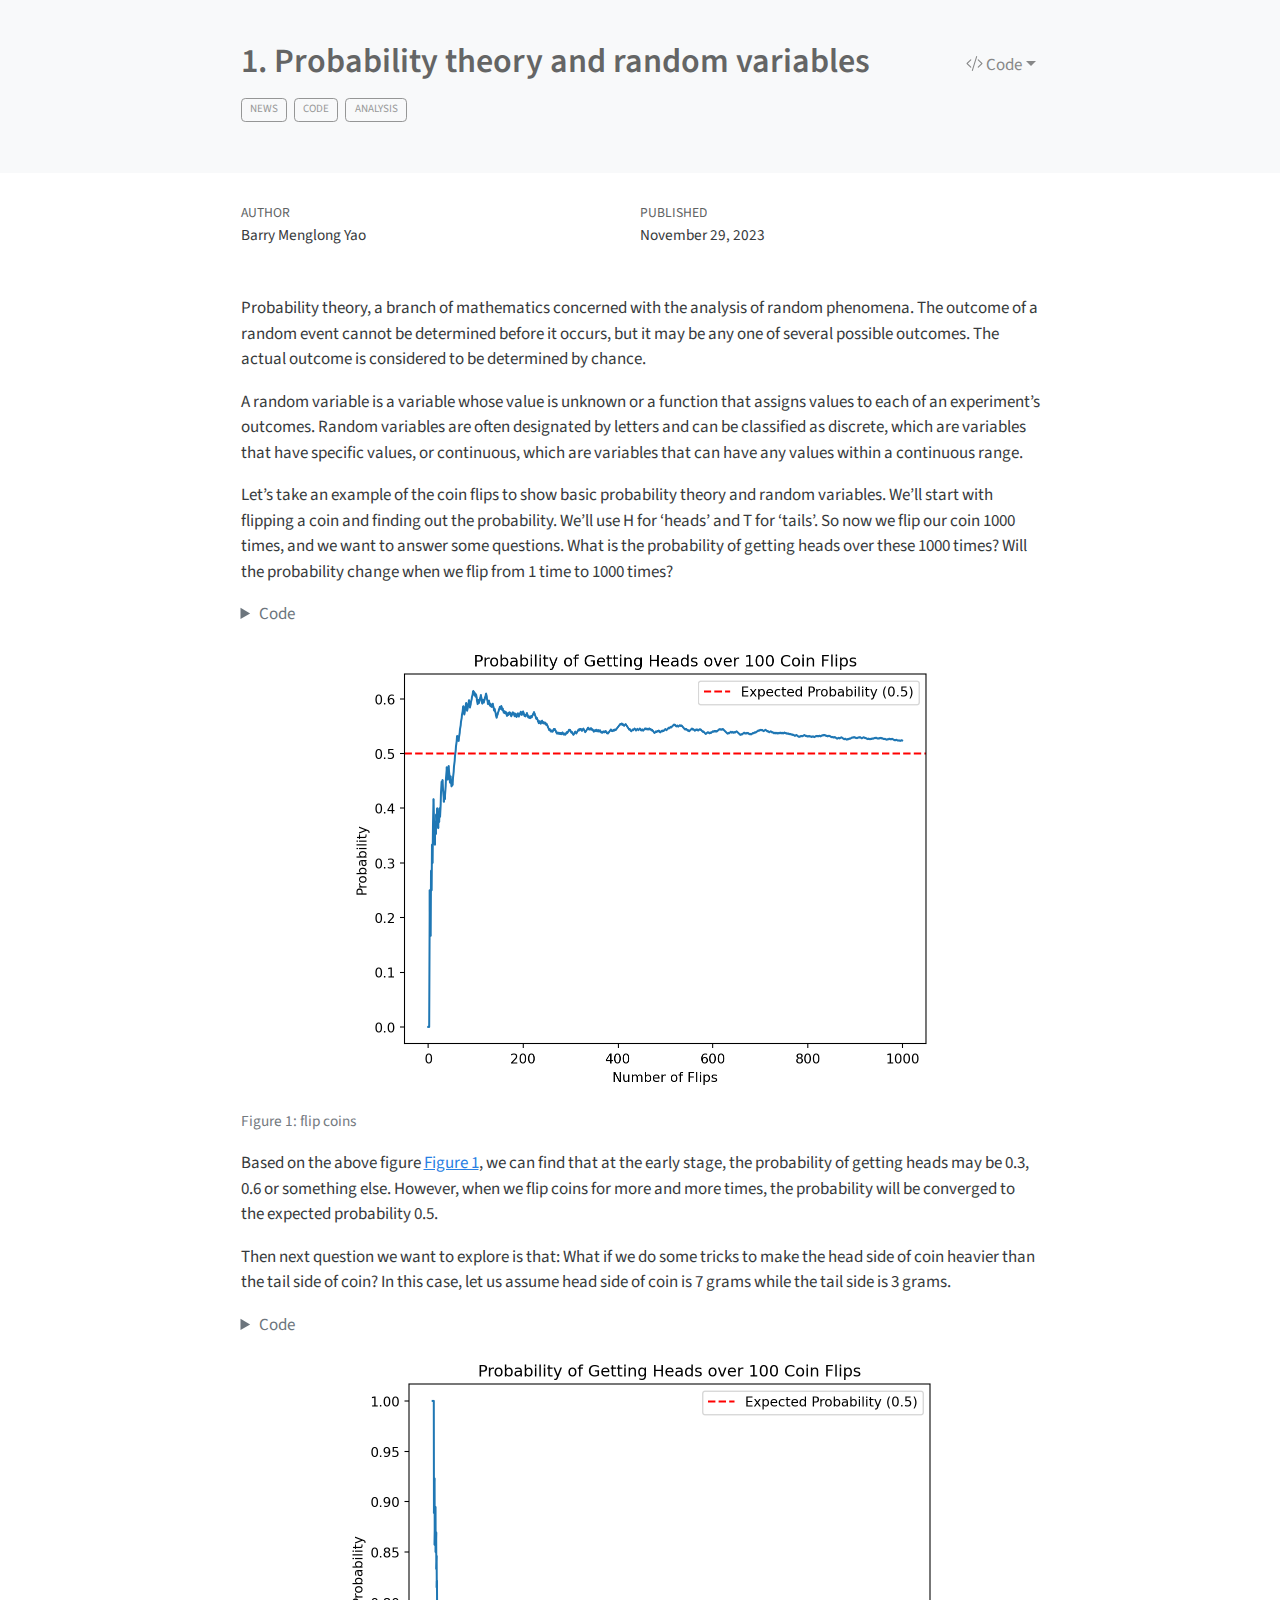
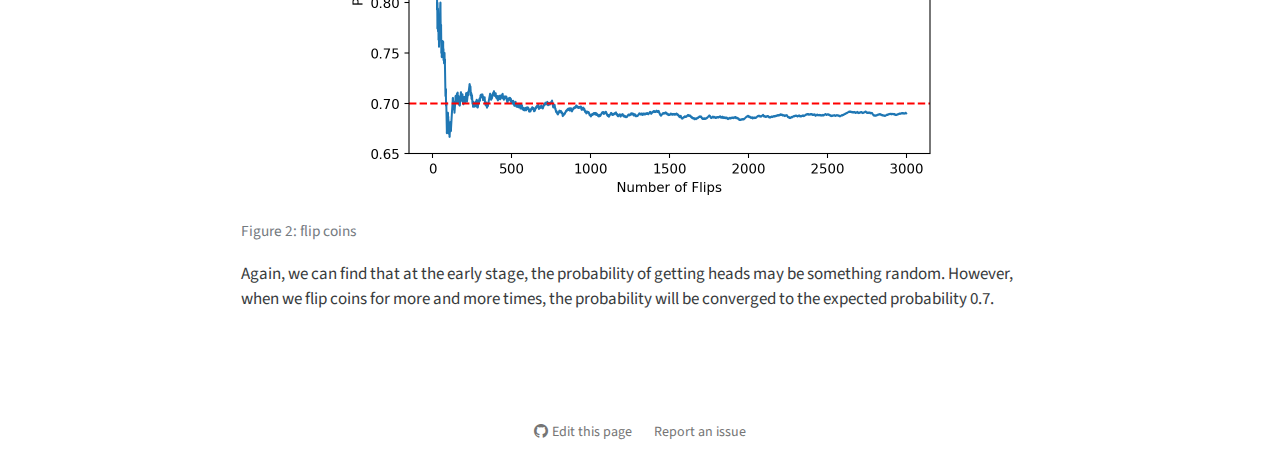
<file: docs/posts/1probability/index.html>
<!DOCTYPE html>
<html xmlns="http://www.w3.org/1999/xhtml" lang="en" xml:lang="en"><head>

<meta charset="utf-8">
<meta name="generator" content="quarto-1.3.450">

<meta name="viewport" content="width=device-width, initial-scale=1.0, user-scalable=yes">

<meta name="author" content="Barry Menglong Yao">
<meta name="dcterms.date" content="2023-11-29">

<title>course - 1. Probability theory and random variables</title>
<style>
code{white-space: pre-wrap;}
span.smallcaps{font-variant: small-caps;}
div.columns{display: flex; gap: min(4vw, 1.5em);}
div.column{flex: auto; overflow-x: auto;}
div.hanging-indent{margin-left: 1.5em; text-indent: -1.5em;}
ul.task-list{list-style: none;}
ul.task-list li input[type="checkbox"] {
  width: 0.8em;
  margin: 0 0.8em 0.2em -1em; /* quarto-specific, see https://github.com/quarto-dev/quarto-cli/issues/4556 */ 
  vertical-align: middle;
}
/* CSS for syntax highlighting */
pre > code.sourceCode { white-space: pre; position: relative; }
pre > code.sourceCode > span { display: inline-block; line-height: 1.25; }
pre > code.sourceCode > span:empty { height: 1.2em; }
.sourceCode { overflow: visible; }
code.sourceCode > span { color: inherit; text-decoration: inherit; }
div.sourceCode { margin: 1em 0; }
pre.sourceCode { margin: 0; }
@media screen {
div.sourceCode { overflow: auto; }
}
@media print {
pre > code.sourceCode { white-space: pre-wrap; }
pre > code.sourceCode > span { text-indent: -5em; padding-left: 5em; }
}
pre.numberSource code
  { counter-reset: source-line 0; }
pre.numberSource code > span
  { position: relative; left: -4em; counter-increment: source-line; }
pre.numberSource code > span > a:first-child::before
  { content: counter(source-line);
    position: relative; left: -1em; text-align: right; vertical-align: baseline;
    border: none; display: inline-block;
    -webkit-touch-callout: none; -webkit-user-select: none;
    -khtml-user-select: none; -moz-user-select: none;
    -ms-user-select: none; user-select: none;
    padding: 0 4px; width: 4em;
  }
pre.numberSource { margin-left: 3em;  padding-left: 4px; }
div.sourceCode
  {   }
@media screen {
pre > code.sourceCode > span > a:first-child::before { text-decoration: underline; }
}
</style>


<script src="../../site_libs/quarto-nav/quarto-nav.js"></script>
<script src="../../site_libs/clipboard/clipboard.min.js"></script>
<script src="../../site_libs/quarto-search/autocomplete.umd.js"></script>
<script src="../../site_libs/quarto-search/fuse.min.js"></script>
<script src="../../site_libs/quarto-search/quarto-search.js"></script>
<meta name="quarto:offset" content="../../">
<script src="../../site_libs/quarto-html/quarto.js"></script>
<script src="../../site_libs/quarto-html/popper.min.js"></script>
<script src="../../site_libs/quarto-html/tippy.umd.min.js"></script>
<script src="../../site_libs/quarto-html/anchor.min.js"></script>
<link href="../../site_libs/quarto-html/tippy.css" rel="stylesheet">
<link href="../../site_libs/quarto-html/quarto-syntax-highlighting.css" rel="stylesheet" id="quarto-text-highlighting-styles">
<script src="../../site_libs/bootstrap/bootstrap.min.js"></script>
<link href="../../site_libs/bootstrap/bootstrap-icons.css" rel="stylesheet">
<link href="../../site_libs/bootstrap/bootstrap.min.css" rel="stylesheet" id="quarto-bootstrap" data-mode="light">
<script id="quarto-search-options" type="application/json">{
  "location": "sidebar",
  "copy-button": false,
  "collapse-after": 3,
  "panel-placement": "start",
  "type": "textbox",
  "limit": 20,
  "language": {
    "search-no-results-text": "No results",
    "search-matching-documents-text": "matching documents",
    "search-copy-link-title": "Copy link to search",
    "search-hide-matches-text": "Hide additional matches",
    "search-more-match-text": "more match in this document",
    "search-more-matches-text": "more matches in this document",
    "search-clear-button-title": "Clear",
    "search-detached-cancel-button-title": "Cancel",
    "search-submit-button-title": "Submit",
    "search-label": "Search"
  }
}</script>


<link rel="stylesheet" href="../../styles.css">
</head>

<body class="fullcontent">

<div id="quarto-search-results"></div>
<!-- content -->
<header id="title-block-header" class="quarto-title-block default page-columns page-full">
  <div class="quarto-title-banner page-columns page-full">
    <div class="quarto-title column-body">
      <div class="quarto-title-block"><div><h1 class="title">1. Probability theory and random variables</h1><button type="button" class="btn code-tools-button dropdown-toggle" id="quarto-code-tools-menu" data-bs-toggle="dropdown" aria-expanded="false"><i class="bi"></i> Code</button><ul class="dropdown-menu dropdown-menu-end" aria-labelelledby="quarto-code-tools-menu"><li><a id="quarto-show-all-code" class="dropdown-item" href="javascript:void(0)" role="button">Show All Code</a></li><li><a id="quarto-hide-all-code" class="dropdown-item" href="javascript:void(0)" role="button">Hide All Code</a></li><li><hr class="dropdown-divider"></li><li><a id="quarto-view-source" class="dropdown-item" href="javascript:void(0)" role="button">View Source</a></li></ul></div></div>
                                <div class="quarto-categories">
                <div class="quarto-category">news</div>
                <div class="quarto-category">code</div>
                <div class="quarto-category">analysis</div>
              </div>
                  </div>
  </div>
    
  
  <div class="quarto-title-meta">

      <div>
      <div class="quarto-title-meta-heading">Author</div>
      <div class="quarto-title-meta-contents">
               <p>Barry Menglong Yao </p>
            </div>
    </div>
      
      <div>
      <div class="quarto-title-meta-heading">Published</div>
      <div class="quarto-title-meta-contents">
        <p class="date">November 29, 2023</p>
      </div>
    </div>
    
      
    </div>
    
  
  </header><div id="quarto-content" class="quarto-container page-columns page-rows-contents page-layout-article">
<!-- sidebar -->
<!-- margin-sidebar -->
    
<!-- main -->
<main class="content quarto-banner-title-block" id="quarto-document-content">




<p>Probability theory, a branch of mathematics concerned with the analysis of random phenomena. The outcome of a random event cannot be determined before it occurs, but it may be any one of several possible outcomes. The actual outcome is considered to be determined by chance.</p>
<p>A random variable is a variable whose value is unknown or a function that assigns values to each of an experiment’s outcomes. Random variables are often designated by letters and can be classified as discrete, which are variables that have specific values, or continuous, which are variables that can have any values within a continuous range.</p>
<p>Let’s take an example of the coin flips to show basic probability theory and random variables. We’ll start with flipping a coin and finding out the probability. We’ll use H for ‘heads’ and T for ‘tails’. So now we flip our coin 1000 times, and we want to answer some questions. What is the probability of getting heads over these 1000 times? Will the probability change when we flip from 1 time to 1000 times?</p>
<div class="cell" data-execution_count="1">
<details>
<summary>Code</summary>
<div class="sourceCode cell-code" id="cb1"><pre class="sourceCode python code-with-copy"><code class="sourceCode python"><span id="cb1-1"><a href="#cb1-1" aria-hidden="true" tabindex="-1"></a><span class="im">import</span> numpy <span class="im">as</span> np</span>
<span id="cb1-2"><a href="#cb1-2" aria-hidden="true" tabindex="-1"></a><span class="im">import</span> matplotlib.pyplot <span class="im">as</span> plt</span>
<span id="cb1-3"><a href="#cb1-3" aria-hidden="true" tabindex="-1"></a></span>
<span id="cb1-4"><a href="#cb1-4" aria-hidden="true" tabindex="-1"></a><span class="kw">def</span> simulate_coin_flips(num_flips):</span>
<span id="cb1-5"><a href="#cb1-5" aria-hidden="true" tabindex="-1"></a>    outcomes <span class="op">=</span> np.random.choice([<span class="st">'Heads'</span>, <span class="st">'Tails'</span>], size<span class="op">=</span>num_flips)</span>
<span id="cb1-6"><a href="#cb1-6" aria-hidden="true" tabindex="-1"></a>    head_count <span class="op">=</span> np.cumsum(outcomes <span class="op">==</span> <span class="st">'Heads'</span>)</span>
<span id="cb1-7"><a href="#cb1-7" aria-hidden="true" tabindex="-1"></a>    probabilities <span class="op">=</span> head_count <span class="op">/</span> np.arange(<span class="dv">1</span>, num_flips <span class="op">+</span> <span class="dv">1</span>)</span>
<span id="cb1-8"><a href="#cb1-8" aria-hidden="true" tabindex="-1"></a>    <span class="cf">return</span> probabilities</span>
<span id="cb1-9"><a href="#cb1-9" aria-hidden="true" tabindex="-1"></a></span>
<span id="cb1-10"><a href="#cb1-10" aria-hidden="true" tabindex="-1"></a><span class="kw">def</span> plot_probability_change(probabilities):</span>
<span id="cb1-11"><a href="#cb1-11" aria-hidden="true" tabindex="-1"></a>    plt.plot(probabilities)</span>
<span id="cb1-12"><a href="#cb1-12" aria-hidden="true" tabindex="-1"></a>    plt.title(<span class="st">'Probability of Getting Heads over 100 Coin Flips'</span>)</span>
<span id="cb1-13"><a href="#cb1-13" aria-hidden="true" tabindex="-1"></a>    plt.xlabel(<span class="st">'Number of Flips'</span>)</span>
<span id="cb1-14"><a href="#cb1-14" aria-hidden="true" tabindex="-1"></a>    plt.ylabel(<span class="st">'Probability'</span>)</span>
<span id="cb1-15"><a href="#cb1-15" aria-hidden="true" tabindex="-1"></a>    plt.axhline(<span class="fl">0.5</span>, color<span class="op">=</span><span class="st">'red'</span>, linestyle<span class="op">=</span><span class="st">'--'</span>, label<span class="op">=</span><span class="st">'Expected Probability (0.5)'</span>)</span>
<span id="cb1-16"><a href="#cb1-16" aria-hidden="true" tabindex="-1"></a>    plt.legend()</span>
<span id="cb1-17"><a href="#cb1-17" aria-hidden="true" tabindex="-1"></a>    plt.show()</span>
<span id="cb1-18"><a href="#cb1-18" aria-hidden="true" tabindex="-1"></a></span>
<span id="cb1-19"><a href="#cb1-19" aria-hidden="true" tabindex="-1"></a><span class="co"># Simulate coin flips and plot the results</span></span>
<span id="cb1-20"><a href="#cb1-20" aria-hidden="true" tabindex="-1"></a>num_flips <span class="op">=</span> <span class="dv">1000</span></span>
<span id="cb1-21"><a href="#cb1-21" aria-hidden="true" tabindex="-1"></a>probabilities <span class="op">=</span> simulate_coin_flips(num_flips)</span>
<span id="cb1-22"><a href="#cb1-22" aria-hidden="true" tabindex="-1"></a>plot_probability_change(probabilities)</span></code><button title="Copy to Clipboard" class="code-copy-button"><i class="bi"></i></button></pre></div>
</details>
<div class="cell-output cell-output-display">
<div id="fig-coin" class="quarto-figure quarto-figure-center anchored">
<figure class="figure">
<p><img src="index_files/figure-html/fig-coin-output-1.png" width="589" height="449" class="figure-img"></p>
<figcaption class="figure-caption">Figure&nbsp;1: flip coins</figcaption>
</figure>
</div>
</div>
</div>
<p>Based on the above figure <a href="#fig-coin">Figure&nbsp;1</a>, we can find that at the early stage, the probability of getting heads may be 0.3, 0.6 or something else. However, when we flip coins for more and more times, the probability will be converged to the expected probability 0.5.</p>
<p>Then next question we want to explore is that: What if we do some tricks to make the head side of coin heavier than the tail side of coin? In this case, let us assume head side of coin is 7 grams while the tail side is 3 grams.</p>
<div class="cell" data-execution_count="2">
<details>
<summary>Code</summary>
<div class="sourceCode cell-code" id="cb2"><pre class="sourceCode python code-with-copy"><code class="sourceCode python"><span id="cb2-1"><a href="#cb2-1" aria-hidden="true" tabindex="-1"></a><span class="im">import</span> numpy <span class="im">as</span> np</span>
<span id="cb2-2"><a href="#cb2-2" aria-hidden="true" tabindex="-1"></a><span class="im">import</span> matplotlib.pyplot <span class="im">as</span> plt</span>
<span id="cb2-3"><a href="#cb2-3" aria-hidden="true" tabindex="-1"></a></span>
<span id="cb2-4"><a href="#cb2-4" aria-hidden="true" tabindex="-1"></a><span class="kw">def</span> simulate_coin_flips(num_flips):</span>
<span id="cb2-5"><a href="#cb2-5" aria-hidden="true" tabindex="-1"></a>    outcomes <span class="op">=</span> np.random.choice([<span class="st">'Heads'</span>, <span class="st">'Tails'</span>], size<span class="op">=</span>num_flips,p<span class="op">=</span>[<span class="fl">0.7</span>,<span class="fl">0.3</span>])</span>
<span id="cb2-6"><a href="#cb2-6" aria-hidden="true" tabindex="-1"></a>    head_count <span class="op">=</span> np.cumsum(outcomes <span class="op">==</span> <span class="st">'Heads'</span>)</span>
<span id="cb2-7"><a href="#cb2-7" aria-hidden="true" tabindex="-1"></a>    probabilities <span class="op">=</span> head_count <span class="op">/</span> np.arange(<span class="dv">1</span>, num_flips <span class="op">+</span> <span class="dv">1</span>)</span>
<span id="cb2-8"><a href="#cb2-8" aria-hidden="true" tabindex="-1"></a>    <span class="cf">return</span> probabilities</span>
<span id="cb2-9"><a href="#cb2-9" aria-hidden="true" tabindex="-1"></a></span>
<span id="cb2-10"><a href="#cb2-10" aria-hidden="true" tabindex="-1"></a><span class="kw">def</span> plot_probability_change(probabilities):</span>
<span id="cb2-11"><a href="#cb2-11" aria-hidden="true" tabindex="-1"></a>    plt.plot(probabilities)</span>
<span id="cb2-12"><a href="#cb2-12" aria-hidden="true" tabindex="-1"></a>    plt.title(<span class="st">'Probability of Getting Heads over 100 Coin Flips'</span>)</span>
<span id="cb2-13"><a href="#cb2-13" aria-hidden="true" tabindex="-1"></a>    plt.xlabel(<span class="st">'Number of Flips'</span>)</span>
<span id="cb2-14"><a href="#cb2-14" aria-hidden="true" tabindex="-1"></a>    plt.ylabel(<span class="st">'Probability'</span>)</span>
<span id="cb2-15"><a href="#cb2-15" aria-hidden="true" tabindex="-1"></a>    plt.axhline(<span class="fl">0.7</span>, color<span class="op">=</span><span class="st">'red'</span>, linestyle<span class="op">=</span><span class="st">'--'</span>, label<span class="op">=</span><span class="st">'Expected Probability (0.5)'</span>)</span>
<span id="cb2-16"><a href="#cb2-16" aria-hidden="true" tabindex="-1"></a>    plt.legend()</span>
<span id="cb2-17"><a href="#cb2-17" aria-hidden="true" tabindex="-1"></a>    plt.show()</span>
<span id="cb2-18"><a href="#cb2-18" aria-hidden="true" tabindex="-1"></a></span>
<span id="cb2-19"><a href="#cb2-19" aria-hidden="true" tabindex="-1"></a><span class="co"># Simulate coin flips and plot the results</span></span>
<span id="cb2-20"><a href="#cb2-20" aria-hidden="true" tabindex="-1"></a>num_flips <span class="op">=</span> <span class="dv">3000</span></span>
<span id="cb2-21"><a href="#cb2-21" aria-hidden="true" tabindex="-1"></a>probabilities <span class="op">=</span> simulate_coin_flips(num_flips)</span>
<span id="cb2-22"><a href="#cb2-22" aria-hidden="true" tabindex="-1"></a>plot_probability_change(probabilities)</span></code><button title="Copy to Clipboard" class="code-copy-button"><i class="bi"></i></button></pre></div>
</details>
<div class="cell-output cell-output-display">
<div id="fig-coin2" class="quarto-figure quarto-figure-center anchored">
<figure class="figure">
<p><img src="index_files/figure-html/fig-coin2-output-1.png" width="597" height="449" class="figure-img"></p>
<figcaption class="figure-caption">Figure&nbsp;2: flip coins</figcaption>
</figure>
</div>
</div>
</div>
<p>Again, we can find that at the early stage, the probability of getting heads may be something random. However, when we flip coins for more and more times, the probability will be converged to the expected probability 0.7.</p>


<!-- -->


</main> <!-- /main -->
<script id="quarto-html-after-body" type="application/javascript">
window.document.addEventListener("DOMContentLoaded", function (event) {
  const toggleBodyColorMode = (bsSheetEl) => {
    const mode = bsSheetEl.getAttribute("data-mode");
    const bodyEl = window.document.querySelector("body");
    if (mode === "dark") {
      bodyEl.classList.add("quarto-dark");
      bodyEl.classList.remove("quarto-light");
    } else {
      bodyEl.classList.add("quarto-light");
      bodyEl.classList.remove("quarto-dark");
    }
  }
  const toggleBodyColorPrimary = () => {
    const bsSheetEl = window.document.querySelector("link#quarto-bootstrap");
    if (bsSheetEl) {
      toggleBodyColorMode(bsSheetEl);
    }
  }
  toggleBodyColorPrimary();  
  const icon = "";
  const anchorJS = new window.AnchorJS();
  anchorJS.options = {
    placement: 'right',
    icon: icon
  };
  anchorJS.add('.anchored');
  const isCodeAnnotation = (el) => {
    for (const clz of el.classList) {
      if (clz.startsWith('code-annotation-')) {                     
        return true;
      }
    }
    return false;
  }
  const clipboard = new window.ClipboardJS('.code-copy-button', {
    text: function(trigger) {
      const codeEl = trigger.previousElementSibling.cloneNode(true);
      for (const childEl of codeEl.children) {
        if (isCodeAnnotation(childEl)) {
          childEl.remove();
        }
      }
      return codeEl.innerText;
    }
  });
  clipboard.on('success', function(e) {
    // button target
    const button = e.trigger;
    // don't keep focus
    button.blur();
    // flash "checked"
    button.classList.add('code-copy-button-checked');
    var currentTitle = button.getAttribute("title");
    button.setAttribute("title", "Copied!");
    let tooltip;
    if (window.bootstrap) {
      button.setAttribute("data-bs-toggle", "tooltip");
      button.setAttribute("data-bs-placement", "left");
      button.setAttribute("data-bs-title", "Copied!");
      tooltip = new bootstrap.Tooltip(button, 
        { trigger: "manual", 
          customClass: "code-copy-button-tooltip",
          offset: [0, -8]});
      tooltip.show();    
    }
    setTimeout(function() {
      if (tooltip) {
        tooltip.hide();
        button.removeAttribute("data-bs-title");
        button.removeAttribute("data-bs-toggle");
        button.removeAttribute("data-bs-placement");
      }
      button.setAttribute("title", currentTitle);
      button.classList.remove('code-copy-button-checked');
    }, 1000);
    // clear code selection
    e.clearSelection();
  });
  const viewSource = window.document.getElementById('quarto-view-source') ||
                     window.document.getElementById('quarto-code-tools-source');
  if (viewSource) {
    const sourceUrl = viewSource.getAttribute("data-quarto-source-url");
    viewSource.addEventListener("click", function(e) {
      if (sourceUrl) {
        // rstudio viewer pane
        if (/\bcapabilities=\b/.test(window.location)) {
          window.open(sourceUrl);
        } else {
          window.location.href = sourceUrl;
        }
      } else {
        const modal = new bootstrap.Modal(document.getElementById('quarto-embedded-source-code-modal'));
        modal.show();
      }
      return false;
    });
  }
  function toggleCodeHandler(show) {
    return function(e) {
      const detailsSrc = window.document.querySelectorAll(".cell > details > .sourceCode");
      for (let i=0; i<detailsSrc.length; i++) {
        const details = detailsSrc[i].parentElement;
        if (show) {
          details.open = true;
        } else {
          details.removeAttribute("open");
        }
      }
      const cellCodeDivs = window.document.querySelectorAll(".cell > .sourceCode");
      const fromCls = show ? "hidden" : "unhidden";
      const toCls = show ? "unhidden" : "hidden";
      for (let i=0; i<cellCodeDivs.length; i++) {
        const codeDiv = cellCodeDivs[i];
        if (codeDiv.classList.contains(fromCls)) {
          codeDiv.classList.remove(fromCls);
          codeDiv.classList.add(toCls);
        } 
      }
      return false;
    }
  }
  const hideAllCode = window.document.getElementById("quarto-hide-all-code");
  if (hideAllCode) {
    hideAllCode.addEventListener("click", toggleCodeHandler(false));
  }
  const showAllCode = window.document.getElementById("quarto-show-all-code");
  if (showAllCode) {
    showAllCode.addEventListener("click", toggleCodeHandler(true));
  }
  function tippyHover(el, contentFn) {
    const config = {
      allowHTML: true,
      content: contentFn,
      maxWidth: 500,
      delay: 100,
      arrow: false,
      appendTo: function(el) {
          return el.parentElement;
      },
      interactive: true,
      interactiveBorder: 10,
      theme: 'quarto',
      placement: 'bottom-start'
    };
    window.tippy(el, config); 
  }
  const noterefs = window.document.querySelectorAll('a[role="doc-noteref"]');
  for (var i=0; i<noterefs.length; i++) {
    const ref = noterefs[i];
    tippyHover(ref, function() {
      // use id or data attribute instead here
      let href = ref.getAttribute('data-footnote-href') || ref.getAttribute('href');
      try { href = new URL(href).hash; } catch {}
      const id = href.replace(/^#\/?/, "");
      const note = window.document.getElementById(id);
      return note.innerHTML;
    });
  }
      let selectedAnnoteEl;
      const selectorForAnnotation = ( cell, annotation) => {
        let cellAttr = 'data-code-cell="' + cell + '"';
        let lineAttr = 'data-code-annotation="' +  annotation + '"';
        const selector = 'span[' + cellAttr + '][' + lineAttr + ']';
        return selector;
      }
      const selectCodeLines = (annoteEl) => {
        const doc = window.document;
        const targetCell = annoteEl.getAttribute("data-target-cell");
        const targetAnnotation = annoteEl.getAttribute("data-target-annotation");
        const annoteSpan = window.document.querySelector(selectorForAnnotation(targetCell, targetAnnotation));
        const lines = annoteSpan.getAttribute("data-code-lines").split(",");
        const lineIds = lines.map((line) => {
          return targetCell + "-" + line;
        })
        let top = null;
        let height = null;
        let parent = null;
        if (lineIds.length > 0) {
            //compute the position of the single el (top and bottom and make a div)
            const el = window.document.getElementById(lineIds[0]);
            top = el.offsetTop;
            height = el.offsetHeight;
            parent = el.parentElement.parentElement;
          if (lineIds.length > 1) {
            const lastEl = window.document.getElementById(lineIds[lineIds.length - 1]);
            const bottom = lastEl.offsetTop + lastEl.offsetHeight;
            height = bottom - top;
          }
          if (top !== null && height !== null && parent !== null) {
            // cook up a div (if necessary) and position it 
            let div = window.document.getElementById("code-annotation-line-highlight");
            if (div === null) {
              div = window.document.createElement("div");
              div.setAttribute("id", "code-annotation-line-highlight");
              div.style.position = 'absolute';
              parent.appendChild(div);
            }
            div.style.top = top - 2 + "px";
            div.style.height = height + 4 + "px";
            let gutterDiv = window.document.getElementById("code-annotation-line-highlight-gutter");
            if (gutterDiv === null) {
              gutterDiv = window.document.createElement("div");
              gutterDiv.setAttribute("id", "code-annotation-line-highlight-gutter");
              gutterDiv.style.position = 'absolute';
              const codeCell = window.document.getElementById(targetCell);
              const gutter = codeCell.querySelector('.code-annotation-gutter');
              gutter.appendChild(gutterDiv);
            }
            gutterDiv.style.top = top - 2 + "px";
            gutterDiv.style.height = height + 4 + "px";
          }
          selectedAnnoteEl = annoteEl;
        }
      };
      const unselectCodeLines = () => {
        const elementsIds = ["code-annotation-line-highlight", "code-annotation-line-highlight-gutter"];
        elementsIds.forEach((elId) => {
          const div = window.document.getElementById(elId);
          if (div) {
            div.remove();
          }
        });
        selectedAnnoteEl = undefined;
      };
      // Attach click handler to the DT
      const annoteDls = window.document.querySelectorAll('dt[data-target-cell]');
      for (const annoteDlNode of annoteDls) {
        annoteDlNode.addEventListener('click', (event) => {
          const clickedEl = event.target;
          if (clickedEl !== selectedAnnoteEl) {
            unselectCodeLines();
            const activeEl = window.document.querySelector('dt[data-target-cell].code-annotation-active');
            if (activeEl) {
              activeEl.classList.remove('code-annotation-active');
            }
            selectCodeLines(clickedEl);
            clickedEl.classList.add('code-annotation-active');
          } else {
            // Unselect the line
            unselectCodeLines();
            clickedEl.classList.remove('code-annotation-active');
          }
        });
      }
  const findCites = (el) => {
    const parentEl = el.parentElement;
    if (parentEl) {
      const cites = parentEl.dataset.cites;
      if (cites) {
        return {
          el,
          cites: cites.split(' ')
        };
      } else {
        return findCites(el.parentElement)
      }
    } else {
      return undefined;
    }
  };
  var bibliorefs = window.document.querySelectorAll('a[role="doc-biblioref"]');
  for (var i=0; i<bibliorefs.length; i++) {
    const ref = bibliorefs[i];
    const citeInfo = findCites(ref);
    if (citeInfo) {
      tippyHover(citeInfo.el, function() {
        var popup = window.document.createElement('div');
        citeInfo.cites.forEach(function(cite) {
          var citeDiv = window.document.createElement('div');
          citeDiv.classList.add('hanging-indent');
          citeDiv.classList.add('csl-entry');
          var biblioDiv = window.document.getElementById('ref-' + cite);
          if (biblioDiv) {
            citeDiv.innerHTML = biblioDiv.innerHTML;
          }
          popup.appendChild(citeDiv);
        });
        return popup.innerHTML;
      });
    }
  }
});
</script><div class="modal fade" id="quarto-embedded-source-code-modal" tabindex="-1" aria-labelledby="quarto-embedded-source-code-modal-label" aria-hidden="true"><div class="modal-dialog modal-dialog-scrollable"><div class="modal-content"><div class="modal-header"><h5 class="modal-title" id="quarto-embedded-source-code-modal-label">Source Code</h5><button class="btn-close" data-bs-dismiss="modal"></button></div><div class="modal-body"><div class="">
<div class="sourceCode" id="cb3" data-shortcodes="false"><pre class="sourceCode markdown code-with-copy"><code class="sourceCode markdown"><span id="cb3-1"><a href="#cb3-1" aria-hidden="true" tabindex="-1"></a><span class="co">---</span></span>
<span id="cb3-2"><a href="#cb3-2" aria-hidden="true" tabindex="-1"></a><span class="an">title:</span><span class="co"> 1. Probability theory and random variables</span></span>
<span id="cb3-3"><a href="#cb3-3" aria-hidden="true" tabindex="-1"></a><span class="an">author:</span><span class="co"> Barry Menglong Yao</span></span>
<span id="cb3-4"><a href="#cb3-4" aria-hidden="true" tabindex="-1"></a><span class="an">date:</span><span class="co"> '2023-11-29'</span></span>
<span id="cb3-5"><a href="#cb3-5" aria-hidden="true" tabindex="-1"></a><span class="an">format:</span></span>
<span id="cb3-6"><a href="#cb3-6" aria-hidden="true" tabindex="-1"></a><span class="co">  html:</span></span>
<span id="cb3-7"><a href="#cb3-7" aria-hidden="true" tabindex="-1"></a><span class="co">    code-fold: true</span></span>
<span id="cb3-8"><a href="#cb3-8" aria-hidden="true" tabindex="-1"></a><span class="co">    code-tools: true</span></span>
<span id="cb3-9"><a href="#cb3-9" aria-hidden="true" tabindex="-1"></a><span class="an">categories:</span></span>
<span id="cb3-10"><a href="#cb3-10" aria-hidden="true" tabindex="-1"></a><span class="co">  - news</span></span>
<span id="cb3-11"><a href="#cb3-11" aria-hidden="true" tabindex="-1"></a><span class="co">  - code</span></span>
<span id="cb3-12"><a href="#cb3-12" aria-hidden="true" tabindex="-1"></a><span class="co">  - analysis</span></span>
<span id="cb3-13"><a href="#cb3-13" aria-hidden="true" tabindex="-1"></a><span class="an">jupyter:</span><span class="co"> python3</span></span>
<span id="cb3-14"><a href="#cb3-14" aria-hidden="true" tabindex="-1"></a><span class="co">---</span></span>
<span id="cb3-15"><a href="#cb3-15" aria-hidden="true" tabindex="-1"></a></span>
<span id="cb3-16"><a href="#cb3-16" aria-hidden="true" tabindex="-1"></a></span>
<span id="cb3-17"><a href="#cb3-17" aria-hidden="true" tabindex="-1"></a>Probability theory, a branch of mathematics concerned with the analysis of random phenomena. The outcome of a random event cannot be determined before it occurs, but it may be any one of several possible outcomes. The actual outcome is considered to be determined by chance.</span>
<span id="cb3-18"><a href="#cb3-18" aria-hidden="true" tabindex="-1"></a></span>
<span id="cb3-19"><a href="#cb3-19" aria-hidden="true" tabindex="-1"></a>A random variable is a variable whose value is unknown or a function that assigns values to each of an experiment's outcomes. Random variables are often designated by letters and can be classified as discrete, which are variables that have specific values, or continuous, which are variables that can have any values within a continuous range.</span>
<span id="cb3-20"><a href="#cb3-20" aria-hidden="true" tabindex="-1"></a></span>
<span id="cb3-21"><a href="#cb3-21" aria-hidden="true" tabindex="-1"></a>Let’s take an example of the coin flips to show basic probability theory and random variables. We’ll start with flipping a coin and finding out the probability. We’ll use H for ‘heads’ and T for ‘tails’. </span>
<span id="cb3-22"><a href="#cb3-22" aria-hidden="true" tabindex="-1"></a>So now we flip our coin 1000 times, and we want to answer some questions. What is the probability of getting heads over these 1000 times? Will the probability change when we flip from 1 time to 1000 times?</span>
<span id="cb3-23"><a href="#cb3-23" aria-hidden="true" tabindex="-1"></a></span>
<span id="cb3-24"><a href="#cb3-24" aria-hidden="true" tabindex="-1"></a></span>
<span id="cb3-27"><a href="#cb3-27" aria-hidden="true" tabindex="-1"></a><span class="in">```{python}</span></span>
<span id="cb3-28"><a href="#cb3-28" aria-hidden="true" tabindex="-1"></a><span class="co">#| label: fig-coin</span></span>
<span id="cb3-29"><a href="#cb3-29" aria-hidden="true" tabindex="-1"></a><span class="co">#| fig-cap: flip coins</span></span>
<span id="cb3-30"><a href="#cb3-30" aria-hidden="true" tabindex="-1"></a></span>
<span id="cb3-31"><a href="#cb3-31" aria-hidden="true" tabindex="-1"></a><span class="im">import</span> numpy <span class="im">as</span> np</span>
<span id="cb3-32"><a href="#cb3-32" aria-hidden="true" tabindex="-1"></a><span class="im">import</span> matplotlib.pyplot <span class="im">as</span> plt</span>
<span id="cb3-33"><a href="#cb3-33" aria-hidden="true" tabindex="-1"></a></span>
<span id="cb3-34"><a href="#cb3-34" aria-hidden="true" tabindex="-1"></a><span class="kw">def</span> simulate_coin_flips(num_flips):</span>
<span id="cb3-35"><a href="#cb3-35" aria-hidden="true" tabindex="-1"></a>    outcomes <span class="op">=</span> np.random.choice([<span class="st">'Heads'</span>, <span class="st">'Tails'</span>], size<span class="op">=</span>num_flips)</span>
<span id="cb3-36"><a href="#cb3-36" aria-hidden="true" tabindex="-1"></a>    head_count <span class="op">=</span> np.cumsum(outcomes <span class="op">==</span> <span class="st">'Heads'</span>)</span>
<span id="cb3-37"><a href="#cb3-37" aria-hidden="true" tabindex="-1"></a>    probabilities <span class="op">=</span> head_count <span class="op">/</span> np.arange(<span class="dv">1</span>, num_flips <span class="op">+</span> <span class="dv">1</span>)</span>
<span id="cb3-38"><a href="#cb3-38" aria-hidden="true" tabindex="-1"></a>    <span class="cf">return</span> probabilities</span>
<span id="cb3-39"><a href="#cb3-39" aria-hidden="true" tabindex="-1"></a></span>
<span id="cb3-40"><a href="#cb3-40" aria-hidden="true" tabindex="-1"></a><span class="kw">def</span> plot_probability_change(probabilities):</span>
<span id="cb3-41"><a href="#cb3-41" aria-hidden="true" tabindex="-1"></a>    plt.plot(probabilities)</span>
<span id="cb3-42"><a href="#cb3-42" aria-hidden="true" tabindex="-1"></a>    plt.title(<span class="st">'Probability of Getting Heads over 100 Coin Flips'</span>)</span>
<span id="cb3-43"><a href="#cb3-43" aria-hidden="true" tabindex="-1"></a>    plt.xlabel(<span class="st">'Number of Flips'</span>)</span>
<span id="cb3-44"><a href="#cb3-44" aria-hidden="true" tabindex="-1"></a>    plt.ylabel(<span class="st">'Probability'</span>)</span>
<span id="cb3-45"><a href="#cb3-45" aria-hidden="true" tabindex="-1"></a>    plt.axhline(<span class="fl">0.5</span>, color<span class="op">=</span><span class="st">'red'</span>, linestyle<span class="op">=</span><span class="st">'--'</span>, label<span class="op">=</span><span class="st">'Expected Probability (0.5)'</span>)</span>
<span id="cb3-46"><a href="#cb3-46" aria-hidden="true" tabindex="-1"></a>    plt.legend()</span>
<span id="cb3-47"><a href="#cb3-47" aria-hidden="true" tabindex="-1"></a>    plt.show()</span>
<span id="cb3-48"><a href="#cb3-48" aria-hidden="true" tabindex="-1"></a></span>
<span id="cb3-49"><a href="#cb3-49" aria-hidden="true" tabindex="-1"></a><span class="co"># Simulate coin flips and plot the results</span></span>
<span id="cb3-50"><a href="#cb3-50" aria-hidden="true" tabindex="-1"></a>num_flips <span class="op">=</span> <span class="dv">1000</span></span>
<span id="cb3-51"><a href="#cb3-51" aria-hidden="true" tabindex="-1"></a>probabilities <span class="op">=</span> simulate_coin_flips(num_flips)</span>
<span id="cb3-52"><a href="#cb3-52" aria-hidden="true" tabindex="-1"></a>plot_probability_change(probabilities)</span>
<span id="cb3-53"><a href="#cb3-53" aria-hidden="true" tabindex="-1"></a><span class="in">```</span></span>
<span id="cb3-54"><a href="#cb3-54" aria-hidden="true" tabindex="-1"></a></span>
<span id="cb3-55"><a href="#cb3-55" aria-hidden="true" tabindex="-1"></a>Based on the above figure @fig-coin, we can find that at the early stage, the probability of getting heads may be 0.3, 0.6 or something else. However, when we flip coins for more and more times, the probability will be converged to the expected probability 0.5.</span>
<span id="cb3-56"><a href="#cb3-56" aria-hidden="true" tabindex="-1"></a></span>
<span id="cb3-57"><a href="#cb3-57" aria-hidden="true" tabindex="-1"></a>Then next question we want to explore is that: What if we do some tricks to make the head side of coin heavier than the tail side of coin? In this case, let us assume head side of coin is 7 grams while the tail side is 3 grams.</span>
<span id="cb3-58"><a href="#cb3-58" aria-hidden="true" tabindex="-1"></a></span>
<span id="cb3-61"><a href="#cb3-61" aria-hidden="true" tabindex="-1"></a><span class="in">```{python}</span></span>
<span id="cb3-62"><a href="#cb3-62" aria-hidden="true" tabindex="-1"></a><span class="co">#| label: fig-coin2</span></span>
<span id="cb3-63"><a href="#cb3-63" aria-hidden="true" tabindex="-1"></a><span class="co">#| fig-cap: flip coins</span></span>
<span id="cb3-64"><a href="#cb3-64" aria-hidden="true" tabindex="-1"></a><span class="im">import</span> numpy <span class="im">as</span> np</span>
<span id="cb3-65"><a href="#cb3-65" aria-hidden="true" tabindex="-1"></a><span class="im">import</span> matplotlib.pyplot <span class="im">as</span> plt</span>
<span id="cb3-66"><a href="#cb3-66" aria-hidden="true" tabindex="-1"></a></span>
<span id="cb3-67"><a href="#cb3-67" aria-hidden="true" tabindex="-1"></a><span class="kw">def</span> simulate_coin_flips(num_flips):</span>
<span id="cb3-68"><a href="#cb3-68" aria-hidden="true" tabindex="-1"></a>    outcomes <span class="op">=</span> np.random.choice([<span class="st">'Heads'</span>, <span class="st">'Tails'</span>], size<span class="op">=</span>num_flips,p<span class="op">=</span>[<span class="fl">0.7</span>,<span class="fl">0.3</span>])</span>
<span id="cb3-69"><a href="#cb3-69" aria-hidden="true" tabindex="-1"></a>    head_count <span class="op">=</span> np.cumsum(outcomes <span class="op">==</span> <span class="st">'Heads'</span>)</span>
<span id="cb3-70"><a href="#cb3-70" aria-hidden="true" tabindex="-1"></a>    probabilities <span class="op">=</span> head_count <span class="op">/</span> np.arange(<span class="dv">1</span>, num_flips <span class="op">+</span> <span class="dv">1</span>)</span>
<span id="cb3-71"><a href="#cb3-71" aria-hidden="true" tabindex="-1"></a>    <span class="cf">return</span> probabilities</span>
<span id="cb3-72"><a href="#cb3-72" aria-hidden="true" tabindex="-1"></a></span>
<span id="cb3-73"><a href="#cb3-73" aria-hidden="true" tabindex="-1"></a><span class="kw">def</span> plot_probability_change(probabilities):</span>
<span id="cb3-74"><a href="#cb3-74" aria-hidden="true" tabindex="-1"></a>    plt.plot(probabilities)</span>
<span id="cb3-75"><a href="#cb3-75" aria-hidden="true" tabindex="-1"></a>    plt.title(<span class="st">'Probability of Getting Heads over 100 Coin Flips'</span>)</span>
<span id="cb3-76"><a href="#cb3-76" aria-hidden="true" tabindex="-1"></a>    plt.xlabel(<span class="st">'Number of Flips'</span>)</span>
<span id="cb3-77"><a href="#cb3-77" aria-hidden="true" tabindex="-1"></a>    plt.ylabel(<span class="st">'Probability'</span>)</span>
<span id="cb3-78"><a href="#cb3-78" aria-hidden="true" tabindex="-1"></a>    plt.axhline(<span class="fl">0.7</span>, color<span class="op">=</span><span class="st">'red'</span>, linestyle<span class="op">=</span><span class="st">'--'</span>, label<span class="op">=</span><span class="st">'Expected Probability (0.5)'</span>)</span>
<span id="cb3-79"><a href="#cb3-79" aria-hidden="true" tabindex="-1"></a>    plt.legend()</span>
<span id="cb3-80"><a href="#cb3-80" aria-hidden="true" tabindex="-1"></a>    plt.show()</span>
<span id="cb3-81"><a href="#cb3-81" aria-hidden="true" tabindex="-1"></a></span>
<span id="cb3-82"><a href="#cb3-82" aria-hidden="true" tabindex="-1"></a><span class="co"># Simulate coin flips and plot the results</span></span>
<span id="cb3-83"><a href="#cb3-83" aria-hidden="true" tabindex="-1"></a>num_flips <span class="op">=</span> <span class="dv">3000</span></span>
<span id="cb3-84"><a href="#cb3-84" aria-hidden="true" tabindex="-1"></a>probabilities <span class="op">=</span> simulate_coin_flips(num_flips)</span>
<span id="cb3-85"><a href="#cb3-85" aria-hidden="true" tabindex="-1"></a>plot_probability_change(probabilities)</span>
<span id="cb3-86"><a href="#cb3-86" aria-hidden="true" tabindex="-1"></a><span class="in">```</span></span>
<span id="cb3-87"><a href="#cb3-87" aria-hidden="true" tabindex="-1"></a></span>
<span id="cb3-88"><a href="#cb3-88" aria-hidden="true" tabindex="-1"></a>Again, we can find that at the early stage, the probability of getting heads may be something random. However, when we flip coins for more and more times, the probability will be converged to the expected probability 0.7. </span>
</code><button title="Copy to Clipboard" class="code-copy-button"><i class="bi"></i></button></pre></div>
</div></div></div></div></div>
</div> <!-- /content -->



<footer class="footer"><div class="nav-footer"><div class="nav-footer-center"><div class="toc-actions"><div><i class="bi bi-github"></i></div><div class="action-links"><p><a href="https://github.com/Barry-Menglong-Yao/website-publish/edit/main/posts/1probability/index.qmd" class="toc-action">Edit this page</a></p><p><a href="https://github.com/Barry-Menglong-Yao/website-publish/issues/new" class="toc-action">Report an issue</a></p></div></div></div></div></footer></body></html>
</file>
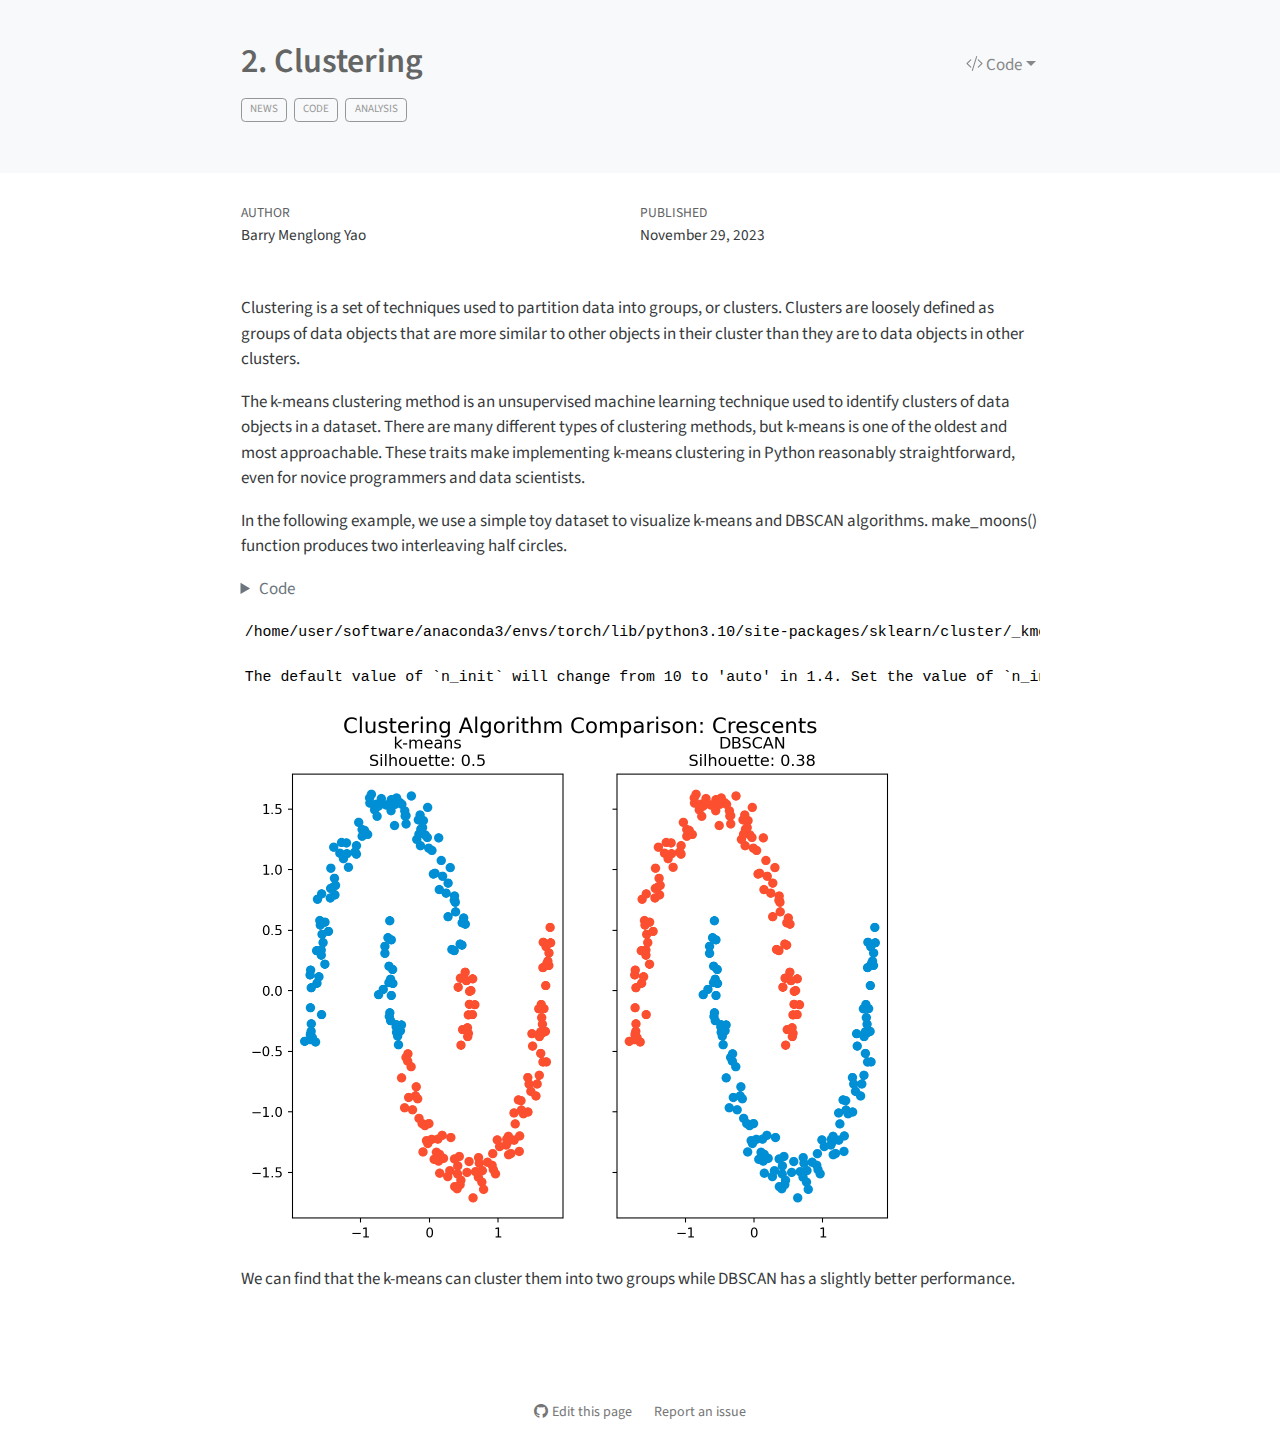
<file: docs/posts/2cluster/index.html>
<!DOCTYPE html>
<html xmlns="http://www.w3.org/1999/xhtml" lang="en" xml:lang="en"><head>

<meta charset="utf-8">
<meta name="generator" content="quarto-1.3.450">

<meta name="viewport" content="width=device-width, initial-scale=1.0, user-scalable=yes">

<meta name="author" content="Barry Menglong Yao">
<meta name="dcterms.date" content="2023-11-29">

<title>course - 2. Clustering</title>
<style>
code{white-space: pre-wrap;}
span.smallcaps{font-variant: small-caps;}
div.columns{display: flex; gap: min(4vw, 1.5em);}
div.column{flex: auto; overflow-x: auto;}
div.hanging-indent{margin-left: 1.5em; text-indent: -1.5em;}
ul.task-list{list-style: none;}
ul.task-list li input[type="checkbox"] {
  width: 0.8em;
  margin: 0 0.8em 0.2em -1em; /* quarto-specific, see https://github.com/quarto-dev/quarto-cli/issues/4556 */ 
  vertical-align: middle;
}
/* CSS for syntax highlighting */
pre > code.sourceCode { white-space: pre; position: relative; }
pre > code.sourceCode > span { display: inline-block; line-height: 1.25; }
pre > code.sourceCode > span:empty { height: 1.2em; }
.sourceCode { overflow: visible; }
code.sourceCode > span { color: inherit; text-decoration: inherit; }
div.sourceCode { margin: 1em 0; }
pre.sourceCode { margin: 0; }
@media screen {
div.sourceCode { overflow: auto; }
}
@media print {
pre > code.sourceCode { white-space: pre-wrap; }
pre > code.sourceCode > span { text-indent: -5em; padding-left: 5em; }
}
pre.numberSource code
  { counter-reset: source-line 0; }
pre.numberSource code > span
  { position: relative; left: -4em; counter-increment: source-line; }
pre.numberSource code > span > a:first-child::before
  { content: counter(source-line);
    position: relative; left: -1em; text-align: right; vertical-align: baseline;
    border: none; display: inline-block;
    -webkit-touch-callout: none; -webkit-user-select: none;
    -khtml-user-select: none; -moz-user-select: none;
    -ms-user-select: none; user-select: none;
    padding: 0 4px; width: 4em;
  }
pre.numberSource { margin-left: 3em;  padding-left: 4px; }
div.sourceCode
  {   }
@media screen {
pre > code.sourceCode > span > a:first-child::before { text-decoration: underline; }
}
</style>


<script src="../../site_libs/quarto-nav/quarto-nav.js"></script>
<script src="../../site_libs/clipboard/clipboard.min.js"></script>
<script src="../../site_libs/quarto-search/autocomplete.umd.js"></script>
<script src="../../site_libs/quarto-search/fuse.min.js"></script>
<script src="../../site_libs/quarto-search/quarto-search.js"></script>
<meta name="quarto:offset" content="../../">
<script src="../../site_libs/quarto-html/quarto.js"></script>
<script src="../../site_libs/quarto-html/popper.min.js"></script>
<script src="../../site_libs/quarto-html/tippy.umd.min.js"></script>
<script src="../../site_libs/quarto-html/anchor.min.js"></script>
<link href="../../site_libs/quarto-html/tippy.css" rel="stylesheet">
<link href="../../site_libs/quarto-html/quarto-syntax-highlighting.css" rel="stylesheet" id="quarto-text-highlighting-styles">
<script src="../../site_libs/bootstrap/bootstrap.min.js"></script>
<link href="../../site_libs/bootstrap/bootstrap-icons.css" rel="stylesheet">
<link href="../../site_libs/bootstrap/bootstrap.min.css" rel="stylesheet" id="quarto-bootstrap" data-mode="light">
<script id="quarto-search-options" type="application/json">{
  "location": "sidebar",
  "copy-button": false,
  "collapse-after": 3,
  "panel-placement": "start",
  "type": "textbox",
  "limit": 20,
  "language": {
    "search-no-results-text": "No results",
    "search-matching-documents-text": "matching documents",
    "search-copy-link-title": "Copy link to search",
    "search-hide-matches-text": "Hide additional matches",
    "search-more-match-text": "more match in this document",
    "search-more-matches-text": "more matches in this document",
    "search-clear-button-title": "Clear",
    "search-detached-cancel-button-title": "Cancel",
    "search-submit-button-title": "Submit",
    "search-label": "Search"
  }
}</script>


<link rel="stylesheet" href="../../styles.css">
</head>

<body class="fullcontent">

<div id="quarto-search-results"></div>
<!-- content -->
<header id="title-block-header" class="quarto-title-block default page-columns page-full">
  <div class="quarto-title-banner page-columns page-full">
    <div class="quarto-title column-body">
      <div class="quarto-title-block"><div><h1 class="title">2. Clustering</h1><button type="button" class="btn code-tools-button dropdown-toggle" id="quarto-code-tools-menu" data-bs-toggle="dropdown" aria-expanded="false"><i class="bi"></i> Code</button><ul class="dropdown-menu dropdown-menu-end" aria-labelelledby="quarto-code-tools-menu"><li><a id="quarto-show-all-code" class="dropdown-item" href="javascript:void(0)" role="button">Show All Code</a></li><li><a id="quarto-hide-all-code" class="dropdown-item" href="javascript:void(0)" role="button">Hide All Code</a></li><li><hr class="dropdown-divider"></li><li><a id="quarto-view-source" class="dropdown-item" href="javascript:void(0)" role="button">View Source</a></li></ul></div></div>
                                <div class="quarto-categories">
                <div class="quarto-category">news</div>
                <div class="quarto-category">code</div>
                <div class="quarto-category">analysis</div>
              </div>
                  </div>
  </div>
    
  
  <div class="quarto-title-meta">

      <div>
      <div class="quarto-title-meta-heading">Author</div>
      <div class="quarto-title-meta-contents">
               <p>Barry Menglong Yao </p>
            </div>
    </div>
      
      <div>
      <div class="quarto-title-meta-heading">Published</div>
      <div class="quarto-title-meta-contents">
        <p class="date">November 29, 2023</p>
      </div>
    </div>
    
      
    </div>
    
  
  </header><div id="quarto-content" class="quarto-container page-columns page-rows-contents page-layout-article">
<!-- sidebar -->
<!-- margin-sidebar -->
    
<!-- main -->
<main class="content quarto-banner-title-block" id="quarto-document-content">




<p>Clustering is a set of techniques used to partition data into groups, or clusters. Clusters are loosely defined as groups of data objects that are more similar to other objects in their cluster than they are to data objects in other clusters.</p>
<p>The k-means clustering method is an unsupervised machine learning technique used to identify clusters of data objects in a dataset. There are many different types of clustering methods, but k-means is one of the oldest and most approachable. These traits make implementing k-means clustering in Python reasonably straightforward, even for novice programmers and data scientists.</p>
<p>In the following example, we use a simple toy dataset to visualize k-means and DBSCAN algorithms. make_moons() function produces two interleaving half circles.</p>
<div class="cell" data-execution_count="1">
<details>
<summary>Code</summary>
<div class="sourceCode cell-code" id="cb1"><pre class="sourceCode python code-with-copy"><code class="sourceCode python"><span id="cb1-1"><a href="#cb1-1" aria-hidden="true" tabindex="-1"></a><span class="im">import</span> matplotlib.pyplot <span class="im">as</span> plt</span>
<span id="cb1-2"><a href="#cb1-2" aria-hidden="true" tabindex="-1"></a><span class="im">from</span> kneed <span class="im">import</span> KneeLocator</span>
<span id="cb1-3"><a href="#cb1-3" aria-hidden="true" tabindex="-1"></a><span class="im">from</span> sklearn.datasets <span class="im">import</span> make_blobs</span>
<span id="cb1-4"><a href="#cb1-4" aria-hidden="true" tabindex="-1"></a><span class="im">from</span> sklearn.cluster <span class="im">import</span> KMeans</span>
<span id="cb1-5"><a href="#cb1-5" aria-hidden="true" tabindex="-1"></a><span class="im">from</span> sklearn.metrics <span class="im">import</span> silhouette_score</span>
<span id="cb1-6"><a href="#cb1-6" aria-hidden="true" tabindex="-1"></a><span class="im">from</span> sklearn.preprocessing <span class="im">import</span> StandardScaler</span>
<span id="cb1-7"><a href="#cb1-7" aria-hidden="true" tabindex="-1"></a><span class="im">from</span> sklearn.cluster <span class="im">import</span> DBSCAN</span>
<span id="cb1-8"><a href="#cb1-8" aria-hidden="true" tabindex="-1"></a><span class="im">from</span> sklearn.datasets <span class="im">import</span> make_moons</span>
<span id="cb1-9"><a href="#cb1-9" aria-hidden="true" tabindex="-1"></a><span class="im">from</span> sklearn.metrics <span class="im">import</span> adjusted_rand_score</span>
<span id="cb1-10"><a href="#cb1-10" aria-hidden="true" tabindex="-1"></a></span>
<span id="cb1-11"><a href="#cb1-11" aria-hidden="true" tabindex="-1"></a>scaler <span class="op">=</span> StandardScaler()</span>
<span id="cb1-12"><a href="#cb1-12" aria-hidden="true" tabindex="-1"></a></span>
<span id="cb1-13"><a href="#cb1-13" aria-hidden="true" tabindex="-1"></a>features, true_labels <span class="op">=</span> make_moons(</span>
<span id="cb1-14"><a href="#cb1-14" aria-hidden="true" tabindex="-1"></a>      n_samples<span class="op">=</span><span class="dv">250</span>, noise<span class="op">=</span><span class="fl">0.05</span>, random_state<span class="op">=</span><span class="dv">42</span></span>
<span id="cb1-15"><a href="#cb1-15" aria-hidden="true" tabindex="-1"></a>  )</span>
<span id="cb1-16"><a href="#cb1-16" aria-hidden="true" tabindex="-1"></a>scaled_features <span class="op">=</span> scaler.fit_transform(features)</span>
<span id="cb1-17"><a href="#cb1-17" aria-hidden="true" tabindex="-1"></a><span class="co"># Instantiate k-means and dbscan algorithms</span></span>
<span id="cb1-18"><a href="#cb1-18" aria-hidden="true" tabindex="-1"></a>kmeans <span class="op">=</span> KMeans(n_clusters<span class="op">=</span><span class="dv">2</span>)</span>
<span id="cb1-19"><a href="#cb1-19" aria-hidden="true" tabindex="-1"></a>dbscan <span class="op">=</span> DBSCAN(eps<span class="op">=</span><span class="fl">0.3</span>)</span>
<span id="cb1-20"><a href="#cb1-20" aria-hidden="true" tabindex="-1"></a></span>
<span id="cb1-21"><a href="#cb1-21" aria-hidden="true" tabindex="-1"></a><span class="co"># Fit the algorithms to the features</span></span>
<span id="cb1-22"><a href="#cb1-22" aria-hidden="true" tabindex="-1"></a>kmeans.fit(scaled_features)</span>
<span id="cb1-23"><a href="#cb1-23" aria-hidden="true" tabindex="-1"></a>dbscan.fit(scaled_features)</span>
<span id="cb1-24"><a href="#cb1-24" aria-hidden="true" tabindex="-1"></a></span>
<span id="cb1-25"><a href="#cb1-25" aria-hidden="true" tabindex="-1"></a><span class="co"># Compute the silhouette scores for each algorithm</span></span>
<span id="cb1-26"><a href="#cb1-26" aria-hidden="true" tabindex="-1"></a>kmeans_silhouette <span class="op">=</span> silhouette_score(</span>
<span id="cb1-27"><a href="#cb1-27" aria-hidden="true" tabindex="-1"></a>    scaled_features, kmeans.labels_</span>
<span id="cb1-28"><a href="#cb1-28" aria-hidden="true" tabindex="-1"></a>).<span class="bu">round</span>(<span class="dv">2</span>)</span>
<span id="cb1-29"><a href="#cb1-29" aria-hidden="true" tabindex="-1"></a>dbscan_silhouette <span class="op">=</span> silhouette_score(</span>
<span id="cb1-30"><a href="#cb1-30" aria-hidden="true" tabindex="-1"></a>    scaled_features, dbscan.labels_</span>
<span id="cb1-31"><a href="#cb1-31" aria-hidden="true" tabindex="-1"></a>).<span class="bu">round</span> (<span class="dv">2</span>)</span>
<span id="cb1-32"><a href="#cb1-32" aria-hidden="true" tabindex="-1"></a><span class="co"># Plot the data and cluster silhouette comparison</span></span>
<span id="cb1-33"><a href="#cb1-33" aria-hidden="true" tabindex="-1"></a>fig, (ax1, ax2) <span class="op">=</span> plt.subplots(</span>
<span id="cb1-34"><a href="#cb1-34" aria-hidden="true" tabindex="-1"></a>    <span class="dv">1</span>, <span class="dv">2</span>, figsize<span class="op">=</span>(<span class="dv">8</span>, <span class="dv">6</span>), sharex<span class="op">=</span><span class="va">True</span>, sharey<span class="op">=</span><span class="va">True</span></span>
<span id="cb1-35"><a href="#cb1-35" aria-hidden="true" tabindex="-1"></a>)</span>
<span id="cb1-36"><a href="#cb1-36" aria-hidden="true" tabindex="-1"></a>fig.suptitle(<span class="ss">f"Clustering Algorithm Comparison: Crescents"</span>, fontsize<span class="op">=</span><span class="dv">16</span>)</span>
<span id="cb1-37"><a href="#cb1-37" aria-hidden="true" tabindex="-1"></a>fte_colors <span class="op">=</span> {</span>
<span id="cb1-38"><a href="#cb1-38" aria-hidden="true" tabindex="-1"></a>    <span class="dv">0</span>: <span class="st">"#008fd5"</span>,</span>
<span id="cb1-39"><a href="#cb1-39" aria-hidden="true" tabindex="-1"></a>    <span class="dv">1</span>: <span class="st">"#fc4f30"</span>,</span>
<span id="cb1-40"><a href="#cb1-40" aria-hidden="true" tabindex="-1"></a>}</span>
<span id="cb1-41"><a href="#cb1-41" aria-hidden="true" tabindex="-1"></a><span class="co"># The k-means plot</span></span>
<span id="cb1-42"><a href="#cb1-42" aria-hidden="true" tabindex="-1"></a>km_colors <span class="op">=</span> [fte_colors[label] <span class="cf">for</span> label <span class="kw">in</span> kmeans.labels_]</span>
<span id="cb1-43"><a href="#cb1-43" aria-hidden="true" tabindex="-1"></a>ax1.scatter(scaled_features[:, <span class="dv">0</span>], scaled_features[:, <span class="dv">1</span>], c<span class="op">=</span>km_colors)</span>
<span id="cb1-44"><a href="#cb1-44" aria-hidden="true" tabindex="-1"></a>ax1.set_title(</span>
<span id="cb1-45"><a href="#cb1-45" aria-hidden="true" tabindex="-1"></a>    <span class="ss">f"k-means</span><span class="ch">\n</span><span class="ss">Silhouette: </span><span class="sc">{</span>kmeans_silhouette<span class="sc">}</span><span class="ss">"</span>, fontdict<span class="op">=</span>{<span class="st">"fontsize"</span>: <span class="dv">12</span>}</span>
<span id="cb1-46"><a href="#cb1-46" aria-hidden="true" tabindex="-1"></a>)</span>
<span id="cb1-47"><a href="#cb1-47" aria-hidden="true" tabindex="-1"></a></span>
<span id="cb1-48"><a href="#cb1-48" aria-hidden="true" tabindex="-1"></a><span class="co"># The dbscan plot</span></span>
<span id="cb1-49"><a href="#cb1-49" aria-hidden="true" tabindex="-1"></a>db_colors <span class="op">=</span> [fte_colors[label] <span class="cf">for</span> label <span class="kw">in</span> dbscan.labels_]</span>
<span id="cb1-50"><a href="#cb1-50" aria-hidden="true" tabindex="-1"></a>ax2.scatter(scaled_features[:, <span class="dv">0</span>], scaled_features[:, <span class="dv">1</span>], c<span class="op">=</span>db_colors)</span>
<span id="cb1-51"><a href="#cb1-51" aria-hidden="true" tabindex="-1"></a>ax2.set_title(</span>
<span id="cb1-52"><a href="#cb1-52" aria-hidden="true" tabindex="-1"></a>    <span class="ss">f"DBSCAN</span><span class="ch">\n</span><span class="ss">Silhouette: </span><span class="sc">{</span>dbscan_silhouette<span class="sc">}</span><span class="ss">"</span>, fontdict<span class="op">=</span>{<span class="st">"fontsize"</span>: <span class="dv">12</span>}</span>
<span id="cb1-53"><a href="#cb1-53" aria-hidden="true" tabindex="-1"></a>)</span>
<span id="cb1-54"><a href="#cb1-54" aria-hidden="true" tabindex="-1"></a>plt.show()</span></code><button title="Copy to Clipboard" class="code-copy-button"><i class="bi"></i></button></pre></div>
</details>
<div class="cell-output cell-output-stderr">
<pre><code>/home/user/software/anaconda3/envs/torch/lib/python3.10/site-packages/sklearn/cluster/_kmeans.py:1412: FutureWarning:

The default value of `n_init` will change from 10 to 'auto' in 1.4. Set the value of `n_init` explicitly to suppress the warning
</code></pre>
</div>
<div class="cell-output cell-output-display">
<p><img src="index_files/figure-html/cell-2-output-2.png" width="656" height="543"></p>
</div>
</div>
<p>We can find that the k-means can cluster them into two groups while DBSCAN has a slightly better performance.</p>


<!-- -->


</main> <!-- /main -->
<script id="quarto-html-after-body" type="application/javascript">
window.document.addEventListener("DOMContentLoaded", function (event) {
  const toggleBodyColorMode = (bsSheetEl) => {
    const mode = bsSheetEl.getAttribute("data-mode");
    const bodyEl = window.document.querySelector("body");
    if (mode === "dark") {
      bodyEl.classList.add("quarto-dark");
      bodyEl.classList.remove("quarto-light");
    } else {
      bodyEl.classList.add("quarto-light");
      bodyEl.classList.remove("quarto-dark");
    }
  }
  const toggleBodyColorPrimary = () => {
    const bsSheetEl = window.document.querySelector("link#quarto-bootstrap");
    if (bsSheetEl) {
      toggleBodyColorMode(bsSheetEl);
    }
  }
  toggleBodyColorPrimary();  
  const icon = "";
  const anchorJS = new window.AnchorJS();
  anchorJS.options = {
    placement: 'right',
    icon: icon
  };
  anchorJS.add('.anchored');
  const isCodeAnnotation = (el) => {
    for (const clz of el.classList) {
      if (clz.startsWith('code-annotation-')) {                     
        return true;
      }
    }
    return false;
  }
  const clipboard = new window.ClipboardJS('.code-copy-button', {
    text: function(trigger) {
      const codeEl = trigger.previousElementSibling.cloneNode(true);
      for (const childEl of codeEl.children) {
        if (isCodeAnnotation(childEl)) {
          childEl.remove();
        }
      }
      return codeEl.innerText;
    }
  });
  clipboard.on('success', function(e) {
    // button target
    const button = e.trigger;
    // don't keep focus
    button.blur();
    // flash "checked"
    button.classList.add('code-copy-button-checked');
    var currentTitle = button.getAttribute("title");
    button.setAttribute("title", "Copied!");
    let tooltip;
    if (window.bootstrap) {
      button.setAttribute("data-bs-toggle", "tooltip");
      button.setAttribute("data-bs-placement", "left");
      button.setAttribute("data-bs-title", "Copied!");
      tooltip = new bootstrap.Tooltip(button, 
        { trigger: "manual", 
          customClass: "code-copy-button-tooltip",
          offset: [0, -8]});
      tooltip.show();    
    }
    setTimeout(function() {
      if (tooltip) {
        tooltip.hide();
        button.removeAttribute("data-bs-title");
        button.removeAttribute("data-bs-toggle");
        button.removeAttribute("data-bs-placement");
      }
      button.setAttribute("title", currentTitle);
      button.classList.remove('code-copy-button-checked');
    }, 1000);
    // clear code selection
    e.clearSelection();
  });
  const viewSource = window.document.getElementById('quarto-view-source') ||
                     window.document.getElementById('quarto-code-tools-source');
  if (viewSource) {
    const sourceUrl = viewSource.getAttribute("data-quarto-source-url");
    viewSource.addEventListener("click", function(e) {
      if (sourceUrl) {
        // rstudio viewer pane
        if (/\bcapabilities=\b/.test(window.location)) {
          window.open(sourceUrl);
        } else {
          window.location.href = sourceUrl;
        }
      } else {
        const modal = new bootstrap.Modal(document.getElementById('quarto-embedded-source-code-modal'));
        modal.show();
      }
      return false;
    });
  }
  function toggleCodeHandler(show) {
    return function(e) {
      const detailsSrc = window.document.querySelectorAll(".cell > details > .sourceCode");
      for (let i=0; i<detailsSrc.length; i++) {
        const details = detailsSrc[i].parentElement;
        if (show) {
          details.open = true;
        } else {
          details.removeAttribute("open");
        }
      }
      const cellCodeDivs = window.document.querySelectorAll(".cell > .sourceCode");
      const fromCls = show ? "hidden" : "unhidden";
      const toCls = show ? "unhidden" : "hidden";
      for (let i=0; i<cellCodeDivs.length; i++) {
        const codeDiv = cellCodeDivs[i];
        if (codeDiv.classList.contains(fromCls)) {
          codeDiv.classList.remove(fromCls);
          codeDiv.classList.add(toCls);
        } 
      }
      return false;
    }
  }
  const hideAllCode = window.document.getElementById("quarto-hide-all-code");
  if (hideAllCode) {
    hideAllCode.addEventListener("click", toggleCodeHandler(false));
  }
  const showAllCode = window.document.getElementById("quarto-show-all-code");
  if (showAllCode) {
    showAllCode.addEventListener("click", toggleCodeHandler(true));
  }
  function tippyHover(el, contentFn) {
    const config = {
      allowHTML: true,
      content: contentFn,
      maxWidth: 500,
      delay: 100,
      arrow: false,
      appendTo: function(el) {
          return el.parentElement;
      },
      interactive: true,
      interactiveBorder: 10,
      theme: 'quarto',
      placement: 'bottom-start'
    };
    window.tippy(el, config); 
  }
  const noterefs = window.document.querySelectorAll('a[role="doc-noteref"]');
  for (var i=0; i<noterefs.length; i++) {
    const ref = noterefs[i];
    tippyHover(ref, function() {
      // use id or data attribute instead here
      let href = ref.getAttribute('data-footnote-href') || ref.getAttribute('href');
      try { href = new URL(href).hash; } catch {}
      const id = href.replace(/^#\/?/, "");
      const note = window.document.getElementById(id);
      return note.innerHTML;
    });
  }
      let selectedAnnoteEl;
      const selectorForAnnotation = ( cell, annotation) => {
        let cellAttr = 'data-code-cell="' + cell + '"';
        let lineAttr = 'data-code-annotation="' +  annotation + '"';
        const selector = 'span[' + cellAttr + '][' + lineAttr + ']';
        return selector;
      }
      const selectCodeLines = (annoteEl) => {
        const doc = window.document;
        const targetCell = annoteEl.getAttribute("data-target-cell");
        const targetAnnotation = annoteEl.getAttribute("data-target-annotation");
        const annoteSpan = window.document.querySelector(selectorForAnnotation(targetCell, targetAnnotation));
        const lines = annoteSpan.getAttribute("data-code-lines").split(",");
        const lineIds = lines.map((line) => {
          return targetCell + "-" + line;
        })
        let top = null;
        let height = null;
        let parent = null;
        if (lineIds.length > 0) {
            //compute the position of the single el (top and bottom and make a div)
            const el = window.document.getElementById(lineIds[0]);
            top = el.offsetTop;
            height = el.offsetHeight;
            parent = el.parentElement.parentElement;
          if (lineIds.length > 1) {
            const lastEl = window.document.getElementById(lineIds[lineIds.length - 1]);
            const bottom = lastEl.offsetTop + lastEl.offsetHeight;
            height = bottom - top;
          }
          if (top !== null && height !== null && parent !== null) {
            // cook up a div (if necessary) and position it 
            let div = window.document.getElementById("code-annotation-line-highlight");
            if (div === null) {
              div = window.document.createElement("div");
              div.setAttribute("id", "code-annotation-line-highlight");
              div.style.position = 'absolute';
              parent.appendChild(div);
            }
            div.style.top = top - 2 + "px";
            div.style.height = height + 4 + "px";
            let gutterDiv = window.document.getElementById("code-annotation-line-highlight-gutter");
            if (gutterDiv === null) {
              gutterDiv = window.document.createElement("div");
              gutterDiv.setAttribute("id", "code-annotation-line-highlight-gutter");
              gutterDiv.style.position = 'absolute';
              const codeCell = window.document.getElementById(targetCell);
              const gutter = codeCell.querySelector('.code-annotation-gutter');
              gutter.appendChild(gutterDiv);
            }
            gutterDiv.style.top = top - 2 + "px";
            gutterDiv.style.height = height + 4 + "px";
          }
          selectedAnnoteEl = annoteEl;
        }
      };
      const unselectCodeLines = () => {
        const elementsIds = ["code-annotation-line-highlight", "code-annotation-line-highlight-gutter"];
        elementsIds.forEach((elId) => {
          const div = window.document.getElementById(elId);
          if (div) {
            div.remove();
          }
        });
        selectedAnnoteEl = undefined;
      };
      // Attach click handler to the DT
      const annoteDls = window.document.querySelectorAll('dt[data-target-cell]');
      for (const annoteDlNode of annoteDls) {
        annoteDlNode.addEventListener('click', (event) => {
          const clickedEl = event.target;
          if (clickedEl !== selectedAnnoteEl) {
            unselectCodeLines();
            const activeEl = window.document.querySelector('dt[data-target-cell].code-annotation-active');
            if (activeEl) {
              activeEl.classList.remove('code-annotation-active');
            }
            selectCodeLines(clickedEl);
            clickedEl.classList.add('code-annotation-active');
          } else {
            // Unselect the line
            unselectCodeLines();
            clickedEl.classList.remove('code-annotation-active');
          }
        });
      }
  const findCites = (el) => {
    const parentEl = el.parentElement;
    if (parentEl) {
      const cites = parentEl.dataset.cites;
      if (cites) {
        return {
          el,
          cites: cites.split(' ')
        };
      } else {
        return findCites(el.parentElement)
      }
    } else {
      return undefined;
    }
  };
  var bibliorefs = window.document.querySelectorAll('a[role="doc-biblioref"]');
  for (var i=0; i<bibliorefs.length; i++) {
    const ref = bibliorefs[i];
    const citeInfo = findCites(ref);
    if (citeInfo) {
      tippyHover(citeInfo.el, function() {
        var popup = window.document.createElement('div');
        citeInfo.cites.forEach(function(cite) {
          var citeDiv = window.document.createElement('div');
          citeDiv.classList.add('hanging-indent');
          citeDiv.classList.add('csl-entry');
          var biblioDiv = window.document.getElementById('ref-' + cite);
          if (biblioDiv) {
            citeDiv.innerHTML = biblioDiv.innerHTML;
          }
          popup.appendChild(citeDiv);
        });
        return popup.innerHTML;
      });
    }
  }
});
</script><div class="modal fade" id="quarto-embedded-source-code-modal" tabindex="-1" aria-labelledby="quarto-embedded-source-code-modal-label" aria-hidden="true"><div class="modal-dialog modal-dialog-scrollable"><div class="modal-content"><div class="modal-header"><h5 class="modal-title" id="quarto-embedded-source-code-modal-label">Source Code</h5><button class="btn-close" data-bs-dismiss="modal"></button></div><div class="modal-body"><div class="">
<div class="sourceCode" id="cb3" data-shortcodes="false"><pre class="sourceCode markdown code-with-copy"><code class="sourceCode markdown"><span id="cb3-1"><a href="#cb3-1" aria-hidden="true" tabindex="-1"></a><span class="co">---</span></span>
<span id="cb3-2"><a href="#cb3-2" aria-hidden="true" tabindex="-1"></a><span class="an">title:</span><span class="co"> 2. Clustering</span></span>
<span id="cb3-3"><a href="#cb3-3" aria-hidden="true" tabindex="-1"></a><span class="an">author:</span><span class="co"> Barry Menglong Yao</span></span>
<span id="cb3-4"><a href="#cb3-4" aria-hidden="true" tabindex="-1"></a><span class="an">date:</span><span class="co"> '2023-11-29'</span></span>
<span id="cb3-5"><a href="#cb3-5" aria-hidden="true" tabindex="-1"></a><span class="an">format:</span></span>
<span id="cb3-6"><a href="#cb3-6" aria-hidden="true" tabindex="-1"></a><span class="co">  html:</span></span>
<span id="cb3-7"><a href="#cb3-7" aria-hidden="true" tabindex="-1"></a><span class="co">    code-fold: true</span></span>
<span id="cb3-8"><a href="#cb3-8" aria-hidden="true" tabindex="-1"></a><span class="co">    code-tools: true</span></span>
<span id="cb3-9"><a href="#cb3-9" aria-hidden="true" tabindex="-1"></a><span class="an">categories:</span></span>
<span id="cb3-10"><a href="#cb3-10" aria-hidden="true" tabindex="-1"></a><span class="co">  - news</span></span>
<span id="cb3-11"><a href="#cb3-11" aria-hidden="true" tabindex="-1"></a><span class="co">  - code</span></span>
<span id="cb3-12"><a href="#cb3-12" aria-hidden="true" tabindex="-1"></a><span class="co">  - analysis</span></span>
<span id="cb3-13"><a href="#cb3-13" aria-hidden="true" tabindex="-1"></a><span class="an">jupyter:</span><span class="co"> python3</span></span>
<span id="cb3-14"><a href="#cb3-14" aria-hidden="true" tabindex="-1"></a><span class="co">---</span></span>
<span id="cb3-15"><a href="#cb3-15" aria-hidden="true" tabindex="-1"></a> </span>
<span id="cb3-16"><a href="#cb3-16" aria-hidden="true" tabindex="-1"></a>Clustering is a set of techniques used to partition data into groups, or clusters. Clusters are loosely defined as groups of data objects that are more similar to other objects in their cluster than they are to data objects in other clusters. </span>
<span id="cb3-17"><a href="#cb3-17" aria-hidden="true" tabindex="-1"></a></span>
<span id="cb3-18"><a href="#cb3-18" aria-hidden="true" tabindex="-1"></a>The k-means clustering method is an unsupervised machine learning technique used to identify clusters of data objects in a dataset. There are many different types of clustering methods, but k-means is one of the oldest and most approachable. These traits make implementing k-means clustering in Python reasonably straightforward, even for novice programmers and data scientists.</span>
<span id="cb3-19"><a href="#cb3-19" aria-hidden="true" tabindex="-1"></a></span>
<span id="cb3-20"><a href="#cb3-20" aria-hidden="true" tabindex="-1"></a>In the following example, we use a simple toy dataset to visualize k-means and DBSCAN algorithms. make_moons() function produces two interleaving half circles.</span>
<span id="cb3-21"><a href="#cb3-21" aria-hidden="true" tabindex="-1"></a></span>
<span id="cb3-24"><a href="#cb3-24" aria-hidden="true" tabindex="-1"></a><span class="in">```{python}</span></span>
<span id="cb3-25"><a href="#cb3-25" aria-hidden="true" tabindex="-1"></a><span class="im">import</span> matplotlib.pyplot <span class="im">as</span> plt</span>
<span id="cb3-26"><a href="#cb3-26" aria-hidden="true" tabindex="-1"></a><span class="im">from</span> kneed <span class="im">import</span> KneeLocator</span>
<span id="cb3-27"><a href="#cb3-27" aria-hidden="true" tabindex="-1"></a><span class="im">from</span> sklearn.datasets <span class="im">import</span> make_blobs</span>
<span id="cb3-28"><a href="#cb3-28" aria-hidden="true" tabindex="-1"></a><span class="im">from</span> sklearn.cluster <span class="im">import</span> KMeans</span>
<span id="cb3-29"><a href="#cb3-29" aria-hidden="true" tabindex="-1"></a><span class="im">from</span> sklearn.metrics <span class="im">import</span> silhouette_score</span>
<span id="cb3-30"><a href="#cb3-30" aria-hidden="true" tabindex="-1"></a><span class="im">from</span> sklearn.preprocessing <span class="im">import</span> StandardScaler</span>
<span id="cb3-31"><a href="#cb3-31" aria-hidden="true" tabindex="-1"></a><span class="im">from</span> sklearn.cluster <span class="im">import</span> DBSCAN</span>
<span id="cb3-32"><a href="#cb3-32" aria-hidden="true" tabindex="-1"></a><span class="im">from</span> sklearn.datasets <span class="im">import</span> make_moons</span>
<span id="cb3-33"><a href="#cb3-33" aria-hidden="true" tabindex="-1"></a><span class="im">from</span> sklearn.metrics <span class="im">import</span> adjusted_rand_score</span>
<span id="cb3-34"><a href="#cb3-34" aria-hidden="true" tabindex="-1"></a></span>
<span id="cb3-35"><a href="#cb3-35" aria-hidden="true" tabindex="-1"></a>scaler <span class="op">=</span> StandardScaler()</span>
<span id="cb3-36"><a href="#cb3-36" aria-hidden="true" tabindex="-1"></a></span>
<span id="cb3-37"><a href="#cb3-37" aria-hidden="true" tabindex="-1"></a>features, true_labels <span class="op">=</span> make_moons(</span>
<span id="cb3-38"><a href="#cb3-38" aria-hidden="true" tabindex="-1"></a>      n_samples<span class="op">=</span><span class="dv">250</span>, noise<span class="op">=</span><span class="fl">0.05</span>, random_state<span class="op">=</span><span class="dv">42</span></span>
<span id="cb3-39"><a href="#cb3-39" aria-hidden="true" tabindex="-1"></a>  )</span>
<span id="cb3-40"><a href="#cb3-40" aria-hidden="true" tabindex="-1"></a>scaled_features <span class="op">=</span> scaler.fit_transform(features)</span>
<span id="cb3-41"><a href="#cb3-41" aria-hidden="true" tabindex="-1"></a><span class="co"># Instantiate k-means and dbscan algorithms</span></span>
<span id="cb3-42"><a href="#cb3-42" aria-hidden="true" tabindex="-1"></a>kmeans <span class="op">=</span> KMeans(n_clusters<span class="op">=</span><span class="dv">2</span>)</span>
<span id="cb3-43"><a href="#cb3-43" aria-hidden="true" tabindex="-1"></a>dbscan <span class="op">=</span> DBSCAN(eps<span class="op">=</span><span class="fl">0.3</span>)</span>
<span id="cb3-44"><a href="#cb3-44" aria-hidden="true" tabindex="-1"></a></span>
<span id="cb3-45"><a href="#cb3-45" aria-hidden="true" tabindex="-1"></a><span class="co"># Fit the algorithms to the features</span></span>
<span id="cb3-46"><a href="#cb3-46" aria-hidden="true" tabindex="-1"></a>kmeans.fit(scaled_features)</span>
<span id="cb3-47"><a href="#cb3-47" aria-hidden="true" tabindex="-1"></a>dbscan.fit(scaled_features)</span>
<span id="cb3-48"><a href="#cb3-48" aria-hidden="true" tabindex="-1"></a></span>
<span id="cb3-49"><a href="#cb3-49" aria-hidden="true" tabindex="-1"></a><span class="co"># Compute the silhouette scores for each algorithm</span></span>
<span id="cb3-50"><a href="#cb3-50" aria-hidden="true" tabindex="-1"></a>kmeans_silhouette <span class="op">=</span> silhouette_score(</span>
<span id="cb3-51"><a href="#cb3-51" aria-hidden="true" tabindex="-1"></a>    scaled_features, kmeans.labels_</span>
<span id="cb3-52"><a href="#cb3-52" aria-hidden="true" tabindex="-1"></a>).<span class="bu">round</span>(<span class="dv">2</span>)</span>
<span id="cb3-53"><a href="#cb3-53" aria-hidden="true" tabindex="-1"></a>dbscan_silhouette <span class="op">=</span> silhouette_score(</span>
<span id="cb3-54"><a href="#cb3-54" aria-hidden="true" tabindex="-1"></a>    scaled_features, dbscan.labels_</span>
<span id="cb3-55"><a href="#cb3-55" aria-hidden="true" tabindex="-1"></a>).<span class="bu">round</span> (<span class="dv">2</span>)</span>
<span id="cb3-56"><a href="#cb3-56" aria-hidden="true" tabindex="-1"></a><span class="co"># Plot the data and cluster silhouette comparison</span></span>
<span id="cb3-57"><a href="#cb3-57" aria-hidden="true" tabindex="-1"></a>fig, (ax1, ax2) <span class="op">=</span> plt.subplots(</span>
<span id="cb3-58"><a href="#cb3-58" aria-hidden="true" tabindex="-1"></a>    <span class="dv">1</span>, <span class="dv">2</span>, figsize<span class="op">=</span>(<span class="dv">8</span>, <span class="dv">6</span>), sharex<span class="op">=</span><span class="va">True</span>, sharey<span class="op">=</span><span class="va">True</span></span>
<span id="cb3-59"><a href="#cb3-59" aria-hidden="true" tabindex="-1"></a>)</span>
<span id="cb3-60"><a href="#cb3-60" aria-hidden="true" tabindex="-1"></a>fig.suptitle(<span class="ss">f"Clustering Algorithm Comparison: Crescents"</span>, fontsize<span class="op">=</span><span class="dv">16</span>)</span>
<span id="cb3-61"><a href="#cb3-61" aria-hidden="true" tabindex="-1"></a>fte_colors <span class="op">=</span> {</span>
<span id="cb3-62"><a href="#cb3-62" aria-hidden="true" tabindex="-1"></a>    <span class="dv">0</span>: <span class="st">"#008fd5"</span>,</span>
<span id="cb3-63"><a href="#cb3-63" aria-hidden="true" tabindex="-1"></a>    <span class="dv">1</span>: <span class="st">"#fc4f30"</span>,</span>
<span id="cb3-64"><a href="#cb3-64" aria-hidden="true" tabindex="-1"></a>}</span>
<span id="cb3-65"><a href="#cb3-65" aria-hidden="true" tabindex="-1"></a><span class="co"># The k-means plot</span></span>
<span id="cb3-66"><a href="#cb3-66" aria-hidden="true" tabindex="-1"></a>km_colors <span class="op">=</span> [fte_colors[label] <span class="cf">for</span> label <span class="kw">in</span> kmeans.labels_]</span>
<span id="cb3-67"><a href="#cb3-67" aria-hidden="true" tabindex="-1"></a>ax1.scatter(scaled_features[:, <span class="dv">0</span>], scaled_features[:, <span class="dv">1</span>], c<span class="op">=</span>km_colors)</span>
<span id="cb3-68"><a href="#cb3-68" aria-hidden="true" tabindex="-1"></a>ax1.set_title(</span>
<span id="cb3-69"><a href="#cb3-69" aria-hidden="true" tabindex="-1"></a>    <span class="ss">f"k-means</span><span class="ch">\n</span><span class="ss">Silhouette: </span><span class="sc">{</span>kmeans_silhouette<span class="sc">}</span><span class="ss">"</span>, fontdict<span class="op">=</span>{<span class="st">"fontsize"</span>: <span class="dv">12</span>}</span>
<span id="cb3-70"><a href="#cb3-70" aria-hidden="true" tabindex="-1"></a>)</span>
<span id="cb3-71"><a href="#cb3-71" aria-hidden="true" tabindex="-1"></a></span>
<span id="cb3-72"><a href="#cb3-72" aria-hidden="true" tabindex="-1"></a><span class="co"># The dbscan plot</span></span>
<span id="cb3-73"><a href="#cb3-73" aria-hidden="true" tabindex="-1"></a>db_colors <span class="op">=</span> [fte_colors[label] <span class="cf">for</span> label <span class="kw">in</span> dbscan.labels_]</span>
<span id="cb3-74"><a href="#cb3-74" aria-hidden="true" tabindex="-1"></a>ax2.scatter(scaled_features[:, <span class="dv">0</span>], scaled_features[:, <span class="dv">1</span>], c<span class="op">=</span>db_colors)</span>
<span id="cb3-75"><a href="#cb3-75" aria-hidden="true" tabindex="-1"></a>ax2.set_title(</span>
<span id="cb3-76"><a href="#cb3-76" aria-hidden="true" tabindex="-1"></a>    <span class="ss">f"DBSCAN</span><span class="ch">\n</span><span class="ss">Silhouette: </span><span class="sc">{</span>dbscan_silhouette<span class="sc">}</span><span class="ss">"</span>, fontdict<span class="op">=</span>{<span class="st">"fontsize"</span>: <span class="dv">12</span>}</span>
<span id="cb3-77"><a href="#cb3-77" aria-hidden="true" tabindex="-1"></a>)</span>
<span id="cb3-78"><a href="#cb3-78" aria-hidden="true" tabindex="-1"></a>plt.show()</span>
<span id="cb3-79"><a href="#cb3-79" aria-hidden="true" tabindex="-1"></a><span class="in">```</span></span>
<span id="cb3-80"><a href="#cb3-80" aria-hidden="true" tabindex="-1"></a></span>
<span id="cb3-81"><a href="#cb3-81" aria-hidden="true" tabindex="-1"></a>We can find that the k-means can cluster them into two groups while DBSCAN has a slightly better performance.</span>
</code><button title="Copy to Clipboard" class="code-copy-button"><i class="bi"></i></button></pre></div>
</div></div></div></div></div>
</div> <!-- /content -->



<footer class="footer"><div class="nav-footer"><div class="nav-footer-center"><div class="toc-actions"><div><i class="bi bi-github"></i></div><div class="action-links"><p><a href="https://github.com/Barry-Menglong-Yao/website-publish/edit/main/posts/2cluster/index.qmd" class="toc-action">Edit this page</a></p><p><a href="https://github.com/Barry-Menglong-Yao/website-publish/issues/new" class="toc-action">Report an issue</a></p></div></div></div></div></footer></body></html>
</file>
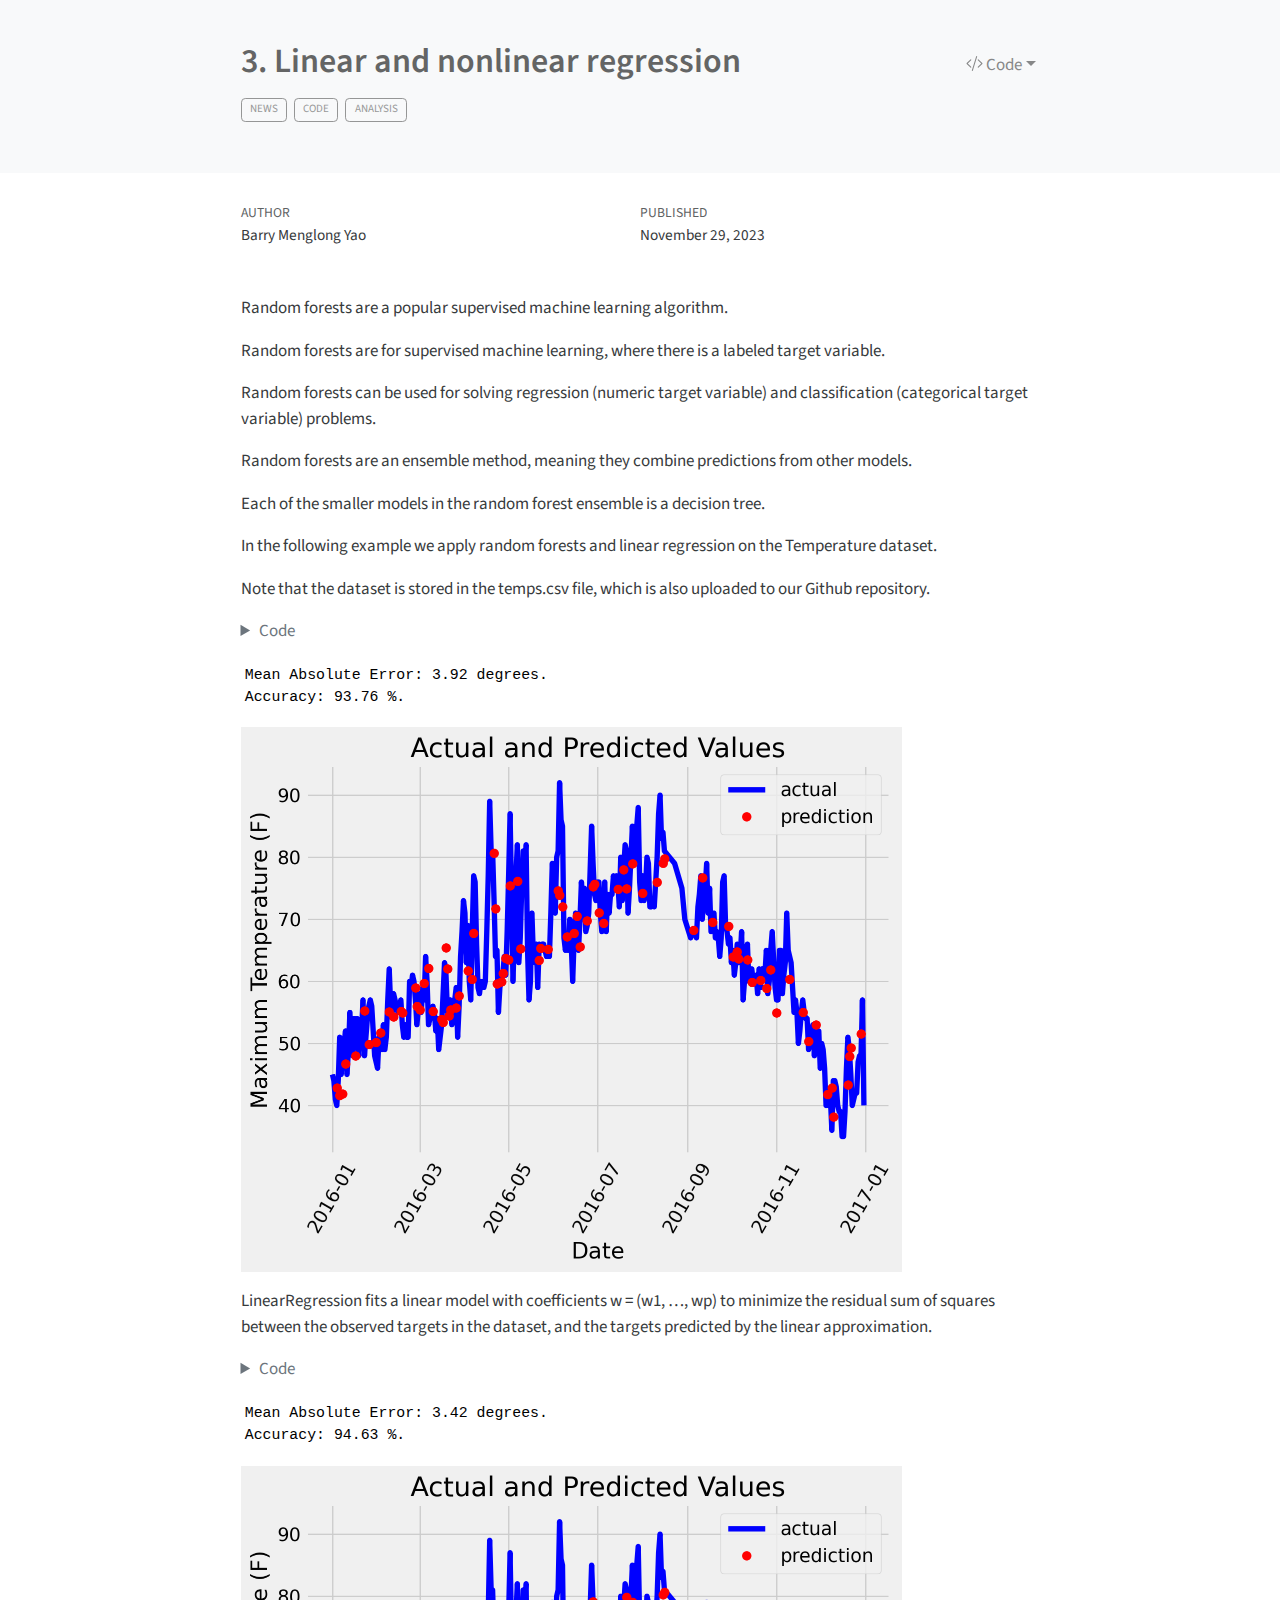
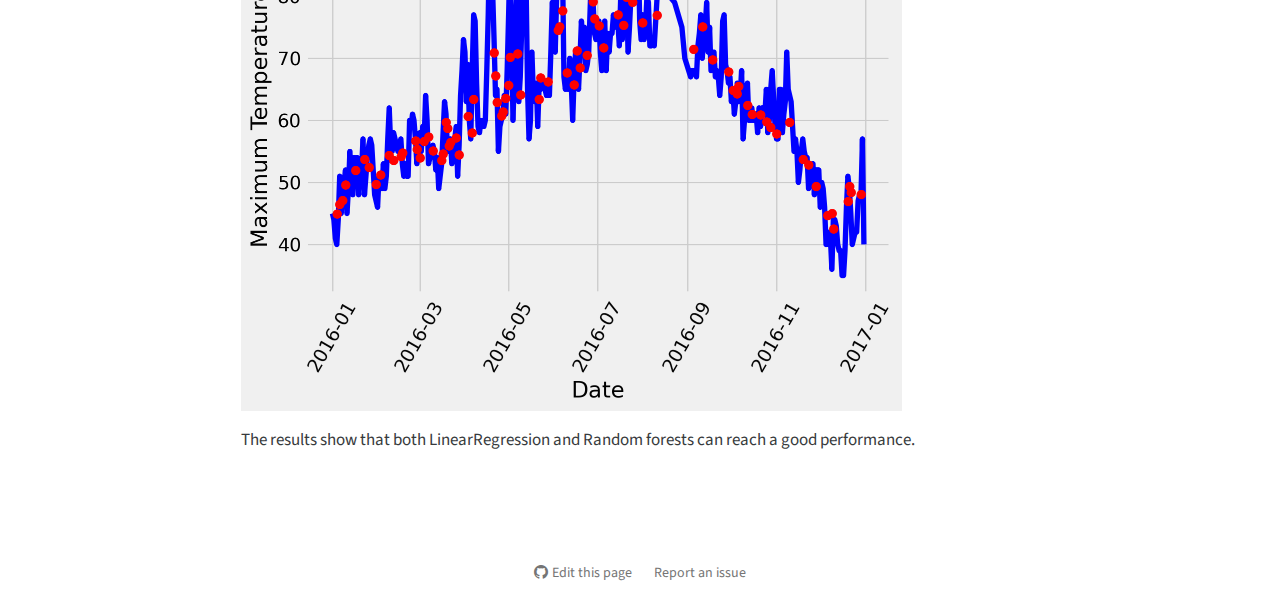
<file: docs/posts/3linear/index.html>
<!DOCTYPE html>
<html xmlns="http://www.w3.org/1999/xhtml" lang="en" xml:lang="en"><head>

<meta charset="utf-8">
<meta name="generator" content="quarto-1.3.450">

<meta name="viewport" content="width=device-width, initial-scale=1.0, user-scalable=yes">

<meta name="author" content="Barry Menglong Yao">
<meta name="dcterms.date" content="2023-11-29">

<title>course - 3. Linear and nonlinear regression</title>
<style>
code{white-space: pre-wrap;}
span.smallcaps{font-variant: small-caps;}
div.columns{display: flex; gap: min(4vw, 1.5em);}
div.column{flex: auto; overflow-x: auto;}
div.hanging-indent{margin-left: 1.5em; text-indent: -1.5em;}
ul.task-list{list-style: none;}
ul.task-list li input[type="checkbox"] {
  width: 0.8em;
  margin: 0 0.8em 0.2em -1em; /* quarto-specific, see https://github.com/quarto-dev/quarto-cli/issues/4556 */ 
  vertical-align: middle;
}
/* CSS for syntax highlighting */
pre > code.sourceCode { white-space: pre; position: relative; }
pre > code.sourceCode > span { display: inline-block; line-height: 1.25; }
pre > code.sourceCode > span:empty { height: 1.2em; }
.sourceCode { overflow: visible; }
code.sourceCode > span { color: inherit; text-decoration: inherit; }
div.sourceCode { margin: 1em 0; }
pre.sourceCode { margin: 0; }
@media screen {
div.sourceCode { overflow: auto; }
}
@media print {
pre > code.sourceCode { white-space: pre-wrap; }
pre > code.sourceCode > span { text-indent: -5em; padding-left: 5em; }
}
pre.numberSource code
  { counter-reset: source-line 0; }
pre.numberSource code > span
  { position: relative; left: -4em; counter-increment: source-line; }
pre.numberSource code > span > a:first-child::before
  { content: counter(source-line);
    position: relative; left: -1em; text-align: right; vertical-align: baseline;
    border: none; display: inline-block;
    -webkit-touch-callout: none; -webkit-user-select: none;
    -khtml-user-select: none; -moz-user-select: none;
    -ms-user-select: none; user-select: none;
    padding: 0 4px; width: 4em;
  }
pre.numberSource { margin-left: 3em;  padding-left: 4px; }
div.sourceCode
  {   }
@media screen {
pre > code.sourceCode > span > a:first-child::before { text-decoration: underline; }
}
</style>


<script src="../../site_libs/quarto-nav/quarto-nav.js"></script>
<script src="../../site_libs/clipboard/clipboard.min.js"></script>
<script src="../../site_libs/quarto-search/autocomplete.umd.js"></script>
<script src="../../site_libs/quarto-search/fuse.min.js"></script>
<script src="../../site_libs/quarto-search/quarto-search.js"></script>
<meta name="quarto:offset" content="../../">
<script src="../../site_libs/quarto-html/quarto.js"></script>
<script src="../../site_libs/quarto-html/popper.min.js"></script>
<script src="../../site_libs/quarto-html/tippy.umd.min.js"></script>
<script src="../../site_libs/quarto-html/anchor.min.js"></script>
<link href="../../site_libs/quarto-html/tippy.css" rel="stylesheet">
<link href="../../site_libs/quarto-html/quarto-syntax-highlighting.css" rel="stylesheet" id="quarto-text-highlighting-styles">
<script src="../../site_libs/bootstrap/bootstrap.min.js"></script>
<link href="../../site_libs/bootstrap/bootstrap-icons.css" rel="stylesheet">
<link href="../../site_libs/bootstrap/bootstrap.min.css" rel="stylesheet" id="quarto-bootstrap" data-mode="light">
<script id="quarto-search-options" type="application/json">{
  "location": "sidebar",
  "copy-button": false,
  "collapse-after": 3,
  "panel-placement": "start",
  "type": "textbox",
  "limit": 20,
  "language": {
    "search-no-results-text": "No results",
    "search-matching-documents-text": "matching documents",
    "search-copy-link-title": "Copy link to search",
    "search-hide-matches-text": "Hide additional matches",
    "search-more-match-text": "more match in this document",
    "search-more-matches-text": "more matches in this document",
    "search-clear-button-title": "Clear",
    "search-detached-cancel-button-title": "Cancel",
    "search-submit-button-title": "Submit",
    "search-label": "Search"
  }
}</script>


<link rel="stylesheet" href="../../styles.css">
</head>

<body class="fullcontent">

<div id="quarto-search-results"></div>
<!-- content -->
<header id="title-block-header" class="quarto-title-block default page-columns page-full">
  <div class="quarto-title-banner page-columns page-full">
    <div class="quarto-title column-body">
      <div class="quarto-title-block"><div><h1 class="title">3. Linear and nonlinear regression</h1><button type="button" class="btn code-tools-button dropdown-toggle" id="quarto-code-tools-menu" data-bs-toggle="dropdown" aria-expanded="false"><i class="bi"></i> Code</button><ul class="dropdown-menu dropdown-menu-end" aria-labelelledby="quarto-code-tools-menu"><li><a id="quarto-show-all-code" class="dropdown-item" href="javascript:void(0)" role="button">Show All Code</a></li><li><a id="quarto-hide-all-code" class="dropdown-item" href="javascript:void(0)" role="button">Hide All Code</a></li><li><hr class="dropdown-divider"></li><li><a id="quarto-view-source" class="dropdown-item" href="javascript:void(0)" role="button">View Source</a></li></ul></div></div>
                                <div class="quarto-categories">
                <div class="quarto-category">news</div>
                <div class="quarto-category">code</div>
                <div class="quarto-category">analysis</div>
              </div>
                  </div>
  </div>
    
  
  <div class="quarto-title-meta">

      <div>
      <div class="quarto-title-meta-heading">Author</div>
      <div class="quarto-title-meta-contents">
               <p>Barry Menglong Yao </p>
            </div>
    </div>
      
      <div>
      <div class="quarto-title-meta-heading">Published</div>
      <div class="quarto-title-meta-contents">
        <p class="date">November 29, 2023</p>
      </div>
    </div>
    
      
    </div>
    
  
  </header><div id="quarto-content" class="quarto-container page-columns page-rows-contents page-layout-article">
<!-- sidebar -->
<!-- margin-sidebar -->
    
<!-- main -->
<main class="content quarto-banner-title-block" id="quarto-document-content">




<p>Random forests are a popular supervised machine learning algorithm.</p>
<p>Random forests are for supervised machine learning, where there is a labeled target variable.</p>
<p>Random forests can be used for solving regression (numeric target variable) and classification (categorical target variable) problems.</p>
<p>Random forests are an ensemble method, meaning they combine predictions from other models.</p>
<p>Each of the smaller models in the random forest ensemble is a decision tree.</p>
<p>In the following example we apply random forests and linear regression on the Temperature dataset.</p>
<p>Note that the dataset is stored in the temps.csv file, which is also uploaded to our Github repository.</p>
<div class="cell" data-execution_count="1">
<details>
<summary>Code</summary>
<div class="sourceCode cell-code" id="cb1"><pre class="sourceCode python code-with-copy"><code class="sourceCode python"><span id="cb1-1"><a href="#cb1-1" aria-hidden="true" tabindex="-1"></a><span class="co"># Pandas is used for data manipulation</span></span>
<span id="cb1-2"><a href="#cb1-2" aria-hidden="true" tabindex="-1"></a><span class="im">import</span> pandas <span class="im">as</span> pd</span>
<span id="cb1-3"><a href="#cb1-3" aria-hidden="true" tabindex="-1"></a><span class="co"># Using Skicit-learn to split data into training and testing sets</span></span>
<span id="cb1-4"><a href="#cb1-4" aria-hidden="true" tabindex="-1"></a><span class="im">from</span> sklearn.model_selection <span class="im">import</span> train_test_split</span>
<span id="cb1-5"><a href="#cb1-5" aria-hidden="true" tabindex="-1"></a><span class="co"># Import matplotlib for plotting and use magic command for Jupyter Notebooks</span></span>
<span id="cb1-6"><a href="#cb1-6" aria-hidden="true" tabindex="-1"></a><span class="im">import</span> matplotlib.pyplot <span class="im">as</span> plt</span>
<span id="cb1-7"><a href="#cb1-7" aria-hidden="true" tabindex="-1"></a><span class="co"># Import the model we are using</span></span>
<span id="cb1-8"><a href="#cb1-8" aria-hidden="true" tabindex="-1"></a><span class="im">from</span> sklearn.ensemble <span class="im">import</span> RandomForestRegressor</span>
<span id="cb1-9"><a href="#cb1-9" aria-hidden="true" tabindex="-1"></a><span class="im">import</span> numpy <span class="im">as</span> np</span>
<span id="cb1-10"><a href="#cb1-10" aria-hidden="true" tabindex="-1"></a> </span>
<span id="cb1-11"><a href="#cb1-11" aria-hidden="true" tabindex="-1"></a>    </span>
<span id="cb1-12"><a href="#cb1-12" aria-hidden="true" tabindex="-1"></a></span>
<span id="cb1-13"><a href="#cb1-13" aria-hidden="true" tabindex="-1"></a><span class="kw">def</span> predict_by_random_forest(train_features, test_features, train_labels,feature_list):</span>
<span id="cb1-14"><a href="#cb1-14" aria-hidden="true" tabindex="-1"></a>    <span class="co"># New random forest with only the two most important variables</span></span>
<span id="cb1-15"><a href="#cb1-15" aria-hidden="true" tabindex="-1"></a>    rf_most_important <span class="op">=</span> RandomForestRegressor(n_estimators<span class="op">=</span> <span class="dv">1000</span>, random_state<span class="op">=</span><span class="dv">42</span>)</span>
<span id="cb1-16"><a href="#cb1-16" aria-hidden="true" tabindex="-1"></a>    <span class="co"># Extract the two most important features</span></span>
<span id="cb1-17"><a href="#cb1-17" aria-hidden="true" tabindex="-1"></a>    important_indices <span class="op">=</span> [feature_list.index(<span class="st">'temp_1'</span>), feature_list.index(<span class="st">'average'</span>)]</span>
<span id="cb1-18"><a href="#cb1-18" aria-hidden="true" tabindex="-1"></a>    train_important <span class="op">=</span> train_features[:, important_indices]</span>
<span id="cb1-19"><a href="#cb1-19" aria-hidden="true" tabindex="-1"></a>    test_important <span class="op">=</span> test_features[:, important_indices]</span>
<span id="cb1-20"><a href="#cb1-20" aria-hidden="true" tabindex="-1"></a>    <span class="co"># Train the random forest</span></span>
<span id="cb1-21"><a href="#cb1-21" aria-hidden="true" tabindex="-1"></a>    rf_most_important.fit(train_important, train_labels)</span>
<span id="cb1-22"><a href="#cb1-22" aria-hidden="true" tabindex="-1"></a>    <span class="co"># Make predictions and determine the error</span></span>
<span id="cb1-23"><a href="#cb1-23" aria-hidden="true" tabindex="-1"></a>    predictions <span class="op">=</span> rf_most_important.predict(test_important)</span>
<span id="cb1-24"><a href="#cb1-24" aria-hidden="true" tabindex="-1"></a>    <span class="cf">return</span> predictions</span>
<span id="cb1-25"><a href="#cb1-25" aria-hidden="true" tabindex="-1"></a></span>
<span id="cb1-26"><a href="#cb1-26" aria-hidden="true" tabindex="-1"></a></span>
<span id="cb1-27"><a href="#cb1-27" aria-hidden="true" tabindex="-1"></a><span class="kw">def</span> show_plot(features,feature_list,test_features,labels,predictions,test_labels):</span>
<span id="cb1-28"><a href="#cb1-28" aria-hidden="true" tabindex="-1"></a>    errors <span class="op">=</span> <span class="bu">abs</span>(predictions <span class="op">-</span> test_labels)</span>
<span id="cb1-29"><a href="#cb1-29" aria-hidden="true" tabindex="-1"></a>    <span class="co"># Display the performance metrics</span></span>
<span id="cb1-30"><a href="#cb1-30" aria-hidden="true" tabindex="-1"></a>    <span class="bu">print</span>(<span class="st">'Mean Absolute Error:'</span>, <span class="bu">round</span>(np.mean(errors), <span class="dv">2</span>), <span class="st">'degrees.'</span>)</span>
<span id="cb1-31"><a href="#cb1-31" aria-hidden="true" tabindex="-1"></a>    mape <span class="op">=</span> np.mean(<span class="dv">100</span> <span class="op">*</span> (errors <span class="op">/</span> test_labels))</span>
<span id="cb1-32"><a href="#cb1-32" aria-hidden="true" tabindex="-1"></a>    accuracy <span class="op">=</span> <span class="dv">100</span> <span class="op">-</span> mape</span>
<span id="cb1-33"><a href="#cb1-33" aria-hidden="true" tabindex="-1"></a>    <span class="bu">print</span>(<span class="st">'Accuracy:'</span>, <span class="bu">round</span>(accuracy, <span class="dv">2</span>), <span class="st">'%.'</span>)</span>
<span id="cb1-34"><a href="#cb1-34" aria-hidden="true" tabindex="-1"></a>    </span>
<span id="cb1-35"><a href="#cb1-35" aria-hidden="true" tabindex="-1"></a>    <span class="co"># Set the style</span></span>
<span id="cb1-36"><a href="#cb1-36" aria-hidden="true" tabindex="-1"></a>    plt.style.use(<span class="st">'fivethirtyeight'</span>)</span>
<span id="cb1-37"><a href="#cb1-37" aria-hidden="true" tabindex="-1"></a>    <span class="co"># Use datetime for creating date objects for plotting</span></span>
<span id="cb1-38"><a href="#cb1-38" aria-hidden="true" tabindex="-1"></a>    <span class="im">import</span> datetime</span>
<span id="cb1-39"><a href="#cb1-39" aria-hidden="true" tabindex="-1"></a>    <span class="co"># Dates of training values</span></span>
<span id="cb1-40"><a href="#cb1-40" aria-hidden="true" tabindex="-1"></a>    months <span class="op">=</span> features[:, feature_list.index(<span class="st">'month'</span>)]</span>
<span id="cb1-41"><a href="#cb1-41" aria-hidden="true" tabindex="-1"></a>    days <span class="op">=</span> features[:, feature_list.index(<span class="st">'day'</span>)]</span>
<span id="cb1-42"><a href="#cb1-42" aria-hidden="true" tabindex="-1"></a>    years <span class="op">=</span> features[:, feature_list.index(<span class="st">'year'</span>)]</span>
<span id="cb1-43"><a href="#cb1-43" aria-hidden="true" tabindex="-1"></a>    <span class="co"># List and then convert to datetime object</span></span>
<span id="cb1-44"><a href="#cb1-44" aria-hidden="true" tabindex="-1"></a>    dates <span class="op">=</span> [<span class="bu">str</span>(<span class="bu">int</span>(year)) <span class="op">+</span> <span class="st">'-'</span> <span class="op">+</span> <span class="bu">str</span>(<span class="bu">int</span>(month)) <span class="op">+</span> <span class="st">'-'</span> <span class="op">+</span> <span class="bu">str</span>(<span class="bu">int</span>(day)) <span class="cf">for</span> year, month, day <span class="kw">in</span> <span class="bu">zip</span>(years, months, days)]</span>
<span id="cb1-45"><a href="#cb1-45" aria-hidden="true" tabindex="-1"></a>    dates <span class="op">=</span> [datetime.datetime.strptime(date, <span class="st">'%Y-%m-</span><span class="sc">%d</span><span class="st">'</span>) <span class="cf">for</span> date <span class="kw">in</span> dates]</span>
<span id="cb1-46"><a href="#cb1-46" aria-hidden="true" tabindex="-1"></a>    <span class="co"># Dataframe with true values and dates</span></span>
<span id="cb1-47"><a href="#cb1-47" aria-hidden="true" tabindex="-1"></a>    true_data <span class="op">=</span> pd.DataFrame(data <span class="op">=</span> {<span class="st">'date'</span>: dates, <span class="st">'actual'</span>: labels})</span>
<span id="cb1-48"><a href="#cb1-48" aria-hidden="true" tabindex="-1"></a>    <span class="co"># Dates of predictions</span></span>
<span id="cb1-49"><a href="#cb1-49" aria-hidden="true" tabindex="-1"></a>    months <span class="op">=</span> test_features[:, feature_list.index(<span class="st">'month'</span>)]</span>
<span id="cb1-50"><a href="#cb1-50" aria-hidden="true" tabindex="-1"></a>    days <span class="op">=</span> test_features[:, feature_list.index(<span class="st">'day'</span>)]</span>
<span id="cb1-51"><a href="#cb1-51" aria-hidden="true" tabindex="-1"></a>    years <span class="op">=</span> test_features[:, feature_list.index(<span class="st">'year'</span>)]</span>
<span id="cb1-52"><a href="#cb1-52" aria-hidden="true" tabindex="-1"></a>    <span class="co"># Column of dates</span></span>
<span id="cb1-53"><a href="#cb1-53" aria-hidden="true" tabindex="-1"></a>    test_dates <span class="op">=</span> [<span class="bu">str</span>(<span class="bu">int</span>(year)) <span class="op">+</span> <span class="st">'-'</span> <span class="op">+</span> <span class="bu">str</span>(<span class="bu">int</span>(month)) <span class="op">+</span> <span class="st">'-'</span> <span class="op">+</span> <span class="bu">str</span>(<span class="bu">int</span>(day)) <span class="cf">for</span> year, month, day <span class="kw">in</span> <span class="bu">zip</span>(years, months, days)]</span>
<span id="cb1-54"><a href="#cb1-54" aria-hidden="true" tabindex="-1"></a>    <span class="co"># Convert to datetime objects</span></span>
<span id="cb1-55"><a href="#cb1-55" aria-hidden="true" tabindex="-1"></a>    test_dates <span class="op">=</span> [datetime.datetime.strptime(date, <span class="st">'%Y-%m-</span><span class="sc">%d</span><span class="st">'</span>) <span class="cf">for</span> date <span class="kw">in</span> test_dates]</span>
<span id="cb1-56"><a href="#cb1-56" aria-hidden="true" tabindex="-1"></a>    <span class="co"># Dataframe with predictions and dates</span></span>
<span id="cb1-57"><a href="#cb1-57" aria-hidden="true" tabindex="-1"></a>    predictions_data <span class="op">=</span> pd.DataFrame(data <span class="op">=</span> {<span class="st">'date'</span>: test_dates, <span class="st">'prediction'</span>: predictions})</span>
<span id="cb1-58"><a href="#cb1-58" aria-hidden="true" tabindex="-1"></a>    <span class="co"># Plot the actual values</span></span>
<span id="cb1-59"><a href="#cb1-59" aria-hidden="true" tabindex="-1"></a>    plt.plot(true_data[<span class="st">'date'</span>], true_data[<span class="st">'actual'</span>], <span class="st">'b-'</span>, label <span class="op">=</span> <span class="st">'actual'</span>)</span>
<span id="cb1-60"><a href="#cb1-60" aria-hidden="true" tabindex="-1"></a>    <span class="co"># Plot the predicted values</span></span>
<span id="cb1-61"><a href="#cb1-61" aria-hidden="true" tabindex="-1"></a>    plt.plot(predictions_data[<span class="st">'date'</span>], predictions_data[<span class="st">'prediction'</span>], <span class="st">'ro'</span>, label <span class="op">=</span> <span class="st">'prediction'</span>)</span>
<span id="cb1-62"><a href="#cb1-62" aria-hidden="true" tabindex="-1"></a>    plt.xticks(rotation <span class="op">=</span> <span class="dv">60</span>)<span class="op">;</span> </span>
<span id="cb1-63"><a href="#cb1-63" aria-hidden="true" tabindex="-1"></a>    plt.legend()</span>
<span id="cb1-64"><a href="#cb1-64" aria-hidden="true" tabindex="-1"></a>    <span class="co"># Graph labels</span></span>
<span id="cb1-65"><a href="#cb1-65" aria-hidden="true" tabindex="-1"></a>    plt.xlabel(<span class="st">'Date'</span>)<span class="op">;</span> plt.ylabel(<span class="st">'Maximum Temperature (F)'</span>)<span class="op">;</span> plt.title(<span class="st">'Actual and Predicted Values'</span>)</span>
<span id="cb1-66"><a href="#cb1-66" aria-hidden="true" tabindex="-1"></a>    </span>
<span id="cb1-67"><a href="#cb1-67" aria-hidden="true" tabindex="-1"></a>    </span>
<span id="cb1-68"><a href="#cb1-68" aria-hidden="true" tabindex="-1"></a><span class="co"># Read in data and display first 5 rows</span></span>
<span id="cb1-69"><a href="#cb1-69" aria-hidden="true" tabindex="-1"></a>features <span class="op">=</span> pd.read_csv(<span class="st">'/home/user/research/code/referred/course/website-publish/posts/3linear/temps.csv'</span>)</span>
<span id="cb1-70"><a href="#cb1-70" aria-hidden="true" tabindex="-1"></a>features.head(<span class="dv">5</span>)</span>
<span id="cb1-71"><a href="#cb1-71" aria-hidden="true" tabindex="-1"></a></span>
<span id="cb1-72"><a href="#cb1-72" aria-hidden="true" tabindex="-1"></a><span class="co"># One-hot encode the data using pandas get_dummies</span></span>
<span id="cb1-73"><a href="#cb1-73" aria-hidden="true" tabindex="-1"></a>features <span class="op">=</span> pd.get_dummies(features)</span>
<span id="cb1-74"><a href="#cb1-74" aria-hidden="true" tabindex="-1"></a><span class="co"># Use numpy to convert to arrays</span></span>
<span id="cb1-75"><a href="#cb1-75" aria-hidden="true" tabindex="-1"></a></span>
<span id="cb1-76"><a href="#cb1-76" aria-hidden="true" tabindex="-1"></a><span class="co"># Labels are the values we want to predict</span></span>
<span id="cb1-77"><a href="#cb1-77" aria-hidden="true" tabindex="-1"></a>labels <span class="op">=</span> np.array(features[<span class="st">'actual'</span>])</span>
<span id="cb1-78"><a href="#cb1-78" aria-hidden="true" tabindex="-1"></a><span class="co"># Remove the labels from the features</span></span>
<span id="cb1-79"><a href="#cb1-79" aria-hidden="true" tabindex="-1"></a><span class="co"># axis 1 refers to the columns</span></span>
<span id="cb1-80"><a href="#cb1-80" aria-hidden="true" tabindex="-1"></a>features<span class="op">=</span> features.drop(<span class="st">'actual'</span>, axis <span class="op">=</span> <span class="dv">1</span>)</span>
<span id="cb1-81"><a href="#cb1-81" aria-hidden="true" tabindex="-1"></a><span class="co"># Saving feature names for later use</span></span>
<span id="cb1-82"><a href="#cb1-82" aria-hidden="true" tabindex="-1"></a>feature_list <span class="op">=</span> <span class="bu">list</span>(features.columns)</span>
<span id="cb1-83"><a href="#cb1-83" aria-hidden="true" tabindex="-1"></a><span class="co"># Convert to numpy array</span></span>
<span id="cb1-84"><a href="#cb1-84" aria-hidden="true" tabindex="-1"></a>features <span class="op">=</span> np.array(features)</span>
<span id="cb1-85"><a href="#cb1-85" aria-hidden="true" tabindex="-1"></a></span>
<span id="cb1-86"><a href="#cb1-86" aria-hidden="true" tabindex="-1"></a><span class="co"># Split the data into training and testing sets</span></span>
<span id="cb1-87"><a href="#cb1-87" aria-hidden="true" tabindex="-1"></a>train_features, test_features, train_labels, test_labels <span class="op">=</span> train_test_split(features, labels, test_size <span class="op">=</span> <span class="fl">0.25</span>, random_state <span class="op">=</span> <span class="dv">42</span>)</span>
<span id="cb1-88"><a href="#cb1-88" aria-hidden="true" tabindex="-1"></a>predictions<span class="op">=</span>predict_by_random_forest(train_features, test_features, train_labels,feature_list)</span>
<span id="cb1-89"><a href="#cb1-89" aria-hidden="true" tabindex="-1"></a></span>
<span id="cb1-90"><a href="#cb1-90" aria-hidden="true" tabindex="-1"></a>show_plot(features,feature_list,test_features,labels,predictions,test_labels)</span></code><button title="Copy to Clipboard" class="code-copy-button"><i class="bi"></i></button></pre></div>
</details>
<div class="cell-output cell-output-stdout">
<pre><code>Mean Absolute Error: 3.92 degrees.
Accuracy: 93.76 %.</code></pre>
</div>
<div class="cell-output cell-output-display">
<p><img src="index_files/figure-html/cell-2-output-2.png" width="661" height="545"></p>
</div>
</div>
<p>LinearRegression fits a linear model with coefficients w = (w1, …, wp) to minimize the residual sum of squares between the observed targets in the dataset, and the targets predicted by the linear approximation.</p>
<div class="cell" data-execution_count="2">
<details>
<summary>Code</summary>
<div class="sourceCode cell-code" id="cb3"><pre class="sourceCode python code-with-copy"><code class="sourceCode python"><span id="cb3-1"><a href="#cb3-1" aria-hidden="true" tabindex="-1"></a><span class="im">from</span> sklearn.linear_model <span class="im">import</span> LinearRegression</span>
<span id="cb3-2"><a href="#cb3-2" aria-hidden="true" tabindex="-1"></a></span>
<span id="cb3-3"><a href="#cb3-3" aria-hidden="true" tabindex="-1"></a></span>
<span id="cb3-4"><a href="#cb3-4" aria-hidden="true" tabindex="-1"></a><span class="co"># Extract the two most important features</span></span>
<span id="cb3-5"><a href="#cb3-5" aria-hidden="true" tabindex="-1"></a>important_indices <span class="op">=</span> [feature_list.index(<span class="st">'temp_1'</span>), feature_list.index(<span class="st">'average'</span>)]</span>
<span id="cb3-6"><a href="#cb3-6" aria-hidden="true" tabindex="-1"></a>train_important <span class="op">=</span> train_features[:, important_indices]</span>
<span id="cb3-7"><a href="#cb3-7" aria-hidden="true" tabindex="-1"></a>test_important <span class="op">=</span> test_features[:, important_indices]</span>
<span id="cb3-8"><a href="#cb3-8" aria-hidden="true" tabindex="-1"></a><span class="co"># Train the random forest</span></span>
<span id="cb3-9"><a href="#cb3-9" aria-hidden="true" tabindex="-1"></a>reg <span class="op">=</span> LinearRegression().fit(train_important, train_labels)</span>
<span id="cb3-10"><a href="#cb3-10" aria-hidden="true" tabindex="-1"></a><span class="co"># Make predictions and determine the error</span></span>
<span id="cb3-11"><a href="#cb3-11" aria-hidden="true" tabindex="-1"></a>predictions <span class="op">=</span> reg.predict(test_important)</span>
<span id="cb3-12"><a href="#cb3-12" aria-hidden="true" tabindex="-1"></a>show_plot(features,feature_list,test_features,labels,predictions,test_labels)</span></code><button title="Copy to Clipboard" class="code-copy-button"><i class="bi"></i></button></pre></div>
</details>
<div class="cell-output cell-output-stdout">
<pre><code>Mean Absolute Error: 3.42 degrees.
Accuracy: 94.63 %.</code></pre>
</div>
<div class="cell-output cell-output-display">
<p><img src="index_files/figure-html/cell-3-output-2.png" width="661" height="545"></p>
</div>
</div>
<p>The results show that both LinearRegression and Random forests can reach a good performance.</p>


<!-- -->


</main> <!-- /main -->
<script id="quarto-html-after-body" type="application/javascript">
window.document.addEventListener("DOMContentLoaded", function (event) {
  const toggleBodyColorMode = (bsSheetEl) => {
    const mode = bsSheetEl.getAttribute("data-mode");
    const bodyEl = window.document.querySelector("body");
    if (mode === "dark") {
      bodyEl.classList.add("quarto-dark");
      bodyEl.classList.remove("quarto-light");
    } else {
      bodyEl.classList.add("quarto-light");
      bodyEl.classList.remove("quarto-dark");
    }
  }
  const toggleBodyColorPrimary = () => {
    const bsSheetEl = window.document.querySelector("link#quarto-bootstrap");
    if (bsSheetEl) {
      toggleBodyColorMode(bsSheetEl);
    }
  }
  toggleBodyColorPrimary();  
  const icon = "";
  const anchorJS = new window.AnchorJS();
  anchorJS.options = {
    placement: 'right',
    icon: icon
  };
  anchorJS.add('.anchored');
  const isCodeAnnotation = (el) => {
    for (const clz of el.classList) {
      if (clz.startsWith('code-annotation-')) {                     
        return true;
      }
    }
    return false;
  }
  const clipboard = new window.ClipboardJS('.code-copy-button', {
    text: function(trigger) {
      const codeEl = trigger.previousElementSibling.cloneNode(true);
      for (const childEl of codeEl.children) {
        if (isCodeAnnotation(childEl)) {
          childEl.remove();
        }
      }
      return codeEl.innerText;
    }
  });
  clipboard.on('success', function(e) {
    // button target
    const button = e.trigger;
    // don't keep focus
    button.blur();
    // flash "checked"
    button.classList.add('code-copy-button-checked');
    var currentTitle = button.getAttribute("title");
    button.setAttribute("title", "Copied!");
    let tooltip;
    if (window.bootstrap) {
      button.setAttribute("data-bs-toggle", "tooltip");
      button.setAttribute("data-bs-placement", "left");
      button.setAttribute("data-bs-title", "Copied!");
      tooltip = new bootstrap.Tooltip(button, 
        { trigger: "manual", 
          customClass: "code-copy-button-tooltip",
          offset: [0, -8]});
      tooltip.show();    
    }
    setTimeout(function() {
      if (tooltip) {
        tooltip.hide();
        button.removeAttribute("data-bs-title");
        button.removeAttribute("data-bs-toggle");
        button.removeAttribute("data-bs-placement");
      }
      button.setAttribute("title", currentTitle);
      button.classList.remove('code-copy-button-checked');
    }, 1000);
    // clear code selection
    e.clearSelection();
  });
  const viewSource = window.document.getElementById('quarto-view-source') ||
                     window.document.getElementById('quarto-code-tools-source');
  if (viewSource) {
    const sourceUrl = viewSource.getAttribute("data-quarto-source-url");
    viewSource.addEventListener("click", function(e) {
      if (sourceUrl) {
        // rstudio viewer pane
        if (/\bcapabilities=\b/.test(window.location)) {
          window.open(sourceUrl);
        } else {
          window.location.href = sourceUrl;
        }
      } else {
        const modal = new bootstrap.Modal(document.getElementById('quarto-embedded-source-code-modal'));
        modal.show();
      }
      return false;
    });
  }
  function toggleCodeHandler(show) {
    return function(e) {
      const detailsSrc = window.document.querySelectorAll(".cell > details > .sourceCode");
      for (let i=0; i<detailsSrc.length; i++) {
        const details = detailsSrc[i].parentElement;
        if (show) {
          details.open = true;
        } else {
          details.removeAttribute("open");
        }
      }
      const cellCodeDivs = window.document.querySelectorAll(".cell > .sourceCode");
      const fromCls = show ? "hidden" : "unhidden";
      const toCls = show ? "unhidden" : "hidden";
      for (let i=0; i<cellCodeDivs.length; i++) {
        const codeDiv = cellCodeDivs[i];
        if (codeDiv.classList.contains(fromCls)) {
          codeDiv.classList.remove(fromCls);
          codeDiv.classList.add(toCls);
        } 
      }
      return false;
    }
  }
  const hideAllCode = window.document.getElementById("quarto-hide-all-code");
  if (hideAllCode) {
    hideAllCode.addEventListener("click", toggleCodeHandler(false));
  }
  const showAllCode = window.document.getElementById("quarto-show-all-code");
  if (showAllCode) {
    showAllCode.addEventListener("click", toggleCodeHandler(true));
  }
  function tippyHover(el, contentFn) {
    const config = {
      allowHTML: true,
      content: contentFn,
      maxWidth: 500,
      delay: 100,
      arrow: false,
      appendTo: function(el) {
          return el.parentElement;
      },
      interactive: true,
      interactiveBorder: 10,
      theme: 'quarto',
      placement: 'bottom-start'
    };
    window.tippy(el, config); 
  }
  const noterefs = window.document.querySelectorAll('a[role="doc-noteref"]');
  for (var i=0; i<noterefs.length; i++) {
    const ref = noterefs[i];
    tippyHover(ref, function() {
      // use id or data attribute instead here
      let href = ref.getAttribute('data-footnote-href') || ref.getAttribute('href');
      try { href = new URL(href).hash; } catch {}
      const id = href.replace(/^#\/?/, "");
      const note = window.document.getElementById(id);
      return note.innerHTML;
    });
  }
      let selectedAnnoteEl;
      const selectorForAnnotation = ( cell, annotation) => {
        let cellAttr = 'data-code-cell="' + cell + '"';
        let lineAttr = 'data-code-annotation="' +  annotation + '"';
        const selector = 'span[' + cellAttr + '][' + lineAttr + ']';
        return selector;
      }
      const selectCodeLines = (annoteEl) => {
        const doc = window.document;
        const targetCell = annoteEl.getAttribute("data-target-cell");
        const targetAnnotation = annoteEl.getAttribute("data-target-annotation");
        const annoteSpan = window.document.querySelector(selectorForAnnotation(targetCell, targetAnnotation));
        const lines = annoteSpan.getAttribute("data-code-lines").split(",");
        const lineIds = lines.map((line) => {
          return targetCell + "-" + line;
        })
        let top = null;
        let height = null;
        let parent = null;
        if (lineIds.length > 0) {
            //compute the position of the single el (top and bottom and make a div)
            const el = window.document.getElementById(lineIds[0]);
            top = el.offsetTop;
            height = el.offsetHeight;
            parent = el.parentElement.parentElement;
          if (lineIds.length > 1) {
            const lastEl = window.document.getElementById(lineIds[lineIds.length - 1]);
            const bottom = lastEl.offsetTop + lastEl.offsetHeight;
            height = bottom - top;
          }
          if (top !== null && height !== null && parent !== null) {
            // cook up a div (if necessary) and position it 
            let div = window.document.getElementById("code-annotation-line-highlight");
            if (div === null) {
              div = window.document.createElement("div");
              div.setAttribute("id", "code-annotation-line-highlight");
              div.style.position = 'absolute';
              parent.appendChild(div);
            }
            div.style.top = top - 2 + "px";
            div.style.height = height + 4 + "px";
            let gutterDiv = window.document.getElementById("code-annotation-line-highlight-gutter");
            if (gutterDiv === null) {
              gutterDiv = window.document.createElement("div");
              gutterDiv.setAttribute("id", "code-annotation-line-highlight-gutter");
              gutterDiv.style.position = 'absolute';
              const codeCell = window.document.getElementById(targetCell);
              const gutter = codeCell.querySelector('.code-annotation-gutter');
              gutter.appendChild(gutterDiv);
            }
            gutterDiv.style.top = top - 2 + "px";
            gutterDiv.style.height = height + 4 + "px";
          }
          selectedAnnoteEl = annoteEl;
        }
      };
      const unselectCodeLines = () => {
        const elementsIds = ["code-annotation-line-highlight", "code-annotation-line-highlight-gutter"];
        elementsIds.forEach((elId) => {
          const div = window.document.getElementById(elId);
          if (div) {
            div.remove();
          }
        });
        selectedAnnoteEl = undefined;
      };
      // Attach click handler to the DT
      const annoteDls = window.document.querySelectorAll('dt[data-target-cell]');
      for (const annoteDlNode of annoteDls) {
        annoteDlNode.addEventListener('click', (event) => {
          const clickedEl = event.target;
          if (clickedEl !== selectedAnnoteEl) {
            unselectCodeLines();
            const activeEl = window.document.querySelector('dt[data-target-cell].code-annotation-active');
            if (activeEl) {
              activeEl.classList.remove('code-annotation-active');
            }
            selectCodeLines(clickedEl);
            clickedEl.classList.add('code-annotation-active');
          } else {
            // Unselect the line
            unselectCodeLines();
            clickedEl.classList.remove('code-annotation-active');
          }
        });
      }
  const findCites = (el) => {
    const parentEl = el.parentElement;
    if (parentEl) {
      const cites = parentEl.dataset.cites;
      if (cites) {
        return {
          el,
          cites: cites.split(' ')
        };
      } else {
        return findCites(el.parentElement)
      }
    } else {
      return undefined;
    }
  };
  var bibliorefs = window.document.querySelectorAll('a[role="doc-biblioref"]');
  for (var i=0; i<bibliorefs.length; i++) {
    const ref = bibliorefs[i];
    const citeInfo = findCites(ref);
    if (citeInfo) {
      tippyHover(citeInfo.el, function() {
        var popup = window.document.createElement('div');
        citeInfo.cites.forEach(function(cite) {
          var citeDiv = window.document.createElement('div');
          citeDiv.classList.add('hanging-indent');
          citeDiv.classList.add('csl-entry');
          var biblioDiv = window.document.getElementById('ref-' + cite);
          if (biblioDiv) {
            citeDiv.innerHTML = biblioDiv.innerHTML;
          }
          popup.appendChild(citeDiv);
        });
        return popup.innerHTML;
      });
    }
  }
});
</script><div class="modal fade" id="quarto-embedded-source-code-modal" tabindex="-1" aria-labelledby="quarto-embedded-source-code-modal-label" aria-hidden="true"><div class="modal-dialog modal-dialog-scrollable"><div class="modal-content"><div class="modal-header"><h5 class="modal-title" id="quarto-embedded-source-code-modal-label">Source Code</h5><button class="btn-close" data-bs-dismiss="modal"></button></div><div class="modal-body"><div class="">
<div class="sourceCode" id="cb5" data-shortcodes="false"><pre class="sourceCode markdown code-with-copy"><code class="sourceCode markdown"><span id="cb5-1"><a href="#cb5-1" aria-hidden="true" tabindex="-1"></a><span class="co">---</span></span>
<span id="cb5-2"><a href="#cb5-2" aria-hidden="true" tabindex="-1"></a><span class="an">title:</span><span class="co"> 3. Linear and nonlinear regression</span></span>
<span id="cb5-3"><a href="#cb5-3" aria-hidden="true" tabindex="-1"></a><span class="an">author:</span><span class="co"> Barry Menglong Yao</span></span>
<span id="cb5-4"><a href="#cb5-4" aria-hidden="true" tabindex="-1"></a><span class="an">date:</span><span class="co"> '2023-11-29'</span></span>
<span id="cb5-5"><a href="#cb5-5" aria-hidden="true" tabindex="-1"></a><span class="an">format:</span></span>
<span id="cb5-6"><a href="#cb5-6" aria-hidden="true" tabindex="-1"></a><span class="co">  html:</span></span>
<span id="cb5-7"><a href="#cb5-7" aria-hidden="true" tabindex="-1"></a><span class="co">    code-fold: true</span></span>
<span id="cb5-8"><a href="#cb5-8" aria-hidden="true" tabindex="-1"></a><span class="co">    code-tools: true</span></span>
<span id="cb5-9"><a href="#cb5-9" aria-hidden="true" tabindex="-1"></a><span class="an">categories:</span></span>
<span id="cb5-10"><a href="#cb5-10" aria-hidden="true" tabindex="-1"></a><span class="co">  - news</span></span>
<span id="cb5-11"><a href="#cb5-11" aria-hidden="true" tabindex="-1"></a><span class="co">  - code</span></span>
<span id="cb5-12"><a href="#cb5-12" aria-hidden="true" tabindex="-1"></a><span class="co">  - analysis</span></span>
<span id="cb5-13"><a href="#cb5-13" aria-hidden="true" tabindex="-1"></a><span class="an">jupyter:</span><span class="co"> python3</span></span>
<span id="cb5-14"><a href="#cb5-14" aria-hidden="true" tabindex="-1"></a><span class="co">---</span></span>
<span id="cb5-15"><a href="#cb5-15" aria-hidden="true" tabindex="-1"></a></span>
<span id="cb5-16"><a href="#cb5-16" aria-hidden="true" tabindex="-1"></a>Random forests are a popular supervised machine learning algorithm.</span>
<span id="cb5-17"><a href="#cb5-17" aria-hidden="true" tabindex="-1"></a></span>
<span id="cb5-18"><a href="#cb5-18" aria-hidden="true" tabindex="-1"></a>Random forests are for supervised machine learning, where there is a labeled target variable.</span>
<span id="cb5-19"><a href="#cb5-19" aria-hidden="true" tabindex="-1"></a></span>
<span id="cb5-20"><a href="#cb5-20" aria-hidden="true" tabindex="-1"></a>Random forests can be used for solving regression (numeric target variable) and classification (categorical target variable) problems.</span>
<span id="cb5-21"><a href="#cb5-21" aria-hidden="true" tabindex="-1"></a></span>
<span id="cb5-22"><a href="#cb5-22" aria-hidden="true" tabindex="-1"></a>Random forests are an ensemble method, meaning they combine predictions from other models.</span>
<span id="cb5-23"><a href="#cb5-23" aria-hidden="true" tabindex="-1"></a></span>
<span id="cb5-24"><a href="#cb5-24" aria-hidden="true" tabindex="-1"></a>Each of the smaller models in the random forest ensemble is a decision tree.</span>
<span id="cb5-25"><a href="#cb5-25" aria-hidden="true" tabindex="-1"></a></span>
<span id="cb5-26"><a href="#cb5-26" aria-hidden="true" tabindex="-1"></a>In the following example we apply random forests and linear regression on the Temperature dataset.</span>
<span id="cb5-27"><a href="#cb5-27" aria-hidden="true" tabindex="-1"></a></span>
<span id="cb5-28"><a href="#cb5-28" aria-hidden="true" tabindex="-1"></a>Note that the dataset is stored in the temps.csv file, which is also uploaded to our Github repository.</span>
<span id="cb5-29"><a href="#cb5-29" aria-hidden="true" tabindex="-1"></a></span>
<span id="cb5-32"><a href="#cb5-32" aria-hidden="true" tabindex="-1"></a><span class="in">```{python}</span></span>
<span id="cb5-33"><a href="#cb5-33" aria-hidden="true" tabindex="-1"></a><span class="co"># Pandas is used for data manipulation</span></span>
<span id="cb5-34"><a href="#cb5-34" aria-hidden="true" tabindex="-1"></a><span class="im">import</span> pandas <span class="im">as</span> pd</span>
<span id="cb5-35"><a href="#cb5-35" aria-hidden="true" tabindex="-1"></a><span class="co"># Using Skicit-learn to split data into training and testing sets</span></span>
<span id="cb5-36"><a href="#cb5-36" aria-hidden="true" tabindex="-1"></a><span class="im">from</span> sklearn.model_selection <span class="im">import</span> train_test_split</span>
<span id="cb5-37"><a href="#cb5-37" aria-hidden="true" tabindex="-1"></a><span class="co"># Import matplotlib for plotting and use magic command for Jupyter Notebooks</span></span>
<span id="cb5-38"><a href="#cb5-38" aria-hidden="true" tabindex="-1"></a><span class="im">import</span> matplotlib.pyplot <span class="im">as</span> plt</span>
<span id="cb5-39"><a href="#cb5-39" aria-hidden="true" tabindex="-1"></a><span class="co"># Import the model we are using</span></span>
<span id="cb5-40"><a href="#cb5-40" aria-hidden="true" tabindex="-1"></a><span class="im">from</span> sklearn.ensemble <span class="im">import</span> RandomForestRegressor</span>
<span id="cb5-41"><a href="#cb5-41" aria-hidden="true" tabindex="-1"></a><span class="im">import</span> numpy <span class="im">as</span> np</span>
<span id="cb5-42"><a href="#cb5-42" aria-hidden="true" tabindex="-1"></a> </span>
<span id="cb5-43"><a href="#cb5-43" aria-hidden="true" tabindex="-1"></a>    </span>
<span id="cb5-44"><a href="#cb5-44" aria-hidden="true" tabindex="-1"></a></span>
<span id="cb5-45"><a href="#cb5-45" aria-hidden="true" tabindex="-1"></a><span class="kw">def</span> predict_by_random_forest(train_features, test_features, train_labels,feature_list):</span>
<span id="cb5-46"><a href="#cb5-46" aria-hidden="true" tabindex="-1"></a>    <span class="co"># New random forest with only the two most important variables</span></span>
<span id="cb5-47"><a href="#cb5-47" aria-hidden="true" tabindex="-1"></a>    rf_most_important <span class="op">=</span> RandomForestRegressor(n_estimators<span class="op">=</span> <span class="dv">1000</span>, random_state<span class="op">=</span><span class="dv">42</span>)</span>
<span id="cb5-48"><a href="#cb5-48" aria-hidden="true" tabindex="-1"></a>    <span class="co"># Extract the two most important features</span></span>
<span id="cb5-49"><a href="#cb5-49" aria-hidden="true" tabindex="-1"></a>    important_indices <span class="op">=</span> [feature_list.index(<span class="st">'temp_1'</span>), feature_list.index(<span class="st">'average'</span>)]</span>
<span id="cb5-50"><a href="#cb5-50" aria-hidden="true" tabindex="-1"></a>    train_important <span class="op">=</span> train_features[:, important_indices]</span>
<span id="cb5-51"><a href="#cb5-51" aria-hidden="true" tabindex="-1"></a>    test_important <span class="op">=</span> test_features[:, important_indices]</span>
<span id="cb5-52"><a href="#cb5-52" aria-hidden="true" tabindex="-1"></a>    <span class="co"># Train the random forest</span></span>
<span id="cb5-53"><a href="#cb5-53" aria-hidden="true" tabindex="-1"></a>    rf_most_important.fit(train_important, train_labels)</span>
<span id="cb5-54"><a href="#cb5-54" aria-hidden="true" tabindex="-1"></a>    <span class="co"># Make predictions and determine the error</span></span>
<span id="cb5-55"><a href="#cb5-55" aria-hidden="true" tabindex="-1"></a>    predictions <span class="op">=</span> rf_most_important.predict(test_important)</span>
<span id="cb5-56"><a href="#cb5-56" aria-hidden="true" tabindex="-1"></a>    <span class="cf">return</span> predictions</span>
<span id="cb5-57"><a href="#cb5-57" aria-hidden="true" tabindex="-1"></a></span>
<span id="cb5-58"><a href="#cb5-58" aria-hidden="true" tabindex="-1"></a></span>
<span id="cb5-59"><a href="#cb5-59" aria-hidden="true" tabindex="-1"></a><span class="kw">def</span> show_plot(features,feature_list,test_features,labels,predictions,test_labels):</span>
<span id="cb5-60"><a href="#cb5-60" aria-hidden="true" tabindex="-1"></a>    errors <span class="op">=</span> <span class="bu">abs</span>(predictions <span class="op">-</span> test_labels)</span>
<span id="cb5-61"><a href="#cb5-61" aria-hidden="true" tabindex="-1"></a>    <span class="co"># Display the performance metrics</span></span>
<span id="cb5-62"><a href="#cb5-62" aria-hidden="true" tabindex="-1"></a>    <span class="bu">print</span>(<span class="st">'Mean Absolute Error:'</span>, <span class="bu">round</span>(np.mean(errors), <span class="dv">2</span>), <span class="st">'degrees.'</span>)</span>
<span id="cb5-63"><a href="#cb5-63" aria-hidden="true" tabindex="-1"></a>    mape <span class="op">=</span> np.mean(<span class="dv">100</span> <span class="op">*</span> (errors <span class="op">/</span> test_labels))</span>
<span id="cb5-64"><a href="#cb5-64" aria-hidden="true" tabindex="-1"></a>    accuracy <span class="op">=</span> <span class="dv">100</span> <span class="op">-</span> mape</span>
<span id="cb5-65"><a href="#cb5-65" aria-hidden="true" tabindex="-1"></a>    <span class="bu">print</span>(<span class="st">'Accuracy:'</span>, <span class="bu">round</span>(accuracy, <span class="dv">2</span>), <span class="st">'%.'</span>)</span>
<span id="cb5-66"><a href="#cb5-66" aria-hidden="true" tabindex="-1"></a>    </span>
<span id="cb5-67"><a href="#cb5-67" aria-hidden="true" tabindex="-1"></a>    <span class="co"># Set the style</span></span>
<span id="cb5-68"><a href="#cb5-68" aria-hidden="true" tabindex="-1"></a>    plt.style.use(<span class="st">'fivethirtyeight'</span>)</span>
<span id="cb5-69"><a href="#cb5-69" aria-hidden="true" tabindex="-1"></a>    <span class="co"># Use datetime for creating date objects for plotting</span></span>
<span id="cb5-70"><a href="#cb5-70" aria-hidden="true" tabindex="-1"></a>    <span class="im">import</span> datetime</span>
<span id="cb5-71"><a href="#cb5-71" aria-hidden="true" tabindex="-1"></a>    <span class="co"># Dates of training values</span></span>
<span id="cb5-72"><a href="#cb5-72" aria-hidden="true" tabindex="-1"></a>    months <span class="op">=</span> features[:, feature_list.index(<span class="st">'month'</span>)]</span>
<span id="cb5-73"><a href="#cb5-73" aria-hidden="true" tabindex="-1"></a>    days <span class="op">=</span> features[:, feature_list.index(<span class="st">'day'</span>)]</span>
<span id="cb5-74"><a href="#cb5-74" aria-hidden="true" tabindex="-1"></a>    years <span class="op">=</span> features[:, feature_list.index(<span class="st">'year'</span>)]</span>
<span id="cb5-75"><a href="#cb5-75" aria-hidden="true" tabindex="-1"></a>    <span class="co"># List and then convert to datetime object</span></span>
<span id="cb5-76"><a href="#cb5-76" aria-hidden="true" tabindex="-1"></a>    dates <span class="op">=</span> [<span class="bu">str</span>(<span class="bu">int</span>(year)) <span class="op">+</span> <span class="st">'-'</span> <span class="op">+</span> <span class="bu">str</span>(<span class="bu">int</span>(month)) <span class="op">+</span> <span class="st">'-'</span> <span class="op">+</span> <span class="bu">str</span>(<span class="bu">int</span>(day)) <span class="cf">for</span> year, month, day <span class="kw">in</span> <span class="bu">zip</span>(years, months, days)]</span>
<span id="cb5-77"><a href="#cb5-77" aria-hidden="true" tabindex="-1"></a>    dates <span class="op">=</span> [datetime.datetime.strptime(date, <span class="st">'%Y-%m-</span><span class="sc">%d</span><span class="st">'</span>) <span class="cf">for</span> date <span class="kw">in</span> dates]</span>
<span id="cb5-78"><a href="#cb5-78" aria-hidden="true" tabindex="-1"></a>    <span class="co"># Dataframe with true values and dates</span></span>
<span id="cb5-79"><a href="#cb5-79" aria-hidden="true" tabindex="-1"></a>    true_data <span class="op">=</span> pd.DataFrame(data <span class="op">=</span> {<span class="st">'date'</span>: dates, <span class="st">'actual'</span>: labels})</span>
<span id="cb5-80"><a href="#cb5-80" aria-hidden="true" tabindex="-1"></a>    <span class="co"># Dates of predictions</span></span>
<span id="cb5-81"><a href="#cb5-81" aria-hidden="true" tabindex="-1"></a>    months <span class="op">=</span> test_features[:, feature_list.index(<span class="st">'month'</span>)]</span>
<span id="cb5-82"><a href="#cb5-82" aria-hidden="true" tabindex="-1"></a>    days <span class="op">=</span> test_features[:, feature_list.index(<span class="st">'day'</span>)]</span>
<span id="cb5-83"><a href="#cb5-83" aria-hidden="true" tabindex="-1"></a>    years <span class="op">=</span> test_features[:, feature_list.index(<span class="st">'year'</span>)]</span>
<span id="cb5-84"><a href="#cb5-84" aria-hidden="true" tabindex="-1"></a>    <span class="co"># Column of dates</span></span>
<span id="cb5-85"><a href="#cb5-85" aria-hidden="true" tabindex="-1"></a>    test_dates <span class="op">=</span> [<span class="bu">str</span>(<span class="bu">int</span>(year)) <span class="op">+</span> <span class="st">'-'</span> <span class="op">+</span> <span class="bu">str</span>(<span class="bu">int</span>(month)) <span class="op">+</span> <span class="st">'-'</span> <span class="op">+</span> <span class="bu">str</span>(<span class="bu">int</span>(day)) <span class="cf">for</span> year, month, day <span class="kw">in</span> <span class="bu">zip</span>(years, months, days)]</span>
<span id="cb5-86"><a href="#cb5-86" aria-hidden="true" tabindex="-1"></a>    <span class="co"># Convert to datetime objects</span></span>
<span id="cb5-87"><a href="#cb5-87" aria-hidden="true" tabindex="-1"></a>    test_dates <span class="op">=</span> [datetime.datetime.strptime(date, <span class="st">'%Y-%m-</span><span class="sc">%d</span><span class="st">'</span>) <span class="cf">for</span> date <span class="kw">in</span> test_dates]</span>
<span id="cb5-88"><a href="#cb5-88" aria-hidden="true" tabindex="-1"></a>    <span class="co"># Dataframe with predictions and dates</span></span>
<span id="cb5-89"><a href="#cb5-89" aria-hidden="true" tabindex="-1"></a>    predictions_data <span class="op">=</span> pd.DataFrame(data <span class="op">=</span> {<span class="st">'date'</span>: test_dates, <span class="st">'prediction'</span>: predictions})</span>
<span id="cb5-90"><a href="#cb5-90" aria-hidden="true" tabindex="-1"></a>    <span class="co"># Plot the actual values</span></span>
<span id="cb5-91"><a href="#cb5-91" aria-hidden="true" tabindex="-1"></a>    plt.plot(true_data[<span class="st">'date'</span>], true_data[<span class="st">'actual'</span>], <span class="st">'b-'</span>, label <span class="op">=</span> <span class="st">'actual'</span>)</span>
<span id="cb5-92"><a href="#cb5-92" aria-hidden="true" tabindex="-1"></a>    <span class="co"># Plot the predicted values</span></span>
<span id="cb5-93"><a href="#cb5-93" aria-hidden="true" tabindex="-1"></a>    plt.plot(predictions_data[<span class="st">'date'</span>], predictions_data[<span class="st">'prediction'</span>], <span class="st">'ro'</span>, label <span class="op">=</span> <span class="st">'prediction'</span>)</span>
<span id="cb5-94"><a href="#cb5-94" aria-hidden="true" tabindex="-1"></a>    plt.xticks(rotation <span class="op">=</span> <span class="dv">60</span>)<span class="op">;</span> </span>
<span id="cb5-95"><a href="#cb5-95" aria-hidden="true" tabindex="-1"></a>    plt.legend()</span>
<span id="cb5-96"><a href="#cb5-96" aria-hidden="true" tabindex="-1"></a>    <span class="co"># Graph labels</span></span>
<span id="cb5-97"><a href="#cb5-97" aria-hidden="true" tabindex="-1"></a>    plt.xlabel(<span class="st">'Date'</span>)<span class="op">;</span> plt.ylabel(<span class="st">'Maximum Temperature (F)'</span>)<span class="op">;</span> plt.title(<span class="st">'Actual and Predicted Values'</span>)</span>
<span id="cb5-98"><a href="#cb5-98" aria-hidden="true" tabindex="-1"></a>    </span>
<span id="cb5-99"><a href="#cb5-99" aria-hidden="true" tabindex="-1"></a>    </span>
<span id="cb5-100"><a href="#cb5-100" aria-hidden="true" tabindex="-1"></a><span class="co"># Read in data and display first 5 rows</span></span>
<span id="cb5-101"><a href="#cb5-101" aria-hidden="true" tabindex="-1"></a>features <span class="op">=</span> pd.read_csv(<span class="st">'/home/user/research/code/referred/course/website-publish/posts/3linear/temps.csv'</span>)</span>
<span id="cb5-102"><a href="#cb5-102" aria-hidden="true" tabindex="-1"></a>features.head(<span class="dv">5</span>)</span>
<span id="cb5-103"><a href="#cb5-103" aria-hidden="true" tabindex="-1"></a></span>
<span id="cb5-104"><a href="#cb5-104" aria-hidden="true" tabindex="-1"></a><span class="co"># One-hot encode the data using pandas get_dummies</span></span>
<span id="cb5-105"><a href="#cb5-105" aria-hidden="true" tabindex="-1"></a>features <span class="op">=</span> pd.get_dummies(features)</span>
<span id="cb5-106"><a href="#cb5-106" aria-hidden="true" tabindex="-1"></a><span class="co"># Use numpy to convert to arrays</span></span>
<span id="cb5-107"><a href="#cb5-107" aria-hidden="true" tabindex="-1"></a></span>
<span id="cb5-108"><a href="#cb5-108" aria-hidden="true" tabindex="-1"></a><span class="co"># Labels are the values we want to predict</span></span>
<span id="cb5-109"><a href="#cb5-109" aria-hidden="true" tabindex="-1"></a>labels <span class="op">=</span> np.array(features[<span class="st">'actual'</span>])</span>
<span id="cb5-110"><a href="#cb5-110" aria-hidden="true" tabindex="-1"></a><span class="co"># Remove the labels from the features</span></span>
<span id="cb5-111"><a href="#cb5-111" aria-hidden="true" tabindex="-1"></a><span class="co"># axis 1 refers to the columns</span></span>
<span id="cb5-112"><a href="#cb5-112" aria-hidden="true" tabindex="-1"></a>features<span class="op">=</span> features.drop(<span class="st">'actual'</span>, axis <span class="op">=</span> <span class="dv">1</span>)</span>
<span id="cb5-113"><a href="#cb5-113" aria-hidden="true" tabindex="-1"></a><span class="co"># Saving feature names for later use</span></span>
<span id="cb5-114"><a href="#cb5-114" aria-hidden="true" tabindex="-1"></a>feature_list <span class="op">=</span> <span class="bu">list</span>(features.columns)</span>
<span id="cb5-115"><a href="#cb5-115" aria-hidden="true" tabindex="-1"></a><span class="co"># Convert to numpy array</span></span>
<span id="cb5-116"><a href="#cb5-116" aria-hidden="true" tabindex="-1"></a>features <span class="op">=</span> np.array(features)</span>
<span id="cb5-117"><a href="#cb5-117" aria-hidden="true" tabindex="-1"></a></span>
<span id="cb5-118"><a href="#cb5-118" aria-hidden="true" tabindex="-1"></a><span class="co"># Split the data into training and testing sets</span></span>
<span id="cb5-119"><a href="#cb5-119" aria-hidden="true" tabindex="-1"></a>train_features, test_features, train_labels, test_labels <span class="op">=</span> train_test_split(features, labels, test_size <span class="op">=</span> <span class="fl">0.25</span>, random_state <span class="op">=</span> <span class="dv">42</span>)</span>
<span id="cb5-120"><a href="#cb5-120" aria-hidden="true" tabindex="-1"></a>predictions<span class="op">=</span>predict_by_random_forest(train_features, test_features, train_labels,feature_list)</span>
<span id="cb5-121"><a href="#cb5-121" aria-hidden="true" tabindex="-1"></a></span>
<span id="cb5-122"><a href="#cb5-122" aria-hidden="true" tabindex="-1"></a>show_plot(features,feature_list,test_features,labels,predictions,test_labels)</span>
<span id="cb5-123"><a href="#cb5-123" aria-hidden="true" tabindex="-1"></a><span class="in">```</span></span>
<span id="cb5-124"><a href="#cb5-124" aria-hidden="true" tabindex="-1"></a></span>
<span id="cb5-125"><a href="#cb5-125" aria-hidden="true" tabindex="-1"></a>LinearRegression fits a linear model with coefficients w = (w1, …, wp) to minimize the residual sum of squares between the observed targets in the dataset, and the targets predicted by the linear approximation.</span>
<span id="cb5-126"><a href="#cb5-126" aria-hidden="true" tabindex="-1"></a></span>
<span id="cb5-129"><a href="#cb5-129" aria-hidden="true" tabindex="-1"></a><span class="in">```{python}</span></span>
<span id="cb5-130"><a href="#cb5-130" aria-hidden="true" tabindex="-1"></a><span class="im">from</span> sklearn.linear_model <span class="im">import</span> LinearRegression</span>
<span id="cb5-131"><a href="#cb5-131" aria-hidden="true" tabindex="-1"></a></span>
<span id="cb5-132"><a href="#cb5-132" aria-hidden="true" tabindex="-1"></a></span>
<span id="cb5-133"><a href="#cb5-133" aria-hidden="true" tabindex="-1"></a><span class="co"># Extract the two most important features</span></span>
<span id="cb5-134"><a href="#cb5-134" aria-hidden="true" tabindex="-1"></a>important_indices <span class="op">=</span> [feature_list.index(<span class="st">'temp_1'</span>), feature_list.index(<span class="st">'average'</span>)]</span>
<span id="cb5-135"><a href="#cb5-135" aria-hidden="true" tabindex="-1"></a>train_important <span class="op">=</span> train_features[:, important_indices]</span>
<span id="cb5-136"><a href="#cb5-136" aria-hidden="true" tabindex="-1"></a>test_important <span class="op">=</span> test_features[:, important_indices]</span>
<span id="cb5-137"><a href="#cb5-137" aria-hidden="true" tabindex="-1"></a><span class="co"># Train the random forest</span></span>
<span id="cb5-138"><a href="#cb5-138" aria-hidden="true" tabindex="-1"></a>reg <span class="op">=</span> LinearRegression().fit(train_important, train_labels)</span>
<span id="cb5-139"><a href="#cb5-139" aria-hidden="true" tabindex="-1"></a><span class="co"># Make predictions and determine the error</span></span>
<span id="cb5-140"><a href="#cb5-140" aria-hidden="true" tabindex="-1"></a>predictions <span class="op">=</span> reg.predict(test_important)</span>
<span id="cb5-141"><a href="#cb5-141" aria-hidden="true" tabindex="-1"></a>show_plot(features,feature_list,test_features,labels,predictions,test_labels)</span>
<span id="cb5-142"><a href="#cb5-142" aria-hidden="true" tabindex="-1"></a><span class="in">```</span></span>
<span id="cb5-143"><a href="#cb5-143" aria-hidden="true" tabindex="-1"></a></span>
<span id="cb5-144"><a href="#cb5-144" aria-hidden="true" tabindex="-1"></a>The results show that both LinearRegression and Random forests can reach a good performance. </span>
</code><button title="Copy to Clipboard" class="code-copy-button"><i class="bi"></i></button></pre></div>
</div></div></div></div></div>
</div> <!-- /content -->



<footer class="footer"><div class="nav-footer"><div class="nav-footer-center"><div class="toc-actions"><div><i class="bi bi-github"></i></div><div class="action-links"><p><a href="https://github.com/Barry-Menglong-Yao/website-publish/edit/main/posts/3linear/index.qmd" class="toc-action">Edit this page</a></p><p><a href="https://github.com/Barry-Menglong-Yao/website-publish/issues/new" class="toc-action">Report an issue</a></p></div></div></div></div></footer></body></html>
</file>
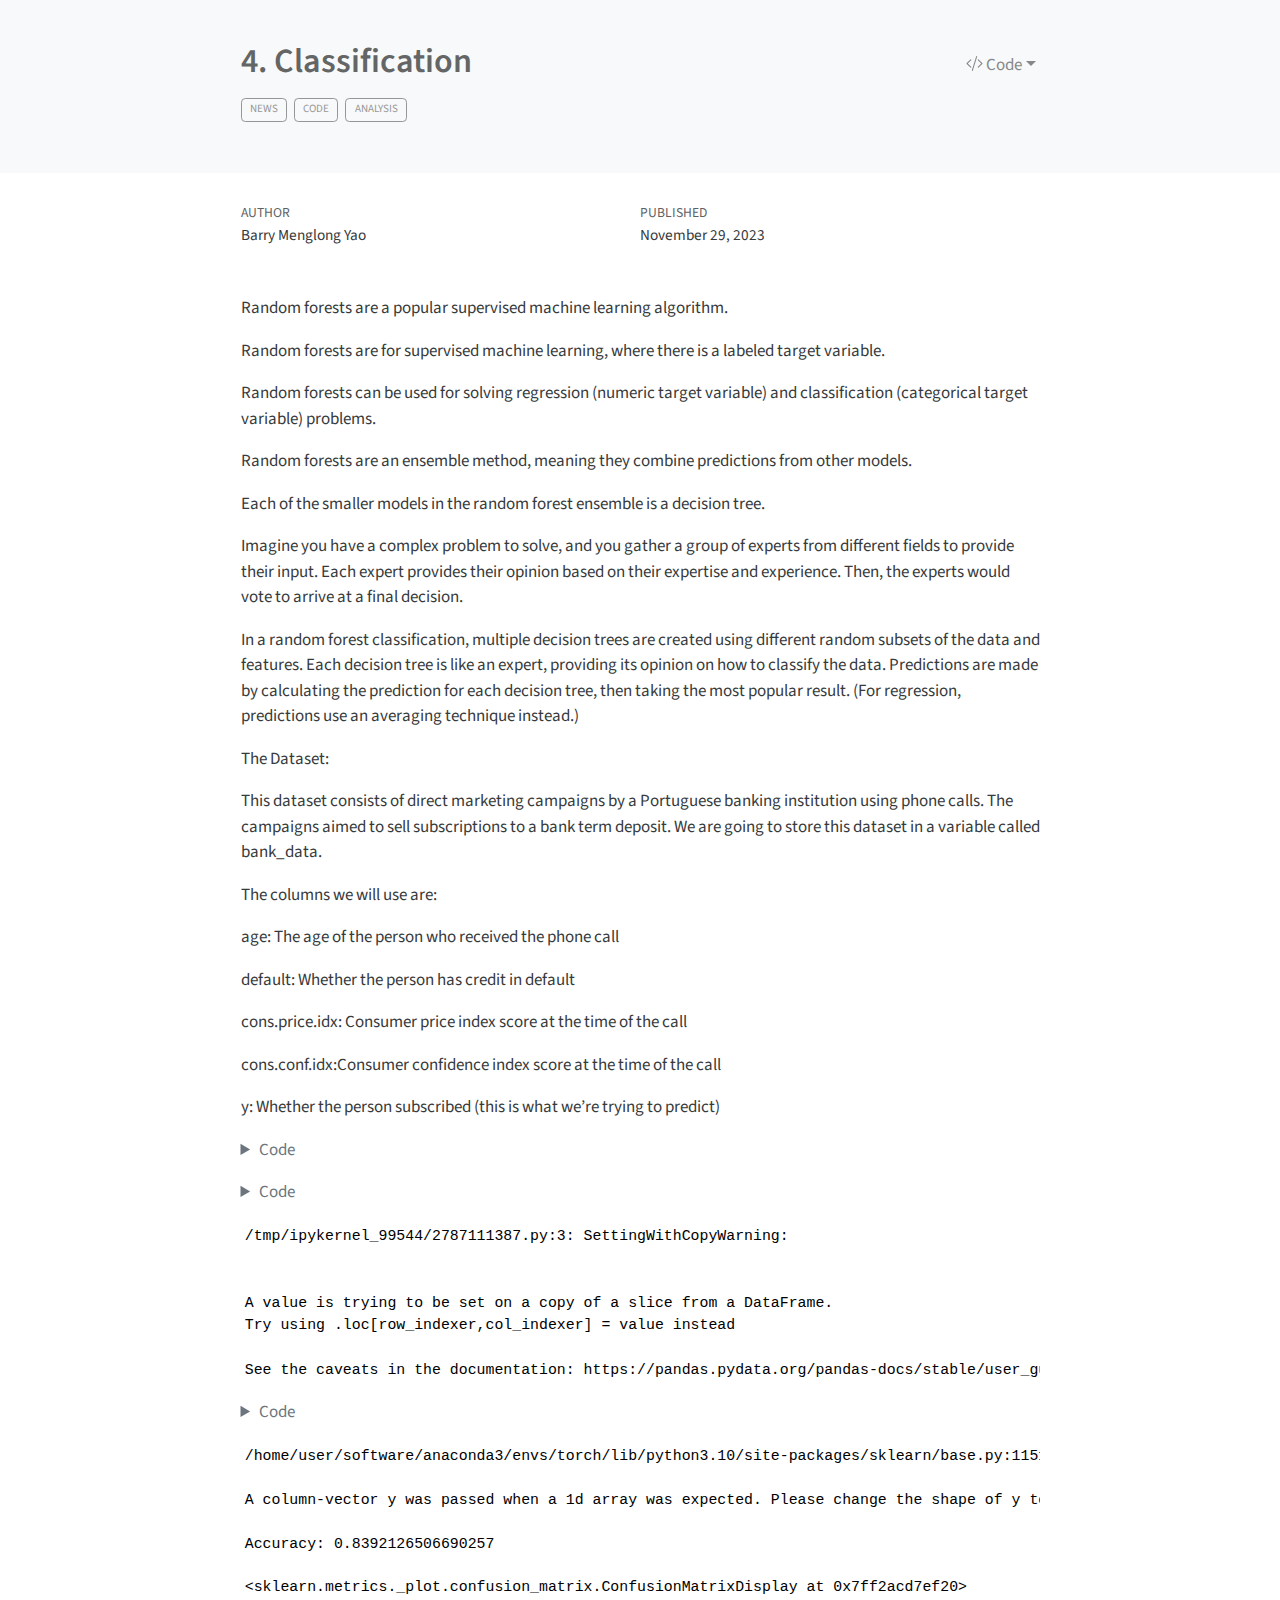
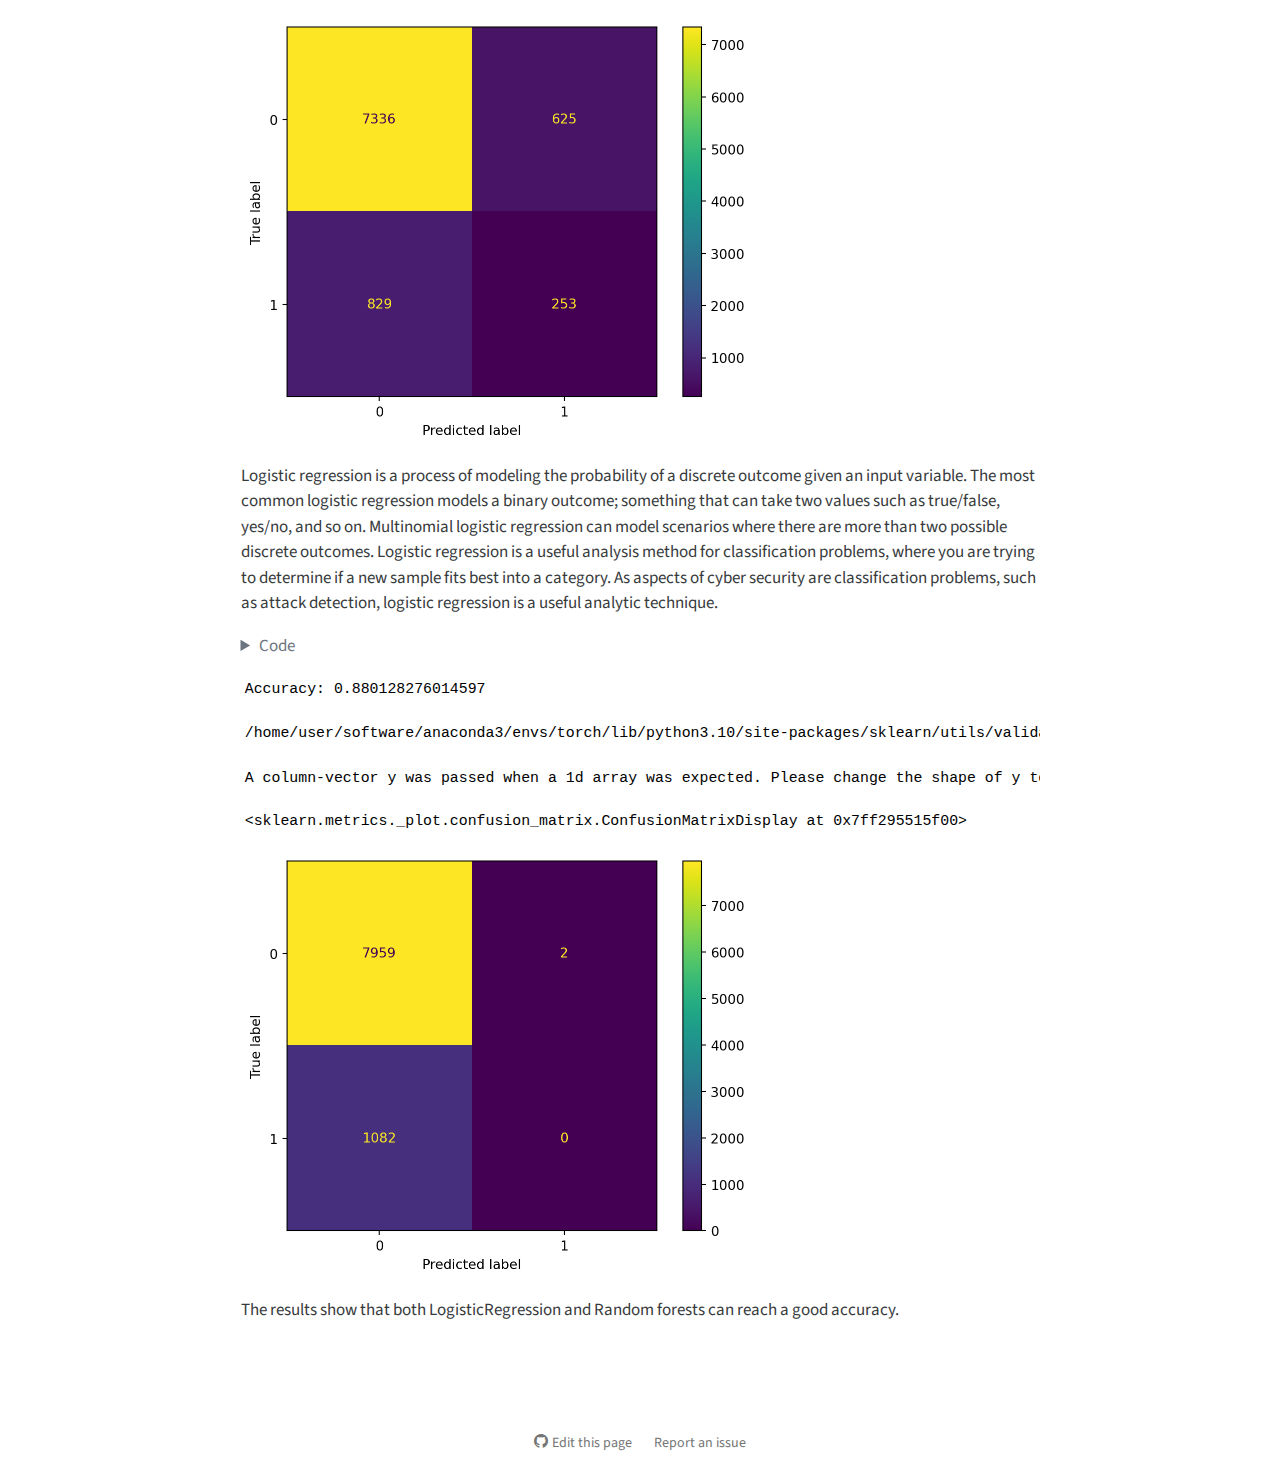
<file: docs/posts/4classification/index.html>
<!DOCTYPE html>
<html xmlns="http://www.w3.org/1999/xhtml" lang="en" xml:lang="en"><head>

<meta charset="utf-8">
<meta name="generator" content="quarto-1.3.450">

<meta name="viewport" content="width=device-width, initial-scale=1.0, user-scalable=yes">

<meta name="author" content="Barry Menglong Yao">
<meta name="dcterms.date" content="2023-11-29">

<title>course - 4. Classification</title>
<style>
code{white-space: pre-wrap;}
span.smallcaps{font-variant: small-caps;}
div.columns{display: flex; gap: min(4vw, 1.5em);}
div.column{flex: auto; overflow-x: auto;}
div.hanging-indent{margin-left: 1.5em; text-indent: -1.5em;}
ul.task-list{list-style: none;}
ul.task-list li input[type="checkbox"] {
  width: 0.8em;
  margin: 0 0.8em 0.2em -1em; /* quarto-specific, see https://github.com/quarto-dev/quarto-cli/issues/4556 */ 
  vertical-align: middle;
}
/* CSS for syntax highlighting */
pre > code.sourceCode { white-space: pre; position: relative; }
pre > code.sourceCode > span { display: inline-block; line-height: 1.25; }
pre > code.sourceCode > span:empty { height: 1.2em; }
.sourceCode { overflow: visible; }
code.sourceCode > span { color: inherit; text-decoration: inherit; }
div.sourceCode { margin: 1em 0; }
pre.sourceCode { margin: 0; }
@media screen {
div.sourceCode { overflow: auto; }
}
@media print {
pre > code.sourceCode { white-space: pre-wrap; }
pre > code.sourceCode > span { text-indent: -5em; padding-left: 5em; }
}
pre.numberSource code
  { counter-reset: source-line 0; }
pre.numberSource code > span
  { position: relative; left: -4em; counter-increment: source-line; }
pre.numberSource code > span > a:first-child::before
  { content: counter(source-line);
    position: relative; left: -1em; text-align: right; vertical-align: baseline;
    border: none; display: inline-block;
    -webkit-touch-callout: none; -webkit-user-select: none;
    -khtml-user-select: none; -moz-user-select: none;
    -ms-user-select: none; user-select: none;
    padding: 0 4px; width: 4em;
  }
pre.numberSource { margin-left: 3em;  padding-left: 4px; }
div.sourceCode
  {   }
@media screen {
pre > code.sourceCode > span > a:first-child::before { text-decoration: underline; }
}
</style>


<script src="../../site_libs/quarto-nav/quarto-nav.js"></script>
<script src="../../site_libs/clipboard/clipboard.min.js"></script>
<script src="../../site_libs/quarto-search/autocomplete.umd.js"></script>
<script src="../../site_libs/quarto-search/fuse.min.js"></script>
<script src="../../site_libs/quarto-search/quarto-search.js"></script>
<meta name="quarto:offset" content="../../">
<script src="../../site_libs/quarto-html/quarto.js"></script>
<script src="../../site_libs/quarto-html/popper.min.js"></script>
<script src="../../site_libs/quarto-html/tippy.umd.min.js"></script>
<script src="../../site_libs/quarto-html/anchor.min.js"></script>
<link href="../../site_libs/quarto-html/tippy.css" rel="stylesheet">
<link href="../../site_libs/quarto-html/quarto-syntax-highlighting.css" rel="stylesheet" id="quarto-text-highlighting-styles">
<script src="../../site_libs/bootstrap/bootstrap.min.js"></script>
<link href="../../site_libs/bootstrap/bootstrap-icons.css" rel="stylesheet">
<link href="../../site_libs/bootstrap/bootstrap.min.css" rel="stylesheet" id="quarto-bootstrap" data-mode="light">
<script id="quarto-search-options" type="application/json">{
  "location": "sidebar",
  "copy-button": false,
  "collapse-after": 3,
  "panel-placement": "start",
  "type": "textbox",
  "limit": 20,
  "language": {
    "search-no-results-text": "No results",
    "search-matching-documents-text": "matching documents",
    "search-copy-link-title": "Copy link to search",
    "search-hide-matches-text": "Hide additional matches",
    "search-more-match-text": "more match in this document",
    "search-more-matches-text": "more matches in this document",
    "search-clear-button-title": "Clear",
    "search-detached-cancel-button-title": "Cancel",
    "search-submit-button-title": "Submit",
    "search-label": "Search"
  }
}</script>


<link rel="stylesheet" href="../../styles.css">
</head>

<body class="fullcontent">

<div id="quarto-search-results"></div>
<!-- content -->
<header id="title-block-header" class="quarto-title-block default page-columns page-full">
  <div class="quarto-title-banner page-columns page-full">
    <div class="quarto-title column-body">
      <div class="quarto-title-block"><div><h1 class="title">4. Classification</h1><button type="button" class="btn code-tools-button dropdown-toggle" id="quarto-code-tools-menu" data-bs-toggle="dropdown" aria-expanded="false"><i class="bi"></i> Code</button><ul class="dropdown-menu dropdown-menu-end" aria-labelelledby="quarto-code-tools-menu"><li><a id="quarto-show-all-code" class="dropdown-item" href="javascript:void(0)" role="button">Show All Code</a></li><li><a id="quarto-hide-all-code" class="dropdown-item" href="javascript:void(0)" role="button">Hide All Code</a></li><li><hr class="dropdown-divider"></li><li><a id="quarto-view-source" class="dropdown-item" href="javascript:void(0)" role="button">View Source</a></li></ul></div></div>
                                <div class="quarto-categories">
                <div class="quarto-category">news</div>
                <div class="quarto-category">code</div>
                <div class="quarto-category">analysis</div>
              </div>
                  </div>
  </div>
    
  
  <div class="quarto-title-meta">

      <div>
      <div class="quarto-title-meta-heading">Author</div>
      <div class="quarto-title-meta-contents">
               <p>Barry Menglong Yao </p>
            </div>
    </div>
      
      <div>
      <div class="quarto-title-meta-heading">Published</div>
      <div class="quarto-title-meta-contents">
        <p class="date">November 29, 2023</p>
      </div>
    </div>
    
      
    </div>
    
  
  </header><div id="quarto-content" class="quarto-container page-columns page-rows-contents page-layout-article">
<!-- sidebar -->
<!-- margin-sidebar -->
    
<!-- main -->
<main class="content quarto-banner-title-block" id="quarto-document-content">




<p>Random forests are a popular supervised machine learning algorithm.</p>
<p>Random forests are for supervised machine learning, where there is a labeled target variable.</p>
<p>Random forests can be used for solving regression (numeric target variable) and classification (categorical target variable) problems.</p>
<p>Random forests are an ensemble method, meaning they combine predictions from other models.</p>
<p>Each of the smaller models in the random forest ensemble is a decision tree.</p>
<p>Imagine you have a complex problem to solve, and you gather a group of experts from different fields to provide their input. Each expert provides their opinion based on their expertise and experience. Then, the experts would vote to arrive at a final decision.</p>
<p>In a random forest classification, multiple decision trees are created using different random subsets of the data and features. Each decision tree is like an expert, providing its opinion on how to classify the data. Predictions are made by calculating the prediction for each decision tree, then taking the most popular result. (For regression, predictions use an averaging technique instead.)</p>
<p>The Dataset:</p>
<p>This dataset consists of direct marketing campaigns by a Portuguese banking institution using phone calls. The campaigns aimed to sell subscriptions to a bank term deposit. We are going to store this dataset in a variable called bank_data.</p>
<p>The columns we will use are:</p>
<p>age: The age of the person who received the phone call</p>
<p>default: Whether the person has credit in default</p>
<p>cons.price.idx: Consumer price index score at the time of the call</p>
<p>cons.conf.idx:Consumer confidence index score at the time of the call</p>
<p>y: Whether the person subscribed (this is what we’re trying to predict)</p>
<div class="cell" data-vscode="{&quot;languageId&quot;:&quot;python&quot;}" data-execution_count="1">
<details>
<summary>Code</summary>
<div class="sourceCode cell-code" id="cb1"><pre class="sourceCode python code-with-copy"><code class="sourceCode python"><span id="cb1-1"><a href="#cb1-1" aria-hidden="true" tabindex="-1"></a><span class="im">from</span> ucimlrepo <span class="im">import</span> fetch_ucirepo </span>
<span id="cb1-2"><a href="#cb1-2" aria-hidden="true" tabindex="-1"></a><span class="im">import</span> pandas <span class="im">as</span> pd</span>
<span id="cb1-3"><a href="#cb1-3" aria-hidden="true" tabindex="-1"></a><span class="im">import</span> numpy <span class="im">as</span> np</span>
<span id="cb1-4"><a href="#cb1-4" aria-hidden="true" tabindex="-1"></a><span class="im">import</span> sklearn</span>
<span id="cb1-5"><a href="#cb1-5" aria-hidden="true" tabindex="-1"></a><span class="im">from</span> scipy.stats <span class="im">import</span> randint</span>
<span id="cb1-6"><a href="#cb1-6" aria-hidden="true" tabindex="-1"></a><span class="im">from</span> sklearn.ensemble <span class="im">import</span> RandomForestClassifier</span>
<span id="cb1-7"><a href="#cb1-7" aria-hidden="true" tabindex="-1"></a><span class="im">from</span> sklearn.metrics <span class="im">import</span> accuracy_score, confusion_matrix, precision_score, recall_score, ConfusionMatrixDisplay</span>
<span id="cb1-8"><a href="#cb1-8" aria-hidden="true" tabindex="-1"></a><span class="im">from</span> sklearn.tree <span class="im">import</span> export_graphviz</span>
<span id="cb1-9"><a href="#cb1-9" aria-hidden="true" tabindex="-1"></a><span class="im">from</span> IPython.display <span class="im">import</span> Image</span>
<span id="cb1-10"><a href="#cb1-10" aria-hidden="true" tabindex="-1"></a><span class="im">import</span> graphviz</span>
<span id="cb1-11"><a href="#cb1-11" aria-hidden="true" tabindex="-1"></a><span class="im">from</span> sklearn.model_selection <span class="im">import</span> RandomizedSearchCV, train_test_split</span>
<span id="cb1-12"><a href="#cb1-12" aria-hidden="true" tabindex="-1"></a>  </span>
<span id="cb1-13"><a href="#cb1-13" aria-hidden="true" tabindex="-1"></a><span class="co"># fetch dataset </span></span>
<span id="cb1-14"><a href="#cb1-14" aria-hidden="true" tabindex="-1"></a>bank_marketing <span class="op">=</span> fetch_ucirepo(<span class="bu">id</span><span class="op">=</span><span class="dv">222</span>) </span>
<span id="cb1-15"><a href="#cb1-15" aria-hidden="true" tabindex="-1"></a><span class="co"># alternatively: fetch_ucirepo(name='Heart Disease')</span></span>
<span id="cb1-16"><a href="#cb1-16" aria-hidden="true" tabindex="-1"></a></span>
<span id="cb1-17"><a href="#cb1-17" aria-hidden="true" tabindex="-1"></a>  </span>
<span id="cb1-18"><a href="#cb1-18" aria-hidden="true" tabindex="-1"></a><span class="co"># data (as pandas dataframes) </span></span>
<span id="cb1-19"><a href="#cb1-19" aria-hidden="true" tabindex="-1"></a>df_X <span class="op">=</span> bank_marketing.data.features </span>
<span id="cb1-20"><a href="#cb1-20" aria-hidden="true" tabindex="-1"></a>df_y <span class="op">=</span> bank_marketing.data.targets </span></code><button title="Copy to Clipboard" class="code-copy-button"><i class="bi"></i></button></pre></div>
</details>
</div>
<div class="cell" data-vscode="{&quot;languageId&quot;:&quot;python&quot;}" data-execution_count="2">
<details>
<summary>Code</summary>
<div class="sourceCode cell-code" id="cb2"><pre class="sourceCode python code-with-copy"><code class="sourceCode python"><span id="cb2-1"><a href="#cb2-1" aria-hidden="true" tabindex="-1"></a>X <span class="op">=</span> df_X.loc[:,[<span class="st">'age'</span>,<span class="st">'default'</span>,<span class="st">'balance'</span>]]</span>
<span id="cb2-2"><a href="#cb2-2" aria-hidden="true" tabindex="-1"></a>X[<span class="st">'default'</span>] <span class="op">=</span> X[<span class="st">'default'</span>].<span class="bu">map</span>({<span class="st">'no'</span>:<span class="dv">0</span>,<span class="st">'yes'</span>:<span class="dv">1</span>,<span class="st">'unknown'</span>:<span class="dv">0</span>})</span>
<span id="cb2-3"><a href="#cb2-3" aria-hidden="true" tabindex="-1"></a>df_y[<span class="st">"y"</span>]<span class="op">=</span>df_y[<span class="st">"y"</span>].<span class="bu">map</span>({<span class="st">'no'</span>:<span class="dv">0</span>,<span class="st">'yes'</span>:<span class="dv">1</span>})</span>
<span id="cb2-4"><a href="#cb2-4" aria-hidden="true" tabindex="-1"></a>y<span class="op">=</span>df_y.loc[:,[<span class="st">'y'</span>]]</span>
<span id="cb2-5"><a href="#cb2-5" aria-hidden="true" tabindex="-1"></a> </span>
<span id="cb2-6"><a href="#cb2-6" aria-hidden="true" tabindex="-1"></a>X_train, X_test, y_train, y_test <span class="op">=</span> train_test_split(X, y, test_size<span class="op">=</span><span class="fl">0.2</span>)</span></code><button title="Copy to Clipboard" class="code-copy-button"><i class="bi"></i></button></pre></div>
</details>
<div class="cell-output cell-output-stderr">
<pre><code>/tmp/ipykernel_99544/2787111387.py:3: SettingWithCopyWarning:


A value is trying to be set on a copy of a slice from a DataFrame.
Try using .loc[row_indexer,col_indexer] = value instead

See the caveats in the documentation: https://pandas.pydata.org/pandas-docs/stable/user_guide/indexing.html#returning-a-view-versus-a-copy
</code></pre>
</div>
</div>
<div class="cell" data-vscode="{&quot;languageId&quot;:&quot;python&quot;}" data-execution_count="3">
<details>
<summary>Code</summary>
<div class="sourceCode cell-code" id="cb4"><pre class="sourceCode python code-with-copy"><code class="sourceCode python"><span id="cb4-1"><a href="#cb4-1" aria-hidden="true" tabindex="-1"></a>rf <span class="op">=</span> RandomForestClassifier()</span>
<span id="cb4-2"><a href="#cb4-2" aria-hidden="true" tabindex="-1"></a>rf.fit(X_train, y_train)</span>
<span id="cb4-3"><a href="#cb4-3" aria-hidden="true" tabindex="-1"></a>y_pred <span class="op">=</span> rf.predict(X_test)</span>
<span id="cb4-4"><a href="#cb4-4" aria-hidden="true" tabindex="-1"></a>accuracy <span class="op">=</span> accuracy_score(y_test, y_pred)</span>
<span id="cb4-5"><a href="#cb4-5" aria-hidden="true" tabindex="-1"></a><span class="bu">print</span>(<span class="st">"Accuracy:"</span>, accuracy)</span>
<span id="cb4-6"><a href="#cb4-6" aria-hidden="true" tabindex="-1"></a><span class="co"># Create the confusion matrix</span></span>
<span id="cb4-7"><a href="#cb4-7" aria-hidden="true" tabindex="-1"></a>cm <span class="op">=</span> confusion_matrix(y_test, y_pred)</span>
<span id="cb4-8"><a href="#cb4-8" aria-hidden="true" tabindex="-1"></a>ConfusionMatrixDisplay(confusion_matrix<span class="op">=</span>cm).plot()</span></code><button title="Copy to Clipboard" class="code-copy-button"><i class="bi"></i></button></pre></div>
</details>
<div class="cell-output cell-output-stderr">
<pre><code>/home/user/software/anaconda3/envs/torch/lib/python3.10/site-packages/sklearn/base.py:1151: DataConversionWarning:

A column-vector y was passed when a 1d array was expected. Please change the shape of y to (n_samples,), for example using ravel().
</code></pre>
</div>
<div class="cell-output cell-output-stdout">
<pre><code>Accuracy: 0.8392126506690257</code></pre>
</div>
<div class="cell-output cell-output-display" data-execution_count="3">
<pre><code>&lt;sklearn.metrics._plot.confusion_matrix.ConfusionMatrixDisplay at 0x7ff2acd7ef20&gt;</code></pre>
</div>
<div class="cell-output cell-output-display">
<p><img src="index_files/figure-html/cell-4-output-4.png" width="513" height="429"></p>
</div>
</div>
<p>Logistic regression is a process of modeling the probability of a discrete outcome given an input variable. The most common logistic regression models a binary outcome; something that can take two values such as true/false, yes/no, and so on. Multinomial logistic regression can model scenarios where there are more than two possible discrete outcomes. Logistic regression is a useful analysis method for classification problems, where you are trying to determine if a new sample fits best into a category. As aspects of cyber security are classification problems, such as attack detection, logistic regression is a useful analytic technique.</p>
<div class="cell" data-vscode="{&quot;languageId&quot;:&quot;python&quot;}" data-execution_count="4">
<details>
<summary>Code</summary>
<div class="sourceCode cell-code" id="cb8"><pre class="sourceCode python code-with-copy"><code class="sourceCode python"><span id="cb8-1"><a href="#cb8-1" aria-hidden="true" tabindex="-1"></a><span class="im">from</span> sklearn.linear_model <span class="im">import</span> LogisticRegression</span>
<span id="cb8-2"><a href="#cb8-2" aria-hidden="true" tabindex="-1"></a></span>
<span id="cb8-3"><a href="#cb8-3" aria-hidden="true" tabindex="-1"></a><span class="co"># all parameters not specified are set to their defaults</span></span>
<span id="cb8-4"><a href="#cb8-4" aria-hidden="true" tabindex="-1"></a>logisticRegr <span class="op">=</span> LogisticRegression()</span>
<span id="cb8-5"><a href="#cb8-5" aria-hidden="true" tabindex="-1"></a>logisticRegr.fit(X_train, y_train)</span>
<span id="cb8-6"><a href="#cb8-6" aria-hidden="true" tabindex="-1"></a>y_pred <span class="op">=</span> logisticRegr.predict(X_test)</span>
<span id="cb8-7"><a href="#cb8-7" aria-hidden="true" tabindex="-1"></a>accuracy <span class="op">=</span> accuracy_score(y_test, y_pred)</span>
<span id="cb8-8"><a href="#cb8-8" aria-hidden="true" tabindex="-1"></a><span class="bu">print</span>(<span class="st">"Accuracy:"</span>, accuracy)</span>
<span id="cb8-9"><a href="#cb8-9" aria-hidden="true" tabindex="-1"></a><span class="co"># Create the confusion matrix</span></span>
<span id="cb8-10"><a href="#cb8-10" aria-hidden="true" tabindex="-1"></a>cm <span class="op">=</span> confusion_matrix(y_test, y_pred)</span>
<span id="cb8-11"><a href="#cb8-11" aria-hidden="true" tabindex="-1"></a>ConfusionMatrixDisplay(confusion_matrix<span class="op">=</span>cm).plot()</span></code><button title="Copy to Clipboard" class="code-copy-button"><i class="bi"></i></button></pre></div>
</details>
<div class="cell-output cell-output-stdout">
<pre><code>Accuracy: 0.880128276014597</code></pre>
</div>
<div class="cell-output cell-output-stderr">
<pre><code>/home/user/software/anaconda3/envs/torch/lib/python3.10/site-packages/sklearn/utils/validation.py:1184: DataConversionWarning:

A column-vector y was passed when a 1d array was expected. Please change the shape of y to (n_samples, ), for example using ravel().
</code></pre>
</div>
<div class="cell-output cell-output-display" data-execution_count="4">
<pre><code>&lt;sklearn.metrics._plot.confusion_matrix.ConfusionMatrixDisplay at 0x7ff295515f00&gt;</code></pre>
</div>
<div class="cell-output cell-output-display">
<p><img src="index_files/figure-html/cell-5-output-4.png" width="513" height="429"></p>
</div>
</div>
<p>The results show that both LogisticRegression and Random forests can reach a good accuracy.</p>


<!-- -->


</main> <!-- /main -->
<script id="quarto-html-after-body" type="application/javascript">
window.document.addEventListener("DOMContentLoaded", function (event) {
  const toggleBodyColorMode = (bsSheetEl) => {
    const mode = bsSheetEl.getAttribute("data-mode");
    const bodyEl = window.document.querySelector("body");
    if (mode === "dark") {
      bodyEl.classList.add("quarto-dark");
      bodyEl.classList.remove("quarto-light");
    } else {
      bodyEl.classList.add("quarto-light");
      bodyEl.classList.remove("quarto-dark");
    }
  }
  const toggleBodyColorPrimary = () => {
    const bsSheetEl = window.document.querySelector("link#quarto-bootstrap");
    if (bsSheetEl) {
      toggleBodyColorMode(bsSheetEl);
    }
  }
  toggleBodyColorPrimary();  
  const icon = "";
  const anchorJS = new window.AnchorJS();
  anchorJS.options = {
    placement: 'right',
    icon: icon
  };
  anchorJS.add('.anchored');
  const isCodeAnnotation = (el) => {
    for (const clz of el.classList) {
      if (clz.startsWith('code-annotation-')) {                     
        return true;
      }
    }
    return false;
  }
  const clipboard = new window.ClipboardJS('.code-copy-button', {
    text: function(trigger) {
      const codeEl = trigger.previousElementSibling.cloneNode(true);
      for (const childEl of codeEl.children) {
        if (isCodeAnnotation(childEl)) {
          childEl.remove();
        }
      }
      return codeEl.innerText;
    }
  });
  clipboard.on('success', function(e) {
    // button target
    const button = e.trigger;
    // don't keep focus
    button.blur();
    // flash "checked"
    button.classList.add('code-copy-button-checked');
    var currentTitle = button.getAttribute("title");
    button.setAttribute("title", "Copied!");
    let tooltip;
    if (window.bootstrap) {
      button.setAttribute("data-bs-toggle", "tooltip");
      button.setAttribute("data-bs-placement", "left");
      button.setAttribute("data-bs-title", "Copied!");
      tooltip = new bootstrap.Tooltip(button, 
        { trigger: "manual", 
          customClass: "code-copy-button-tooltip",
          offset: [0, -8]});
      tooltip.show();    
    }
    setTimeout(function() {
      if (tooltip) {
        tooltip.hide();
        button.removeAttribute("data-bs-title");
        button.removeAttribute("data-bs-toggle");
        button.removeAttribute("data-bs-placement");
      }
      button.setAttribute("title", currentTitle);
      button.classList.remove('code-copy-button-checked');
    }, 1000);
    // clear code selection
    e.clearSelection();
  });
  const viewSource = window.document.getElementById('quarto-view-source') ||
                     window.document.getElementById('quarto-code-tools-source');
  if (viewSource) {
    const sourceUrl = viewSource.getAttribute("data-quarto-source-url");
    viewSource.addEventListener("click", function(e) {
      if (sourceUrl) {
        // rstudio viewer pane
        if (/\bcapabilities=\b/.test(window.location)) {
          window.open(sourceUrl);
        } else {
          window.location.href = sourceUrl;
        }
      } else {
        const modal = new bootstrap.Modal(document.getElementById('quarto-embedded-source-code-modal'));
        modal.show();
      }
      return false;
    });
  }
  function toggleCodeHandler(show) {
    return function(e) {
      const detailsSrc = window.document.querySelectorAll(".cell > details > .sourceCode");
      for (let i=0; i<detailsSrc.length; i++) {
        const details = detailsSrc[i].parentElement;
        if (show) {
          details.open = true;
        } else {
          details.removeAttribute("open");
        }
      }
      const cellCodeDivs = window.document.querySelectorAll(".cell > .sourceCode");
      const fromCls = show ? "hidden" : "unhidden";
      const toCls = show ? "unhidden" : "hidden";
      for (let i=0; i<cellCodeDivs.length; i++) {
        const codeDiv = cellCodeDivs[i];
        if (codeDiv.classList.contains(fromCls)) {
          codeDiv.classList.remove(fromCls);
          codeDiv.classList.add(toCls);
        } 
      }
      return false;
    }
  }
  const hideAllCode = window.document.getElementById("quarto-hide-all-code");
  if (hideAllCode) {
    hideAllCode.addEventListener("click", toggleCodeHandler(false));
  }
  const showAllCode = window.document.getElementById("quarto-show-all-code");
  if (showAllCode) {
    showAllCode.addEventListener("click", toggleCodeHandler(true));
  }
  function tippyHover(el, contentFn) {
    const config = {
      allowHTML: true,
      content: contentFn,
      maxWidth: 500,
      delay: 100,
      arrow: false,
      appendTo: function(el) {
          return el.parentElement;
      },
      interactive: true,
      interactiveBorder: 10,
      theme: 'quarto',
      placement: 'bottom-start'
    };
    window.tippy(el, config); 
  }
  const noterefs = window.document.querySelectorAll('a[role="doc-noteref"]');
  for (var i=0; i<noterefs.length; i++) {
    const ref = noterefs[i];
    tippyHover(ref, function() {
      // use id or data attribute instead here
      let href = ref.getAttribute('data-footnote-href') || ref.getAttribute('href');
      try { href = new URL(href).hash; } catch {}
      const id = href.replace(/^#\/?/, "");
      const note = window.document.getElementById(id);
      return note.innerHTML;
    });
  }
      let selectedAnnoteEl;
      const selectorForAnnotation = ( cell, annotation) => {
        let cellAttr = 'data-code-cell="' + cell + '"';
        let lineAttr = 'data-code-annotation="' +  annotation + '"';
        const selector = 'span[' + cellAttr + '][' + lineAttr + ']';
        return selector;
      }
      const selectCodeLines = (annoteEl) => {
        const doc = window.document;
        const targetCell = annoteEl.getAttribute("data-target-cell");
        const targetAnnotation = annoteEl.getAttribute("data-target-annotation");
        const annoteSpan = window.document.querySelector(selectorForAnnotation(targetCell, targetAnnotation));
        const lines = annoteSpan.getAttribute("data-code-lines").split(",");
        const lineIds = lines.map((line) => {
          return targetCell + "-" + line;
        })
        let top = null;
        let height = null;
        let parent = null;
        if (lineIds.length > 0) {
            //compute the position of the single el (top and bottom and make a div)
            const el = window.document.getElementById(lineIds[0]);
            top = el.offsetTop;
            height = el.offsetHeight;
            parent = el.parentElement.parentElement;
          if (lineIds.length > 1) {
            const lastEl = window.document.getElementById(lineIds[lineIds.length - 1]);
            const bottom = lastEl.offsetTop + lastEl.offsetHeight;
            height = bottom - top;
          }
          if (top !== null && height !== null && parent !== null) {
            // cook up a div (if necessary) and position it 
            let div = window.document.getElementById("code-annotation-line-highlight");
            if (div === null) {
              div = window.document.createElement("div");
              div.setAttribute("id", "code-annotation-line-highlight");
              div.style.position = 'absolute';
              parent.appendChild(div);
            }
            div.style.top = top - 2 + "px";
            div.style.height = height + 4 + "px";
            let gutterDiv = window.document.getElementById("code-annotation-line-highlight-gutter");
            if (gutterDiv === null) {
              gutterDiv = window.document.createElement("div");
              gutterDiv.setAttribute("id", "code-annotation-line-highlight-gutter");
              gutterDiv.style.position = 'absolute';
              const codeCell = window.document.getElementById(targetCell);
              const gutter = codeCell.querySelector('.code-annotation-gutter');
              gutter.appendChild(gutterDiv);
            }
            gutterDiv.style.top = top - 2 + "px";
            gutterDiv.style.height = height + 4 + "px";
          }
          selectedAnnoteEl = annoteEl;
        }
      };
      const unselectCodeLines = () => {
        const elementsIds = ["code-annotation-line-highlight", "code-annotation-line-highlight-gutter"];
        elementsIds.forEach((elId) => {
          const div = window.document.getElementById(elId);
          if (div) {
            div.remove();
          }
        });
        selectedAnnoteEl = undefined;
      };
      // Attach click handler to the DT
      const annoteDls = window.document.querySelectorAll('dt[data-target-cell]');
      for (const annoteDlNode of annoteDls) {
        annoteDlNode.addEventListener('click', (event) => {
          const clickedEl = event.target;
          if (clickedEl !== selectedAnnoteEl) {
            unselectCodeLines();
            const activeEl = window.document.querySelector('dt[data-target-cell].code-annotation-active');
            if (activeEl) {
              activeEl.classList.remove('code-annotation-active');
            }
            selectCodeLines(clickedEl);
            clickedEl.classList.add('code-annotation-active');
          } else {
            // Unselect the line
            unselectCodeLines();
            clickedEl.classList.remove('code-annotation-active');
          }
        });
      }
  const findCites = (el) => {
    const parentEl = el.parentElement;
    if (parentEl) {
      const cites = parentEl.dataset.cites;
      if (cites) {
        return {
          el,
          cites: cites.split(' ')
        };
      } else {
        return findCites(el.parentElement)
      }
    } else {
      return undefined;
    }
  };
  var bibliorefs = window.document.querySelectorAll('a[role="doc-biblioref"]');
  for (var i=0; i<bibliorefs.length; i++) {
    const ref = bibliorefs[i];
    const citeInfo = findCites(ref);
    if (citeInfo) {
      tippyHover(citeInfo.el, function() {
        var popup = window.document.createElement('div');
        citeInfo.cites.forEach(function(cite) {
          var citeDiv = window.document.createElement('div');
          citeDiv.classList.add('hanging-indent');
          citeDiv.classList.add('csl-entry');
          var biblioDiv = window.document.getElementById('ref-' + cite);
          if (biblioDiv) {
            citeDiv.innerHTML = biblioDiv.innerHTML;
          }
          popup.appendChild(citeDiv);
        });
        return popup.innerHTML;
      });
    }
  }
});
</script><div class="modal fade" id="quarto-embedded-source-code-modal" tabindex="-1" aria-labelledby="quarto-embedded-source-code-modal-label" aria-hidden="true"><div class="modal-dialog modal-dialog-scrollable"><div class="modal-content"><div class="modal-header"><h5 class="modal-title" id="quarto-embedded-source-code-modal-label">Source Code</h5><button class="btn-close" data-bs-dismiss="modal"></button></div><div class="modal-body"><div class="">
<div class="sourceCode" id="cb12" data-shortcodes="false"><pre class="sourceCode markdown code-with-copy"><code class="sourceCode markdown"><span id="cb12-1"><a href="#cb12-1" aria-hidden="true" tabindex="-1"></a><span class="co">---</span></span>
<span id="cb12-2"><a href="#cb12-2" aria-hidden="true" tabindex="-1"></a><span class="an">title:</span><span class="co"> 4. Classification</span></span>
<span id="cb12-3"><a href="#cb12-3" aria-hidden="true" tabindex="-1"></a><span class="an">author:</span><span class="co"> Barry Menglong Yao</span></span>
<span id="cb12-4"><a href="#cb12-4" aria-hidden="true" tabindex="-1"></a><span class="an">date:</span><span class="co"> '2023-11-29'</span></span>
<span id="cb12-5"><a href="#cb12-5" aria-hidden="true" tabindex="-1"></a><span class="an">format:</span></span>
<span id="cb12-6"><a href="#cb12-6" aria-hidden="true" tabindex="-1"></a><span class="co">  html:</span></span>
<span id="cb12-7"><a href="#cb12-7" aria-hidden="true" tabindex="-1"></a><span class="co">    code-fold: true</span></span>
<span id="cb12-8"><a href="#cb12-8" aria-hidden="true" tabindex="-1"></a><span class="co">    code-tools: true</span></span>
<span id="cb12-9"><a href="#cb12-9" aria-hidden="true" tabindex="-1"></a><span class="an">categories:</span></span>
<span id="cb12-10"><a href="#cb12-10" aria-hidden="true" tabindex="-1"></a><span class="co">  - news</span></span>
<span id="cb12-11"><a href="#cb12-11" aria-hidden="true" tabindex="-1"></a><span class="co">  - code</span></span>
<span id="cb12-12"><a href="#cb12-12" aria-hidden="true" tabindex="-1"></a><span class="co">  - analysis</span></span>
<span id="cb12-13"><a href="#cb12-13" aria-hidden="true" tabindex="-1"></a><span class="an">jupyter:</span><span class="co"> python3</span></span>
<span id="cb12-14"><a href="#cb12-14" aria-hidden="true" tabindex="-1"></a><span class="co">---</span></span>
<span id="cb12-15"><a href="#cb12-15" aria-hidden="true" tabindex="-1"></a></span>
<span id="cb12-16"><a href="#cb12-16" aria-hidden="true" tabindex="-1"></a>Random forests are a popular supervised machine learning algorithm.</span>
<span id="cb12-17"><a href="#cb12-17" aria-hidden="true" tabindex="-1"></a></span>
<span id="cb12-18"><a href="#cb12-18" aria-hidden="true" tabindex="-1"></a>Random forests are for supervised machine learning, where there is a labeled target variable.</span>
<span id="cb12-19"><a href="#cb12-19" aria-hidden="true" tabindex="-1"></a></span>
<span id="cb12-20"><a href="#cb12-20" aria-hidden="true" tabindex="-1"></a>Random forests can be used for solving regression (numeric target variable) and classification (categorical target variable) problems.</span>
<span id="cb12-21"><a href="#cb12-21" aria-hidden="true" tabindex="-1"></a></span>
<span id="cb12-22"><a href="#cb12-22" aria-hidden="true" tabindex="-1"></a>Random forests are an ensemble method, meaning they combine predictions from other models.</span>
<span id="cb12-23"><a href="#cb12-23" aria-hidden="true" tabindex="-1"></a></span>
<span id="cb12-24"><a href="#cb12-24" aria-hidden="true" tabindex="-1"></a>Each of the smaller models in the random forest ensemble is a decision tree.</span>
<span id="cb12-25"><a href="#cb12-25" aria-hidden="true" tabindex="-1"></a></span>
<span id="cb12-26"><a href="#cb12-26" aria-hidden="true" tabindex="-1"></a>Imagine you have a complex problem to solve, and you gather a group of experts from different fields to provide their input. Each expert provides their opinion based on their expertise and experience. Then, the experts would vote to arrive at a final decision.</span>
<span id="cb12-27"><a href="#cb12-27" aria-hidden="true" tabindex="-1"></a></span>
<span id="cb12-28"><a href="#cb12-28" aria-hidden="true" tabindex="-1"></a>In a random forest classification, multiple decision trees are created using different random subsets of the data and features. Each decision tree is like an expert, providing its opinion on how to classify the data. Predictions are made by calculating the prediction for each decision tree, then taking the most popular result. (For regression, predictions use an averaging technique instead.)</span>
<span id="cb12-29"><a href="#cb12-29" aria-hidden="true" tabindex="-1"></a></span>
<span id="cb12-30"><a href="#cb12-30" aria-hidden="true" tabindex="-1"></a>The Dataset:</span>
<span id="cb12-31"><a href="#cb12-31" aria-hidden="true" tabindex="-1"></a></span>
<span id="cb12-32"><a href="#cb12-32" aria-hidden="true" tabindex="-1"></a>This dataset consists of direct marketing campaigns by a Portuguese banking institution using phone calls. The campaigns aimed to sell subscriptions to a bank term deposit. We are going to store this dataset in a variable called bank_data.</span>
<span id="cb12-33"><a href="#cb12-33" aria-hidden="true" tabindex="-1"></a></span>
<span id="cb12-34"><a href="#cb12-34" aria-hidden="true" tabindex="-1"></a>The columns we will use are:</span>
<span id="cb12-35"><a href="#cb12-35" aria-hidden="true" tabindex="-1"></a></span>
<span id="cb12-36"><a href="#cb12-36" aria-hidden="true" tabindex="-1"></a>age: The age of the person who received the phone call</span>
<span id="cb12-37"><a href="#cb12-37" aria-hidden="true" tabindex="-1"></a></span>
<span id="cb12-38"><a href="#cb12-38" aria-hidden="true" tabindex="-1"></a>default: Whether the person has credit in default</span>
<span id="cb12-39"><a href="#cb12-39" aria-hidden="true" tabindex="-1"></a></span>
<span id="cb12-40"><a href="#cb12-40" aria-hidden="true" tabindex="-1"></a>cons.price.idx: Consumer price index score at the time of the call</span>
<span id="cb12-41"><a href="#cb12-41" aria-hidden="true" tabindex="-1"></a></span>
<span id="cb12-42"><a href="#cb12-42" aria-hidden="true" tabindex="-1"></a>cons.conf.idx:Consumer confidence index score at the time of the call</span>
<span id="cb12-43"><a href="#cb12-43" aria-hidden="true" tabindex="-1"></a></span>
<span id="cb12-44"><a href="#cb12-44" aria-hidden="true" tabindex="-1"></a>y: Whether the person subscribed (this is what we’re trying to predict)</span>
<span id="cb12-45"><a href="#cb12-45" aria-hidden="true" tabindex="-1"></a></span>
<span id="cb12-48"><a href="#cb12-48" aria-hidden="true" tabindex="-1"></a><span class="in">```{python}</span></span>
<span id="cb12-49"><a href="#cb12-49" aria-hidden="true" tabindex="-1"></a><span class="co">#| vscode: {languageId: python}</span></span>
<span id="cb12-50"><a href="#cb12-50" aria-hidden="true" tabindex="-1"></a><span class="im">from</span> ucimlrepo <span class="im">import</span> fetch_ucirepo </span>
<span id="cb12-51"><a href="#cb12-51" aria-hidden="true" tabindex="-1"></a><span class="im">import</span> pandas <span class="im">as</span> pd</span>
<span id="cb12-52"><a href="#cb12-52" aria-hidden="true" tabindex="-1"></a><span class="im">import</span> numpy <span class="im">as</span> np</span>
<span id="cb12-53"><a href="#cb12-53" aria-hidden="true" tabindex="-1"></a><span class="im">import</span> sklearn</span>
<span id="cb12-54"><a href="#cb12-54" aria-hidden="true" tabindex="-1"></a><span class="im">from</span> scipy.stats <span class="im">import</span> randint</span>
<span id="cb12-55"><a href="#cb12-55" aria-hidden="true" tabindex="-1"></a><span class="im">from</span> sklearn.ensemble <span class="im">import</span> RandomForestClassifier</span>
<span id="cb12-56"><a href="#cb12-56" aria-hidden="true" tabindex="-1"></a><span class="im">from</span> sklearn.metrics <span class="im">import</span> accuracy_score, confusion_matrix, precision_score, recall_score, ConfusionMatrixDisplay</span>
<span id="cb12-57"><a href="#cb12-57" aria-hidden="true" tabindex="-1"></a><span class="im">from</span> sklearn.tree <span class="im">import</span> export_graphviz</span>
<span id="cb12-58"><a href="#cb12-58" aria-hidden="true" tabindex="-1"></a><span class="im">from</span> IPython.display <span class="im">import</span> Image</span>
<span id="cb12-59"><a href="#cb12-59" aria-hidden="true" tabindex="-1"></a><span class="im">import</span> graphviz</span>
<span id="cb12-60"><a href="#cb12-60" aria-hidden="true" tabindex="-1"></a><span class="im">from</span> sklearn.model_selection <span class="im">import</span> RandomizedSearchCV, train_test_split</span>
<span id="cb12-61"><a href="#cb12-61" aria-hidden="true" tabindex="-1"></a>  </span>
<span id="cb12-62"><a href="#cb12-62" aria-hidden="true" tabindex="-1"></a><span class="co"># fetch dataset </span></span>
<span id="cb12-63"><a href="#cb12-63" aria-hidden="true" tabindex="-1"></a>bank_marketing <span class="op">=</span> fetch_ucirepo(<span class="bu">id</span><span class="op">=</span><span class="dv">222</span>) </span>
<span id="cb12-64"><a href="#cb12-64" aria-hidden="true" tabindex="-1"></a><span class="co"># alternatively: fetch_ucirepo(name='Heart Disease')</span></span>
<span id="cb12-65"><a href="#cb12-65" aria-hidden="true" tabindex="-1"></a></span>
<span id="cb12-66"><a href="#cb12-66" aria-hidden="true" tabindex="-1"></a>  </span>
<span id="cb12-67"><a href="#cb12-67" aria-hidden="true" tabindex="-1"></a><span class="co"># data (as pandas dataframes) </span></span>
<span id="cb12-68"><a href="#cb12-68" aria-hidden="true" tabindex="-1"></a>df_X <span class="op">=</span> bank_marketing.data.features </span>
<span id="cb12-69"><a href="#cb12-69" aria-hidden="true" tabindex="-1"></a>df_y <span class="op">=</span> bank_marketing.data.targets </span>
<span id="cb12-70"><a href="#cb12-70" aria-hidden="true" tabindex="-1"></a><span class="in">```</span></span>
<span id="cb12-71"><a href="#cb12-71" aria-hidden="true" tabindex="-1"></a></span>
<span id="cb12-74"><a href="#cb12-74" aria-hidden="true" tabindex="-1"></a><span class="in">```{python}</span></span>
<span id="cb12-75"><a href="#cb12-75" aria-hidden="true" tabindex="-1"></a><span class="co">#| vscode: {languageId: python}</span></span>
<span id="cb12-76"><a href="#cb12-76" aria-hidden="true" tabindex="-1"></a>X <span class="op">=</span> df_X.loc[:,[<span class="st">'age'</span>,<span class="st">'default'</span>,<span class="st">'balance'</span>]]</span>
<span id="cb12-77"><a href="#cb12-77" aria-hidden="true" tabindex="-1"></a>X[<span class="st">'default'</span>] <span class="op">=</span> X[<span class="st">'default'</span>].<span class="bu">map</span>({<span class="st">'no'</span>:<span class="dv">0</span>,<span class="st">'yes'</span>:<span class="dv">1</span>,<span class="st">'unknown'</span>:<span class="dv">0</span>})</span>
<span id="cb12-78"><a href="#cb12-78" aria-hidden="true" tabindex="-1"></a>df_y[<span class="st">"y"</span>]<span class="op">=</span>df_y[<span class="st">"y"</span>].<span class="bu">map</span>({<span class="st">'no'</span>:<span class="dv">0</span>,<span class="st">'yes'</span>:<span class="dv">1</span>})</span>
<span id="cb12-79"><a href="#cb12-79" aria-hidden="true" tabindex="-1"></a>y<span class="op">=</span>df_y.loc[:,[<span class="st">'y'</span>]]</span>
<span id="cb12-80"><a href="#cb12-80" aria-hidden="true" tabindex="-1"></a> </span>
<span id="cb12-81"><a href="#cb12-81" aria-hidden="true" tabindex="-1"></a>X_train, X_test, y_train, y_test <span class="op">=</span> train_test_split(X, y, test_size<span class="op">=</span><span class="fl">0.2</span>)</span>
<span id="cb12-82"><a href="#cb12-82" aria-hidden="true" tabindex="-1"></a><span class="in">```</span></span>
<span id="cb12-83"><a href="#cb12-83" aria-hidden="true" tabindex="-1"></a></span>
<span id="cb12-86"><a href="#cb12-86" aria-hidden="true" tabindex="-1"></a><span class="in">```{python}</span></span>
<span id="cb12-87"><a href="#cb12-87" aria-hidden="true" tabindex="-1"></a><span class="co">#| vscode: {languageId: python}</span></span>
<span id="cb12-88"><a href="#cb12-88" aria-hidden="true" tabindex="-1"></a>rf <span class="op">=</span> RandomForestClassifier()</span>
<span id="cb12-89"><a href="#cb12-89" aria-hidden="true" tabindex="-1"></a>rf.fit(X_train, y_train)</span>
<span id="cb12-90"><a href="#cb12-90" aria-hidden="true" tabindex="-1"></a>y_pred <span class="op">=</span> rf.predict(X_test)</span>
<span id="cb12-91"><a href="#cb12-91" aria-hidden="true" tabindex="-1"></a>accuracy <span class="op">=</span> accuracy_score(y_test, y_pred)</span>
<span id="cb12-92"><a href="#cb12-92" aria-hidden="true" tabindex="-1"></a><span class="bu">print</span>(<span class="st">"Accuracy:"</span>, accuracy)</span>
<span id="cb12-93"><a href="#cb12-93" aria-hidden="true" tabindex="-1"></a><span class="co"># Create the confusion matrix</span></span>
<span id="cb12-94"><a href="#cb12-94" aria-hidden="true" tabindex="-1"></a>cm <span class="op">=</span> confusion_matrix(y_test, y_pred)</span>
<span id="cb12-95"><a href="#cb12-95" aria-hidden="true" tabindex="-1"></a>ConfusionMatrixDisplay(confusion_matrix<span class="op">=</span>cm).plot()</span>
<span id="cb12-96"><a href="#cb12-96" aria-hidden="true" tabindex="-1"></a><span class="in">```</span></span>
<span id="cb12-97"><a href="#cb12-97" aria-hidden="true" tabindex="-1"></a></span>
<span id="cb12-98"><a href="#cb12-98" aria-hidden="true" tabindex="-1"></a>Logistic regression is a process of modeling the probability of a discrete outcome given an input variable. The most common logistic regression models a binary outcome; something that can take two values such as true/false, yes/no, and so on. Multinomial logistic regression can model scenarios where there are more than two possible discrete outcomes. Logistic regression is a useful analysis method for classification problems, where you are trying to determine if a new sample fits best into a category. As aspects of cyber security are classification problems, such as attack detection, logistic regression is a useful analytic technique.</span>
<span id="cb12-99"><a href="#cb12-99" aria-hidden="true" tabindex="-1"></a></span>
<span id="cb12-102"><a href="#cb12-102" aria-hidden="true" tabindex="-1"></a><span class="in">```{python}</span></span>
<span id="cb12-103"><a href="#cb12-103" aria-hidden="true" tabindex="-1"></a><span class="co">#| vscode: {languageId: python}</span></span>
<span id="cb12-104"><a href="#cb12-104" aria-hidden="true" tabindex="-1"></a><span class="im">from</span> sklearn.linear_model <span class="im">import</span> LogisticRegression</span>
<span id="cb12-105"><a href="#cb12-105" aria-hidden="true" tabindex="-1"></a></span>
<span id="cb12-106"><a href="#cb12-106" aria-hidden="true" tabindex="-1"></a><span class="co"># all parameters not specified are set to their defaults</span></span>
<span id="cb12-107"><a href="#cb12-107" aria-hidden="true" tabindex="-1"></a>logisticRegr <span class="op">=</span> LogisticRegression()</span>
<span id="cb12-108"><a href="#cb12-108" aria-hidden="true" tabindex="-1"></a>logisticRegr.fit(X_train, y_train)</span>
<span id="cb12-109"><a href="#cb12-109" aria-hidden="true" tabindex="-1"></a>y_pred <span class="op">=</span> logisticRegr.predict(X_test)</span>
<span id="cb12-110"><a href="#cb12-110" aria-hidden="true" tabindex="-1"></a>accuracy <span class="op">=</span> accuracy_score(y_test, y_pred)</span>
<span id="cb12-111"><a href="#cb12-111" aria-hidden="true" tabindex="-1"></a><span class="bu">print</span>(<span class="st">"Accuracy:"</span>, accuracy)</span>
<span id="cb12-112"><a href="#cb12-112" aria-hidden="true" tabindex="-1"></a><span class="co"># Create the confusion matrix</span></span>
<span id="cb12-113"><a href="#cb12-113" aria-hidden="true" tabindex="-1"></a>cm <span class="op">=</span> confusion_matrix(y_test, y_pred)</span>
<span id="cb12-114"><a href="#cb12-114" aria-hidden="true" tabindex="-1"></a>ConfusionMatrixDisplay(confusion_matrix<span class="op">=</span>cm).plot()</span>
<span id="cb12-115"><a href="#cb12-115" aria-hidden="true" tabindex="-1"></a><span class="in">```</span></span>
<span id="cb12-116"><a href="#cb12-116" aria-hidden="true" tabindex="-1"></a></span>
<span id="cb12-117"><a href="#cb12-117" aria-hidden="true" tabindex="-1"></a>The results show that both LogisticRegression and Random forests can reach a good accuracy. </span>
</code><button title="Copy to Clipboard" class="code-copy-button"><i class="bi"></i></button></pre></div>
</div></div></div></div></div>
</div> <!-- /content -->



<footer class="footer"><div class="nav-footer"><div class="nav-footer-center"><div class="toc-actions"><div><i class="bi bi-github"></i></div><div class="action-links"><p><a href="https://github.com/Barry-Menglong-Yao/website-publish/edit/main/posts/4classification/index.qmd" class="toc-action">Edit this page</a></p><p><a href="https://github.com/Barry-Menglong-Yao/website-publish/issues/new" class="toc-action">Report an issue</a></p></div></div></div></div></footer></body></html>
</file>
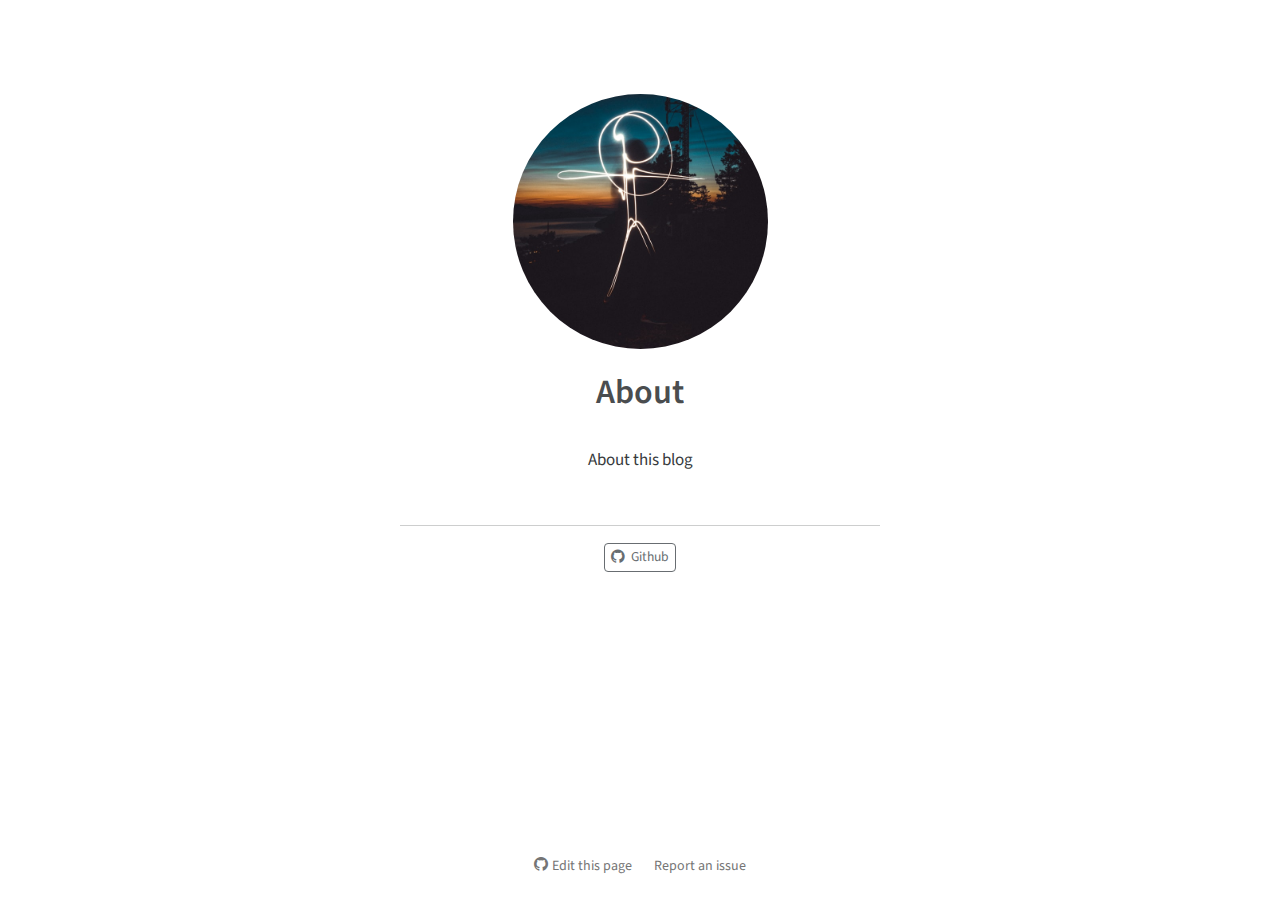
<file: docs/about.html>
<!DOCTYPE html>
<html xmlns="http://www.w3.org/1999/xhtml" lang="en" xml:lang="en"><head>

<meta charset="utf-8">
<meta name="generator" content="quarto-1.3.450">

<meta name="viewport" content="width=device-width, initial-scale=1.0, user-scalable=yes">


<title>course - About</title>
<style>
code{white-space: pre-wrap;}
span.smallcaps{font-variant: small-caps;}
div.columns{display: flex; gap: min(4vw, 1.5em);}
div.column{flex: auto; overflow-x: auto;}
div.hanging-indent{margin-left: 1.5em; text-indent: -1.5em;}
ul.task-list{list-style: none;}
ul.task-list li input[type="checkbox"] {
  width: 0.8em;
  margin: 0 0.8em 0.2em -1em; /* quarto-specific, see https://github.com/quarto-dev/quarto-cli/issues/4556 */ 
  vertical-align: middle;
}
</style>


<script src="site_libs/quarto-nav/quarto-nav.js"></script>
<script src="site_libs/clipboard/clipboard.min.js"></script>
<script src="site_libs/quarto-search/autocomplete.umd.js"></script>
<script src="site_libs/quarto-search/fuse.min.js"></script>
<script src="site_libs/quarto-search/quarto-search.js"></script>
<meta name="quarto:offset" content="./">
<script src="site_libs/quarto-html/quarto.js"></script>
<script src="site_libs/quarto-html/popper.min.js"></script>
<script src="site_libs/quarto-html/tippy.umd.min.js"></script>
<link href="site_libs/quarto-html/tippy.css" rel="stylesheet">
<link href="site_libs/quarto-html/quarto-syntax-highlighting.css" rel="stylesheet" id="quarto-text-highlighting-styles">
<script src="site_libs/bootstrap/bootstrap.min.js"></script>
<link href="site_libs/bootstrap/bootstrap-icons.css" rel="stylesheet">
<link href="site_libs/bootstrap/bootstrap.min.css" rel="stylesheet" id="quarto-bootstrap" data-mode="light">
<script id="quarto-search-options" type="application/json">{
  "location": "sidebar",
  "copy-button": false,
  "collapse-after": 3,
  "panel-placement": "start",
  "type": "textbox",
  "limit": 20,
  "language": {
    "search-no-results-text": "No results",
    "search-matching-documents-text": "matching documents",
    "search-copy-link-title": "Copy link to search",
    "search-hide-matches-text": "Hide additional matches",
    "search-more-match-text": "more match in this document",
    "search-more-matches-text": "more matches in this document",
    "search-clear-button-title": "Clear",
    "search-detached-cancel-button-title": "Cancel",
    "search-submit-button-title": "Submit",
    "search-label": "Search"
  }
}</script>


<link rel="stylesheet" href="styles.css">
</head>

<body class="fullcontent">

<div id="quarto-search-results"></div>
<!-- content -->
<div id="quarto-content" class="quarto-container page-columns page-rows-contents page-layout-article">
<!-- sidebar -->
<!-- margin-sidebar -->
    
<!-- main -->
<div class="quarto-about-jolla">
  <img src="profile.jpg" class="about-image
  round " style="height: 15em; width: 15em;">
 <header id="title-block-header" class="quarto-title-block default">
<div class="quarto-title">
<h1 class="title">About</h1>
</div>
<div class="quarto-title-meta">
  </div>
</header><main class="content" id="quarto-document-content">
<p>About this blog</p>


</main> 
  <hr class="about-sep">
   <div class="about-links">
  <a href="https://github.com" class="about-link" rel="" target="">
    <i class="bi bi-github"></i>
     <span class="about-link-text">Github</span>
  </a>
</div>
</div>
 <!-- /main -->
<script id="quarto-html-after-body" type="application/javascript">
window.document.addEventListener("DOMContentLoaded", function (event) {
  const toggleBodyColorMode = (bsSheetEl) => {
    const mode = bsSheetEl.getAttribute("data-mode");
    const bodyEl = window.document.querySelector("body");
    if (mode === "dark") {
      bodyEl.classList.add("quarto-dark");
      bodyEl.classList.remove("quarto-light");
    } else {
      bodyEl.classList.add("quarto-light");
      bodyEl.classList.remove("quarto-dark");
    }
  }
  const toggleBodyColorPrimary = () => {
    const bsSheetEl = window.document.querySelector("link#quarto-bootstrap");
    if (bsSheetEl) {
      toggleBodyColorMode(bsSheetEl);
    }
  }
  toggleBodyColorPrimary();  
  const isCodeAnnotation = (el) => {
    for (const clz of el.classList) {
      if (clz.startsWith('code-annotation-')) {                     
        return true;
      }
    }
    return false;
  }
  const clipboard = new window.ClipboardJS('.code-copy-button', {
    text: function(trigger) {
      const codeEl = trigger.previousElementSibling.cloneNode(true);
      for (const childEl of codeEl.children) {
        if (isCodeAnnotation(childEl)) {
          childEl.remove();
        }
      }
      return codeEl.innerText;
    }
  });
  clipboard.on('success', function(e) {
    // button target
    const button = e.trigger;
    // don't keep focus
    button.blur();
    // flash "checked"
    button.classList.add('code-copy-button-checked');
    var currentTitle = button.getAttribute("title");
    button.setAttribute("title", "Copied!");
    let tooltip;
    if (window.bootstrap) {
      button.setAttribute("data-bs-toggle", "tooltip");
      button.setAttribute("data-bs-placement", "left");
      button.setAttribute("data-bs-title", "Copied!");
      tooltip = new bootstrap.Tooltip(button, 
        { trigger: "manual", 
          customClass: "code-copy-button-tooltip",
          offset: [0, -8]});
      tooltip.show();    
    }
    setTimeout(function() {
      if (tooltip) {
        tooltip.hide();
        button.removeAttribute("data-bs-title");
        button.removeAttribute("data-bs-toggle");
        button.removeAttribute("data-bs-placement");
      }
      button.setAttribute("title", currentTitle);
      button.classList.remove('code-copy-button-checked');
    }, 1000);
    // clear code selection
    e.clearSelection();
  });
  function tippyHover(el, contentFn) {
    const config = {
      allowHTML: true,
      content: contentFn,
      maxWidth: 500,
      delay: 100,
      arrow: false,
      appendTo: function(el) {
          return el.parentElement;
      },
      interactive: true,
      interactiveBorder: 10,
      theme: 'quarto',
      placement: 'bottom-start'
    };
    window.tippy(el, config); 
  }
  const noterefs = window.document.querySelectorAll('a[role="doc-noteref"]');
  for (var i=0; i<noterefs.length; i++) {
    const ref = noterefs[i];
    tippyHover(ref, function() {
      // use id or data attribute instead here
      let href = ref.getAttribute('data-footnote-href') || ref.getAttribute('href');
      try { href = new URL(href).hash; } catch {}
      const id = href.replace(/^#\/?/, "");
      const note = window.document.getElementById(id);
      return note.innerHTML;
    });
  }
      let selectedAnnoteEl;
      const selectorForAnnotation = ( cell, annotation) => {
        let cellAttr = 'data-code-cell="' + cell + '"';
        let lineAttr = 'data-code-annotation="' +  annotation + '"';
        const selector = 'span[' + cellAttr + '][' + lineAttr + ']';
        return selector;
      }
      const selectCodeLines = (annoteEl) => {
        const doc = window.document;
        const targetCell = annoteEl.getAttribute("data-target-cell");
        const targetAnnotation = annoteEl.getAttribute("data-target-annotation");
        const annoteSpan = window.document.querySelector(selectorForAnnotation(targetCell, targetAnnotation));
        const lines = annoteSpan.getAttribute("data-code-lines").split(",");
        const lineIds = lines.map((line) => {
          return targetCell + "-" + line;
        })
        let top = null;
        let height = null;
        let parent = null;
        if (lineIds.length > 0) {
            //compute the position of the single el (top and bottom and make a div)
            const el = window.document.getElementById(lineIds[0]);
            top = el.offsetTop;
            height = el.offsetHeight;
            parent = el.parentElement.parentElement;
          if (lineIds.length > 1) {
            const lastEl = window.document.getElementById(lineIds[lineIds.length - 1]);
            const bottom = lastEl.offsetTop + lastEl.offsetHeight;
            height = bottom - top;
          }
          if (top !== null && height !== null && parent !== null) {
            // cook up a div (if necessary) and position it 
            let div = window.document.getElementById("code-annotation-line-highlight");
            if (div === null) {
              div = window.document.createElement("div");
              div.setAttribute("id", "code-annotation-line-highlight");
              div.style.position = 'absolute';
              parent.appendChild(div);
            }
            div.style.top = top - 2 + "px";
            div.style.height = height + 4 + "px";
            let gutterDiv = window.document.getElementById("code-annotation-line-highlight-gutter");
            if (gutterDiv === null) {
              gutterDiv = window.document.createElement("div");
              gutterDiv.setAttribute("id", "code-annotation-line-highlight-gutter");
              gutterDiv.style.position = 'absolute';
              const codeCell = window.document.getElementById(targetCell);
              const gutter = codeCell.querySelector('.code-annotation-gutter');
              gutter.appendChild(gutterDiv);
            }
            gutterDiv.style.top = top - 2 + "px";
            gutterDiv.style.height = height + 4 + "px";
          }
          selectedAnnoteEl = annoteEl;
        }
      };
      const unselectCodeLines = () => {
        const elementsIds = ["code-annotation-line-highlight", "code-annotation-line-highlight-gutter"];
        elementsIds.forEach((elId) => {
          const div = window.document.getElementById(elId);
          if (div) {
            div.remove();
          }
        });
        selectedAnnoteEl = undefined;
      };
      // Attach click handler to the DT
      const annoteDls = window.document.querySelectorAll('dt[data-target-cell]');
      for (const annoteDlNode of annoteDls) {
        annoteDlNode.addEventListener('click', (event) => {
          const clickedEl = event.target;
          if (clickedEl !== selectedAnnoteEl) {
            unselectCodeLines();
            const activeEl = window.document.querySelector('dt[data-target-cell].code-annotation-active');
            if (activeEl) {
              activeEl.classList.remove('code-annotation-active');
            }
            selectCodeLines(clickedEl);
            clickedEl.classList.add('code-annotation-active');
          } else {
            // Unselect the line
            unselectCodeLines();
            clickedEl.classList.remove('code-annotation-active');
          }
        });
      }
  const findCites = (el) => {
    const parentEl = el.parentElement;
    if (parentEl) {
      const cites = parentEl.dataset.cites;
      if (cites) {
        return {
          el,
          cites: cites.split(' ')
        };
      } else {
        return findCites(el.parentElement)
      }
    } else {
      return undefined;
    }
  };
  var bibliorefs = window.document.querySelectorAll('a[role="doc-biblioref"]');
  for (var i=0; i<bibliorefs.length; i++) {
    const ref = bibliorefs[i];
    const citeInfo = findCites(ref);
    if (citeInfo) {
      tippyHover(citeInfo.el, function() {
        var popup = window.document.createElement('div');
        citeInfo.cites.forEach(function(cite) {
          var citeDiv = window.document.createElement('div');
          citeDiv.classList.add('hanging-indent');
          citeDiv.classList.add('csl-entry');
          var biblioDiv = window.document.getElementById('ref-' + cite);
          if (biblioDiv) {
            citeDiv.innerHTML = biblioDiv.innerHTML;
          }
          popup.appendChild(citeDiv);
        });
        return popup.innerHTML;
      });
    }
  }
});
</script>
</div> <!-- /content -->



<footer class="footer"><div class="nav-footer"><div class="nav-footer-center"><div class="toc-actions"><div><i class="bi bi-github"></i></div><div class="action-links"><p><a href="https://github.com/Barry-Menglong-Yao/website-publish/edit/main/about.qmd" class="toc-action">Edit this page</a></p><p><a href="https://github.com/Barry-Menglong-Yao/website-publish/issues/new" class="toc-action">Report an issue</a></p></div></div></div></div></footer></body></html>
</file>
<file: docs/site_libs/quarto-html/tippy.css>
.tippy-box[data-animation=fade][data-state=hidden]{opacity:0}[data-tippy-root]{max-width:calc(100vw - 10px)}.tippy-box{position:relative;background-color:#333;color:#fff;border-radius:4px;font-size:14px;line-height:1.4;white-space:normal;outline:0;transition-property:transform,visibility,opacity}.tippy-box[data-placement^=top]>.tippy-arrow{bottom:0}.tippy-box[data-placement^=top]>.tippy-arrow:before{bottom:-7px;left:0;border-width:8px 8px 0;border-top-color:initial;transform-origin:center top}.tippy-box[data-placement^=bottom]>.tippy-arrow{top:0}.tippy-box[data-placement^=bottom]>.tippy-arrow:before{top:-7px;left:0;border-width:0 8px 8px;border-bottom-color:initial;transform-origin:center bottom}.tippy-box[data-placement^=left]>.tippy-arrow{right:0}.tippy-box[data-placement^=left]>.tippy-arrow:before{border-width:8px 0 8px 8px;border-left-color:initial;right:-7px;transform-origin:center left}.tippy-box[data-placement^=right]>.tippy-arrow{left:0}.tippy-box[data-placement^=right]>.tippy-arrow:before{left:-7px;border-width:8px 8px 8px 0;border-right-color:initial;transform-origin:center right}.tippy-box[data-inertia][data-state=visible]{transition-timing-function:cubic-bezier(.54,1.5,.38,1.11)}.tippy-arrow{width:16px;height:16px;color:#333}.tippy-arrow:before{content:"";position:absolute;border-color:transparent;border-style:solid}.tippy-content{position:relative;padding:5px 9px;z-index:1}
</file>
<file: docs/site_libs/quarto-html/quarto-syntax-highlighting.css>
/* quarto syntax highlight colors */
:root {
  --quarto-hl-ot-color: #003B4F;
  --quarto-hl-at-color: #657422;
  --quarto-hl-ss-color: #20794D;
  --quarto-hl-an-color: #5E5E5E;
  --quarto-hl-fu-color: #4758AB;
  --quarto-hl-st-color: #20794D;
  --quarto-hl-cf-color: #003B4F;
  --quarto-hl-op-color: #5E5E5E;
  --quarto-hl-er-color: #AD0000;
  --quarto-hl-bn-color: #AD0000;
  --quarto-hl-al-color: #AD0000;
  --quarto-hl-va-color: #111111;
  --quarto-hl-bu-color: inherit;
  --quarto-hl-ex-color: inherit;
  --quarto-hl-pp-color: #AD0000;
  --quarto-hl-in-color: #5E5E5E;
  --quarto-hl-vs-color: #20794D;
  --quarto-hl-wa-color: #5E5E5E;
  --quarto-hl-do-color: #5E5E5E;
  --quarto-hl-im-color: #00769E;
  --quarto-hl-ch-color: #20794D;
  --quarto-hl-dt-color: #AD0000;
  --quarto-hl-fl-color: #AD0000;
  --quarto-hl-co-color: #5E5E5E;
  --quarto-hl-cv-color: #5E5E5E;
  --quarto-hl-cn-color: #8f5902;
  --quarto-hl-sc-color: #5E5E5E;
  --quarto-hl-dv-color: #AD0000;
  --quarto-hl-kw-color: #003B4F;
}

/* other quarto variables */
:root {
  --quarto-font-monospace: SFMono-Regular, Menlo, Monaco, Consolas, "Liberation Mono", "Courier New", monospace;
}

pre > code.sourceCode > span {
  color: #003B4F;
}

code span {
  color: #003B4F;
}

code.sourceCode > span {
  color: #003B4F;
}

div.sourceCode,
div.sourceCode pre.sourceCode {
  color: #003B4F;
}

code span.ot {
  color: #003B4F;
  font-style: inherit;
}

code span.at {
  color: #657422;
  font-style: inherit;
}

code span.ss {
  color: #20794D;
  font-style: inherit;
}

code span.an {
  color: #5E5E5E;
  font-style: inherit;
}

code span.fu {
  color: #4758AB;
  font-style: inherit;
}

code span.st {
  color: #20794D;
  font-style: inherit;
}

code span.cf {
  color: #003B4F;
  font-style: inherit;
}

code span.op {
  color: #5E5E5E;
  font-style: inherit;
}

code span.er {
  color: #AD0000;
  font-style: inherit;
}

code span.bn {
  color: #AD0000;
  font-style: inherit;
}

code span.al {
  color: #AD0000;
  font-style: inherit;
}

code span.va {
  color: #111111;
  font-style: inherit;
}

code span.bu {
  font-style: inherit;
}

code span.ex {
  font-style: inherit;
}

code span.pp {
  color: #AD0000;
  font-style: inherit;
}

code span.in {
  color: #5E5E5E;
  font-style: inherit;
}

code span.vs {
  color: #20794D;
  font-style: inherit;
}

code span.wa {
  color: #5E5E5E;
  font-style: italic;
}

code span.do {
  color: #5E5E5E;
  font-style: italic;
}

code span.im {
  color: #00769E;
  font-style: inherit;
}

code span.ch {
  color: #20794D;
  font-style: inherit;
}

code span.dt {
  color: #AD0000;
  font-style: inherit;
}

code span.fl {
  color: #AD0000;
  font-style: inherit;
}

code span.co {
  color: #5E5E5E;
  font-style: inherit;
}

code span.cv {
  color: #5E5E5E;
  font-style: italic;
}

code span.cn {
  color: #8f5902;
  font-style: inherit;
}

code span.sc {
  color: #5E5E5E;
  font-style: inherit;
}

code span.dv {
  color: #AD0000;
  font-style: inherit;
}

code span.kw {
  color: #003B4F;
  font-style: inherit;
}

.prevent-inlining {
  content: "</";
}

/*# sourceMappingURL=debc5d5d77c3f9108843748ff7464032.css.map */
</file>
<file: docs/styles.css>
/* css styles */
</file>
